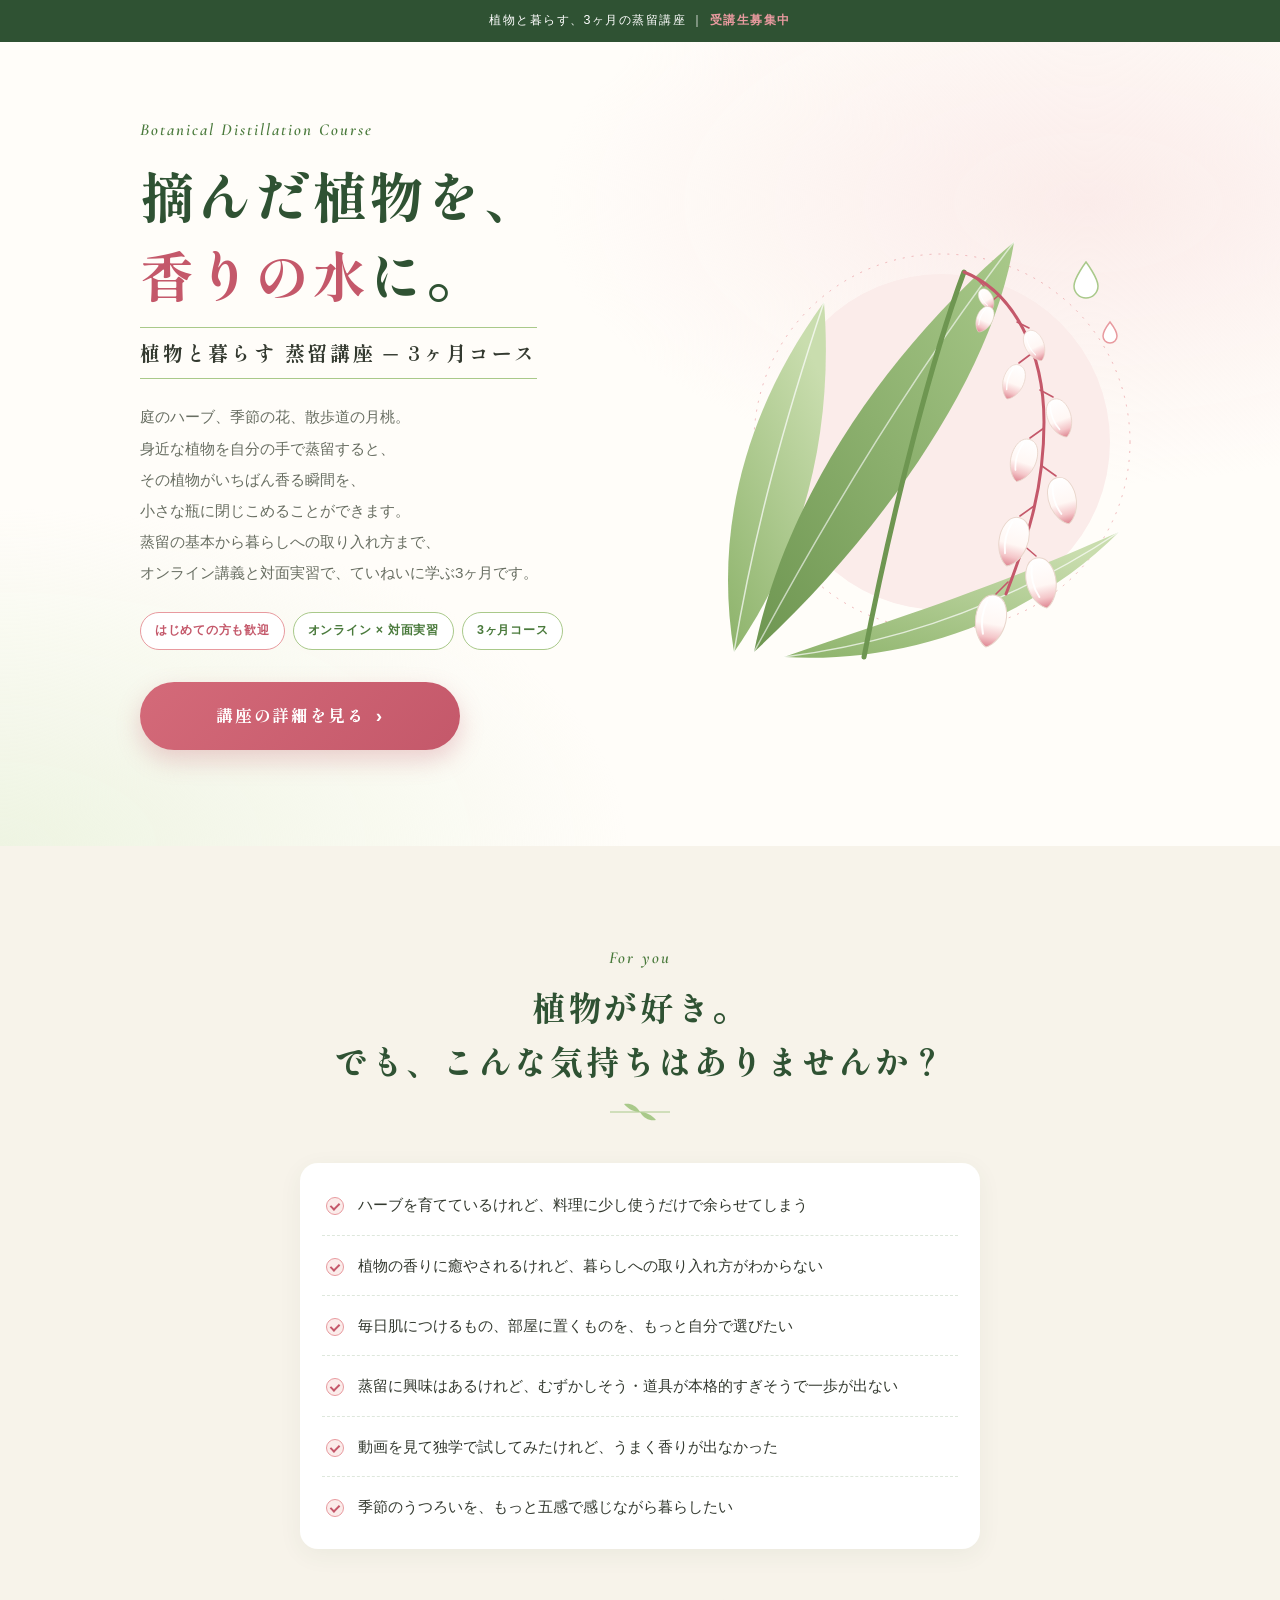
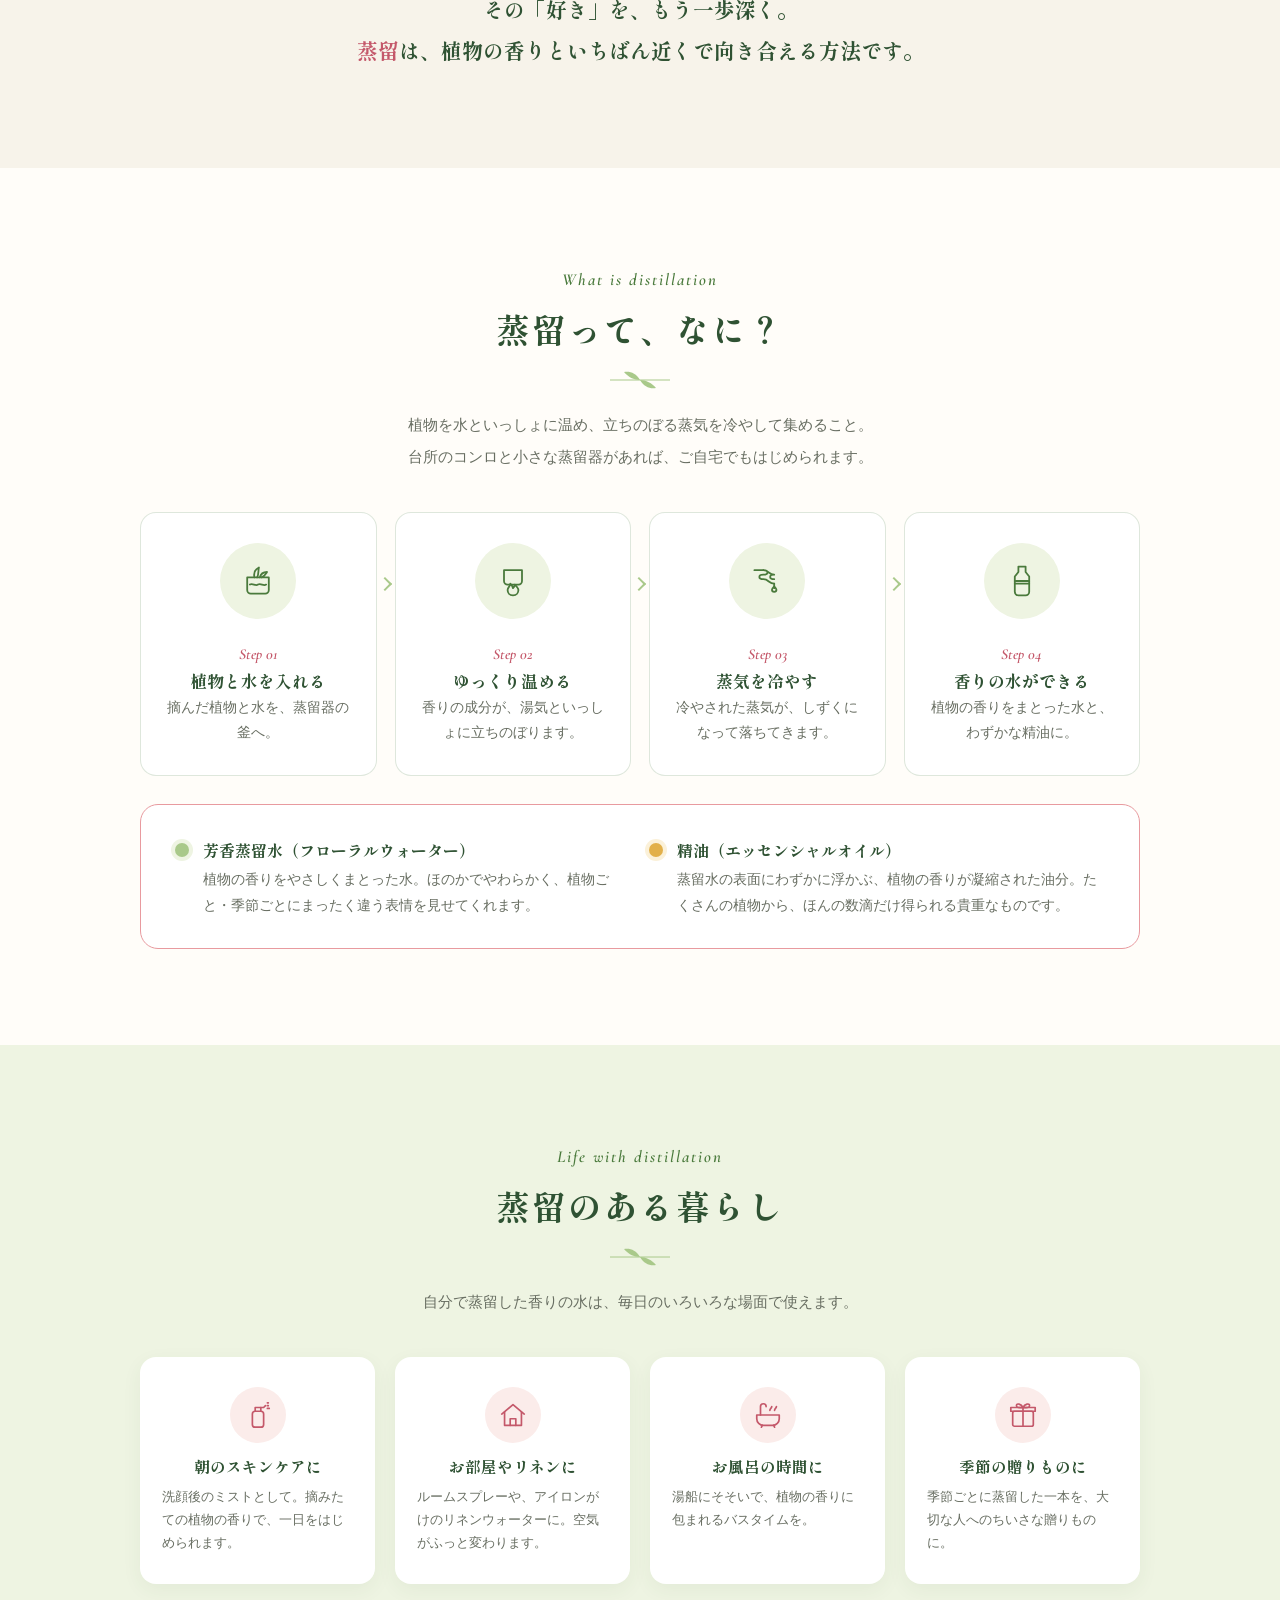
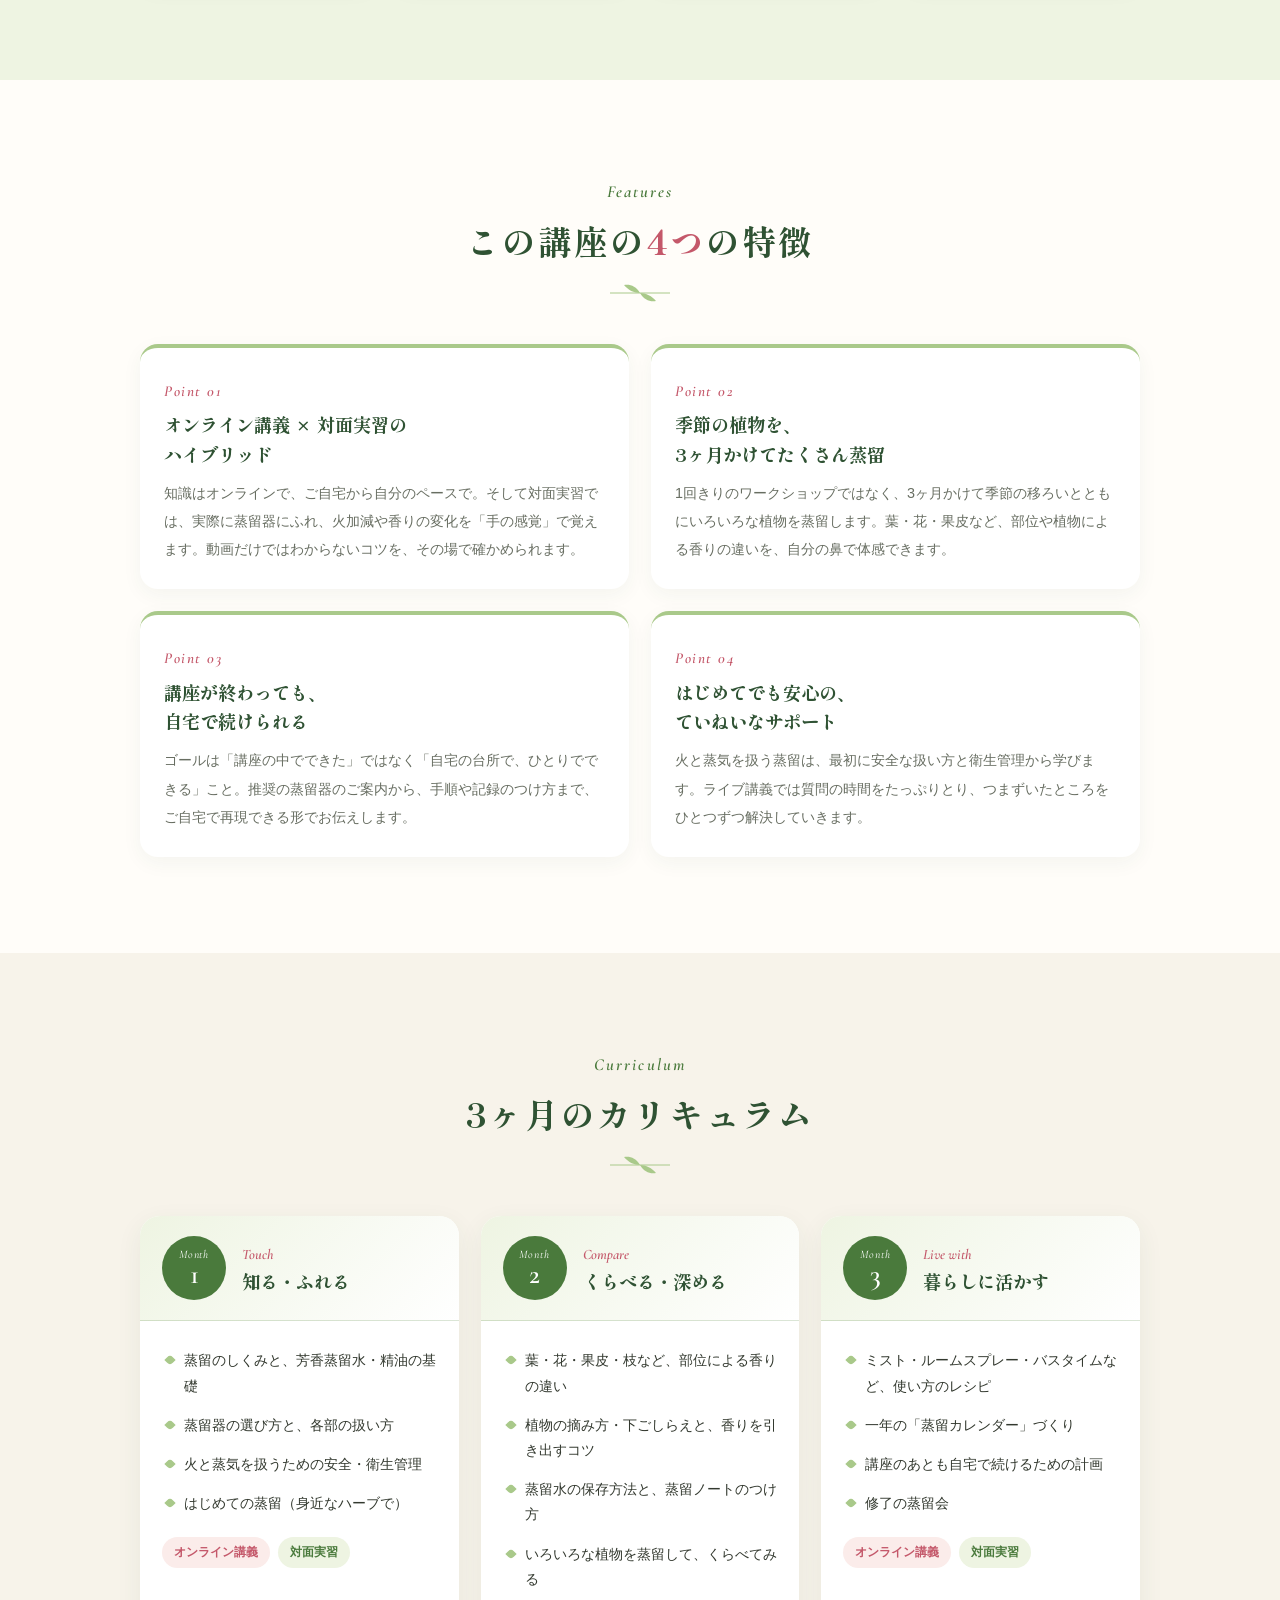
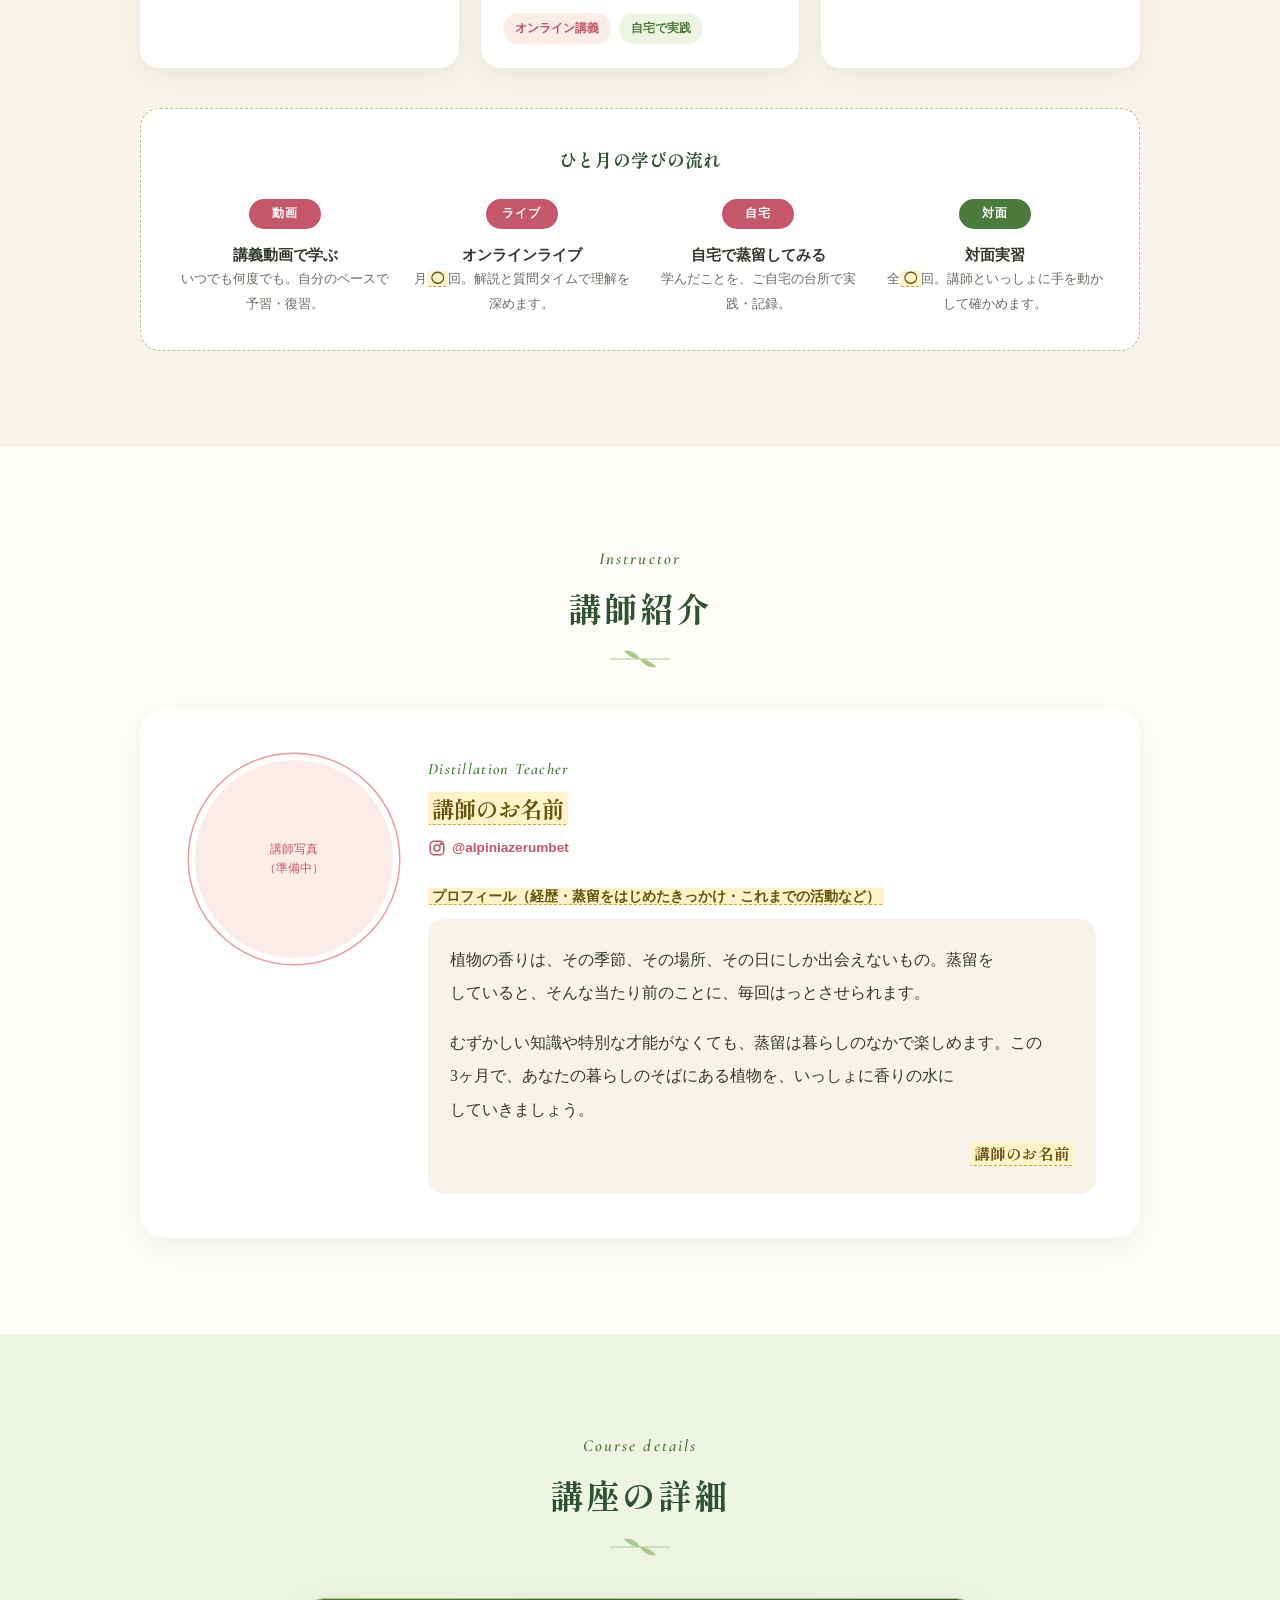
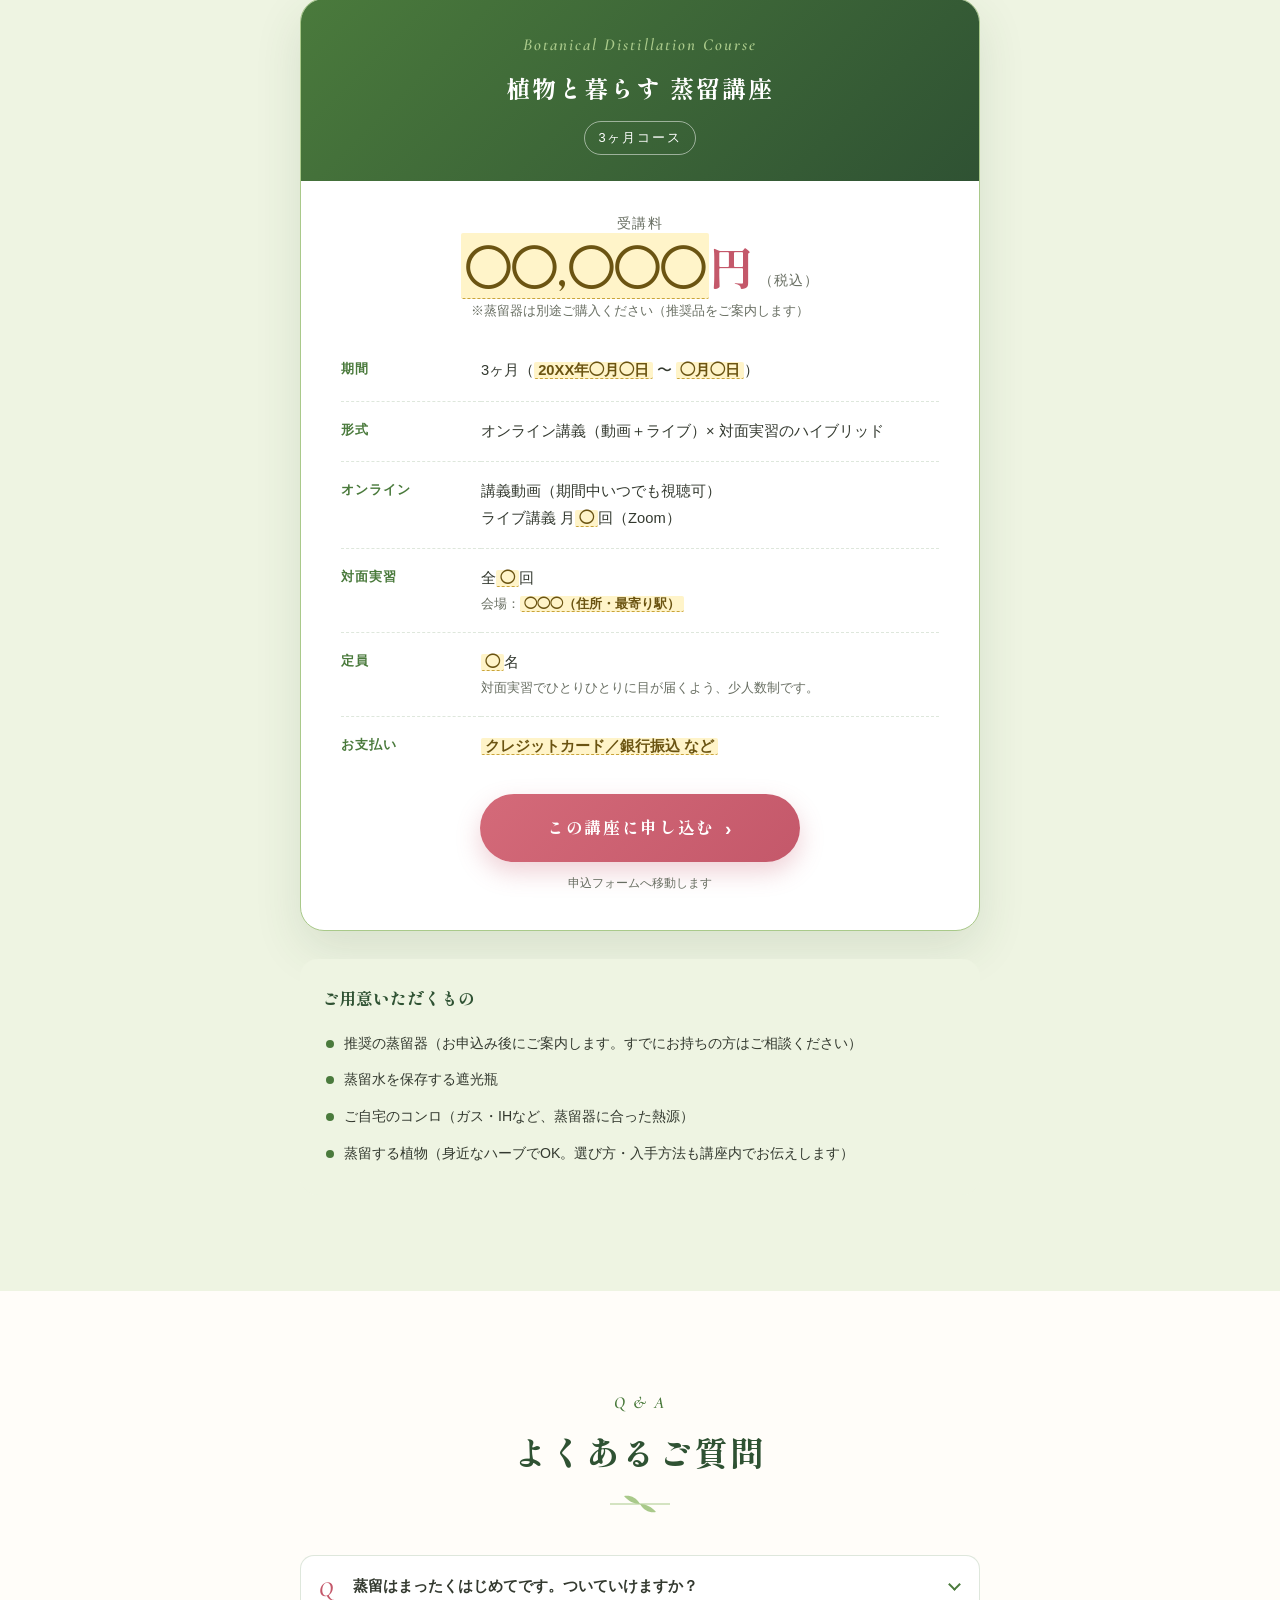
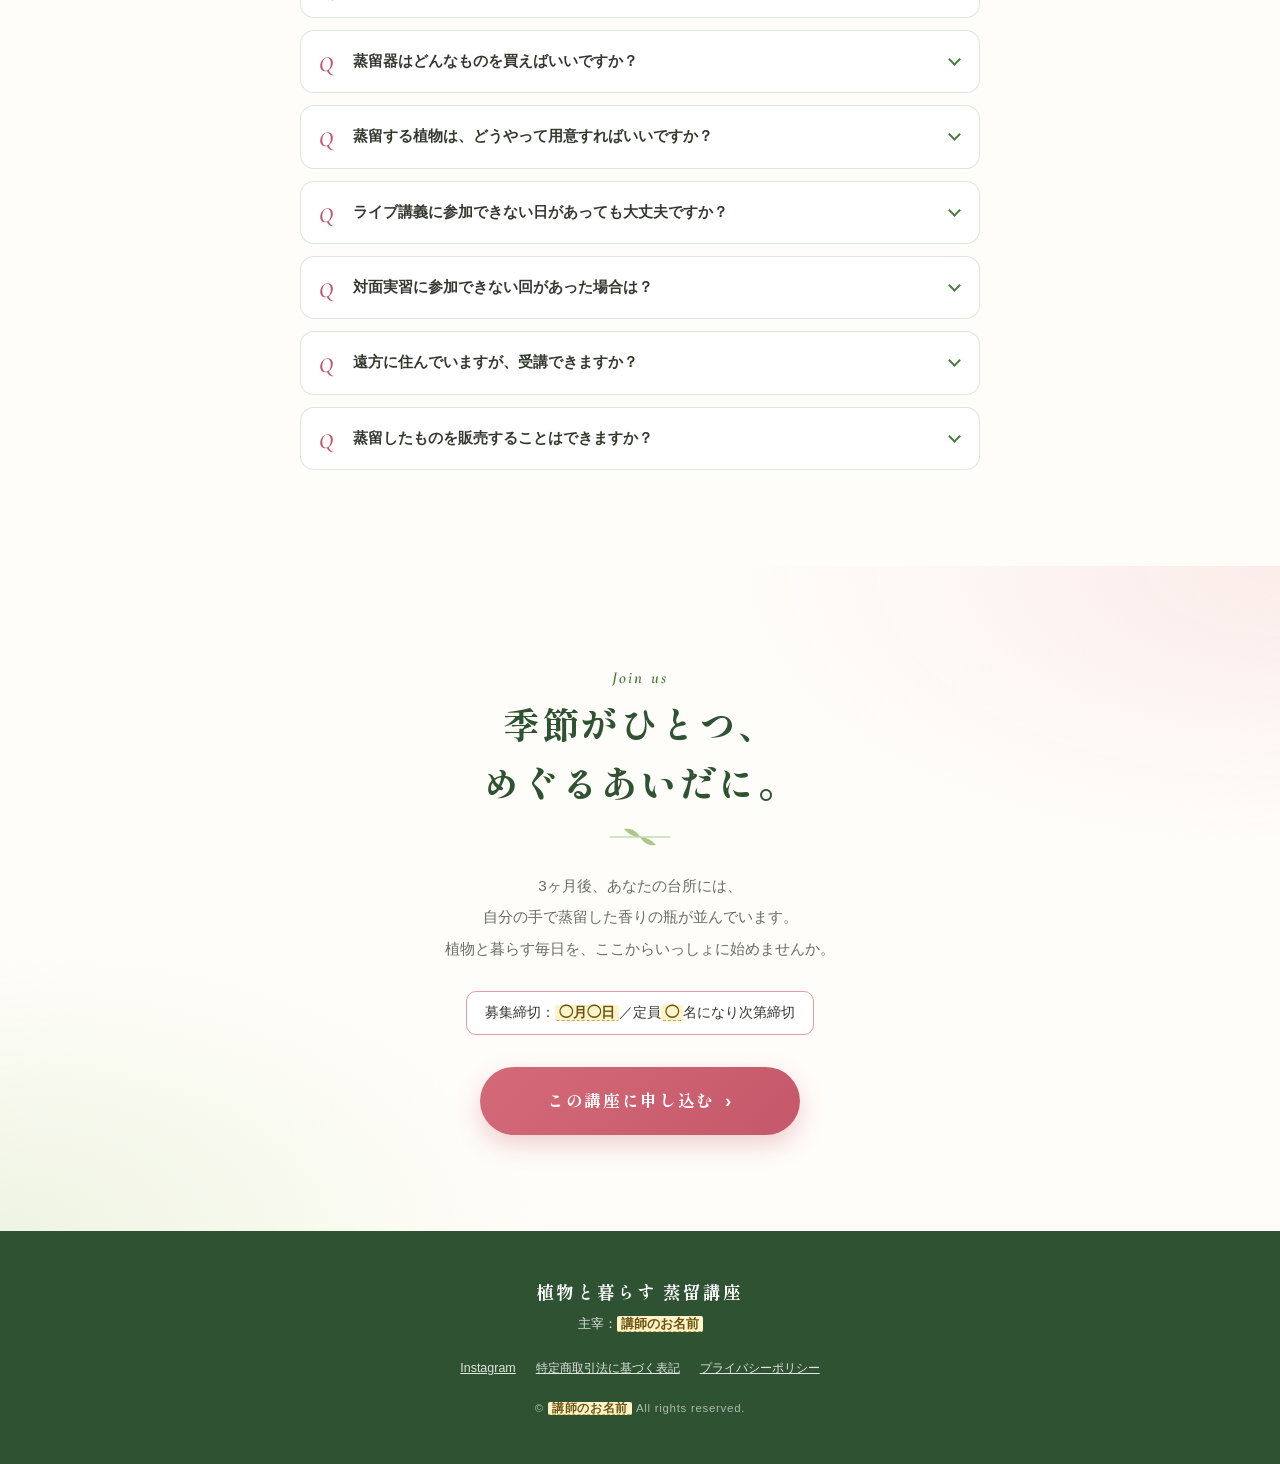
<file: distillation/index.html>
<!DOCTYPE html>
<html lang="ja">
<head>
<meta charset="UTF-8">
<meta name="viewport" content="width=device-width,initial-scale=1">
<title>植物と暮らす蒸留講座｜3ヶ月コース</title>
<meta name="description" content="身近な植物やハーブを自分の手で蒸留し、香りを暮らしに取り入れる3ヶ月の講座。オンライン講義と対面実習のハイブリッドで、はじめての方もていねいに学べます。">
<meta property="og:title" content="植物と暮らす蒸留講座｜3ヶ月コース">
<meta property="og:description" content="摘んだ植物を、香りの水に。オンライン講義＋対面実習で学ぶ、3ヶ月の蒸留講座。">
<meta property="og:type" content="website">
<link rel="preconnect" href="https://fonts.googleapis.com">
<link rel="preconnect" href="https://fonts.gstatic.com" crossorigin>
<link href="https://fonts.googleapis.com/css2?family=Shippori+Mincho+B1:wght@500;700;800&family=Zen+Kaku+Gothic+New:wght@400;500;700&family=Cormorant+Garamond:ital,wght@1,500;1,600&display=swap" rel="stylesheet">
<style>
/* ============================================================
   植物と暮らす蒸留講座 — LP
   Palette: 月桃（白 × 若葉色 × 桃色）
   ============================================================ */
*,*::before,*::after{margin:0;padding:0;box-sizing:border-box}
:root{
  --white:#FFFDF9;
  --cream:#F7F3EA;
  --leaf-deep:#2F5233;
  --leaf:#4A7A3C;
  --wakaba:#A9C98A;
  --wakaba-pale:#EEF4E2;
  --momo:#E89A9F;
  --momo-deep:#C4586A;
  --momo-pale:#FBECEA;
  --kiiro:#E2B04A;
  --ink:#33392F;
  --muted:#686E62;
  --line:rgba(74,122,60,.18);
  --serif:"Shippori Mincho B1","Hiragino Mincho ProN","Yu Mincho",serif;
  --sans:"Zen Kaku Gothic New","Hiragino Kaku Gothic ProN","Yu Gothic",sans-serif;
  --en:"Cormorant Garamond",serif;
}
html{scroll-behavior:smooth;font-size:16px}
body{
  font-family:var(--sans);background:var(--white);color:var(--ink);
  line-height:1.9;overflow-x:hidden;-webkit-font-smoothing:antialiased;
}
img,svg{max-width:100%;display:block}
a{color:inherit}
.wrap{max-width:1040px;margin:0 auto;padding:0 20px}
.wrap-narrow{max-width:720px;margin:0 auto;padding:0 20px}
.sp-only{display:inline}
h1,h2,h3,h4,.lead,.sec-lead,.bridge,.message,.btn-note,.note{word-break:auto-phrase}
@media(min-width:768px){.sp-only{display:none}}

/* 要確認（仮）の箇所。内容が確定したらこのクラスごと外す */
.tbd{
  background:#FFF4C9;border-bottom:1px dashed #C9A43A;
  padding:0 4px;border-radius:2px;color:#6B5412;font-weight:700;
}

/* ===== Top bar ===== */
.topbar{
  background:var(--leaf-deep);color:#fff;text-align:center;
  padding:9px 16px;font-size:.78rem;letter-spacing:.12em;
}
.topbar b{color:var(--momo);font-weight:700}

/* ===== Hero ===== */
.hero{
  position:relative;overflow:hidden;
  background:
    radial-gradient(ellipse 60% 50% at 85% 20%,var(--momo-pale) 0%,transparent 70%),
    radial-gradient(ellipse 70% 60% at 0% 100%,var(--wakaba-pale) 0%,transparent 70%),
    var(--white);
  padding:40px 0 64px;
}
.hero-grid{display:grid;gap:8px;align-items:center}
.hero-art{max-width:250px;margin:0 auto;width:100%}
.hero-copy{text-align:center}
.eyebrow{
  font-family:var(--en);font-style:italic;font-weight:600;
  color:var(--leaf);letter-spacing:.12em;font-size:1.05rem;
}
.hero h1{
  font-family:var(--serif);font-weight:800;color:var(--leaf-deep);
  font-size:clamp(2rem,7.4vw,3.4rem);line-height:1.45;letter-spacing:.06em;
  margin:10px 0 14px;
}
.hero h1 .momo{color:var(--momo-deep)}
.hero .course-name{
  display:inline-block;font-family:var(--serif);font-weight:700;
  color:var(--ink);font-size:clamp(1rem,3.6vw,1.25rem);letter-spacing:.14em;
  padding:6px 0;border-top:1px solid var(--wakaba);border-bottom:1px solid var(--wakaba);
}
.hero .lead{
  margin:22px auto 0;max-width:520px;color:var(--muted);
  font-size:.95rem;line-height:2.05;
}
.badges{display:flex;flex-wrap:wrap;gap:8px;justify-content:center;margin-top:24px}
.badge{
  font-size:.78rem;font-weight:700;letter-spacing:.06em;
  padding:6px 14px;border-radius:999px;background:#fff;
  border:1px solid var(--wakaba);color:var(--leaf);
}
.badge.momo{border-color:var(--momo);color:var(--momo-deep)}
@media(min-width:880px){
  .hero{padding:72px 0 96px}
  .hero-grid{grid-template-columns:1.1fr .9fr;gap:40px}
  .hero-copy{text-align:left;order:1}
  .hero-art{order:2;max-width:420px}
  .hero .lead{margin-left:0}
  .badges{justify-content:flex-start}
  .hero .cta-wrap{text-align:left}
}

/* ===== Buttons ===== */
.cta-wrap{text-align:center;margin-top:32px}
.btn{
  display:inline-flex;align-items:center;justify-content:center;gap:10px;
  min-width:min(100%,320px);padding:18px 36px;border-radius:999px;
  font-family:var(--serif);font-weight:800;font-size:1.05rem;letter-spacing:.1em;
  text-decoration:none;color:#fff;
  background:linear-gradient(135deg,#D46A79 0%,var(--momo-deep) 100%);
  box-shadow:0 10px 24px rgba(196,88,106,.28);
  transition:transform .2s,box-shadow .2s;
}
.btn:hover{transform:translateY(-2px);box-shadow:0 14px 30px rgba(196,88,106,.34)}
.btn .arrow{font-family:var(--sans);font-size:1.2rem;line-height:1}
.btn-note{display:block;margin-top:10px;font-size:.78rem;color:var(--muted)}

/* ===== Section common ===== */
section{padding:72px 0;position:relative}
section.cream{background:var(--cream)}
section.leaf{background:var(--wakaba-pale)}
.sec-head{text-align:center;margin-bottom:40px}
.sec-head .eyebrow{display:block;margin-bottom:6px}
.sec-title{
  font-family:var(--serif);font-weight:800;color:var(--leaf-deep);
  font-size:clamp(1.45rem,4.6vw,2.1rem);line-height:1.6;letter-spacing:.06em;
}
.sec-title .momo{color:var(--momo-deep)}
.sprig{display:block;width:64px;height:22px;margin:14px auto 0;color:var(--wakaba)}
.sec-lead{
  max-width:600px;margin:18px auto 0;color:var(--muted);font-size:.95rem;line-height:2.05;
}
@media(min-width:768px){section{padding:96px 0}}

/* ===== Empathy ===== */
.worries{
  list-style:none;background:#fff;border-radius:18px;padding:12px 22px;
  box-shadow:0 6px 24px rgba(47,82,51,.06);
}
.worries li{
  position:relative;padding:16px 0 16px 36px;font-size:.95rem;line-height:1.8;
  border-bottom:1px dashed var(--line);
}
.worries li:last-child{border-bottom:none}
.worries li::before{
  content:"";position:absolute;left:4px;top:22px;width:18px;height:18px;border-radius:50%;
  background:var(--momo-pale);border:1.5px solid var(--momo);
}
.worries li::after{
  content:"";position:absolute;left:10px;top:26px;width:6px;height:9px;
  border:solid var(--momo-deep);border-width:0 2px 2px 0;transform:rotate(45deg);
}
.bridge{
  text-align:center;margin-top:40px;font-family:var(--serif);font-weight:700;
  color:var(--leaf-deep);font-size:clamp(1.05rem,3.8vw,1.3rem);line-height:2;
}
.bridge .momo{color:var(--momo-deep)}

/* ===== About distillation ===== */
.flow{display:grid;gap:14px;counter-reset:flow}
.flow-step{
  background:#fff;border-radius:16px;padding:22px 20px;
  display:grid;grid-template-columns:64px 1fr;gap:16px;align-items:center;
  border:1px solid var(--line);position:relative;
}
.flow-step .ico{
  width:64px;height:64px;border-radius:50%;background:var(--wakaba-pale);
  display:flex;align-items:center;justify-content:center;color:var(--leaf);
}
.flow-step .ico svg{width:36px;height:36px}
.flow-step .num{
  font-family:var(--en);font-style:italic;color:var(--momo-deep);font-size:.95rem;font-weight:600;
}
.flow-step h3{font-family:var(--serif);font-weight:800;color:var(--leaf-deep);font-size:1.05rem;line-height:1.5}
.flow-step p{font-size:.85rem;color:var(--muted);line-height:1.8;margin-top:2px}
@media(min-width:880px){
  .flow{grid-template-columns:repeat(4,1fr);gap:18px}
  .flow-step{grid-template-columns:1fr;text-align:center;padding:30px 20px}
  .flow-step .ico{margin:0 auto 4px;width:76px;height:76px}
  .flow-step:not(:last-child)::after{
    content:"";position:absolute;right:-14px;top:66px;width:10px;height:10px;
    border:solid var(--wakaba);border-width:2px 2px 0 0;transform:rotate(45deg);
  }
}
.result{
  margin-top:28px;background:#fff;border-radius:18px;padding:26px 22px;
  display:grid;gap:18px;border:1.5px solid var(--momo);
}
.result-item{display:flex;gap:14px;align-items:flex-start}
.result-item .dot{
  flex-shrink:0;width:14px;height:14px;border-radius:50%;margin-top:8px;
  background:var(--wakaba);box-shadow:0 0 0 4px var(--wakaba-pale);
}
.result-item .dot.oil{background:var(--kiiro);box-shadow:0 0 0 4px #FBF1D9}
.result-item h4{font-family:var(--serif);font-weight:800;color:var(--leaf-deep);font-size:1rem}
.result-item p{font-size:.88rem;color:var(--muted);line-height:1.85}
@media(min-width:768px){.result{grid-template-columns:1fr 1fr;padding:30px 34px}}

/* ===== Life cards ===== */
.life-grid{display:grid;gap:16px;grid-template-columns:1fr 1fr}
.life-card{
  background:#fff;border-radius:16px;padding:22px 16px;text-align:center;
  box-shadow:0 6px 20px rgba(47,82,51,.06);
}
.life-card .ico{
  width:56px;height:56px;margin:0 auto 12px;border-radius:50%;
  background:var(--momo-pale);color:var(--momo-deep);
  display:flex;align-items:center;justify-content:center;
}
.life-card .ico svg{width:30px;height:30px}
.life-card h3{font-family:var(--serif);font-weight:800;color:var(--leaf-deep);font-size:.98rem;line-height:1.5;margin-bottom:6px}
.life-card p{font-size:.8rem;color:var(--muted);line-height:1.8;text-align:left}
@media(min-width:880px){.life-grid{grid-template-columns:repeat(4,1fr);gap:20px}.life-card{padding:30px 22px}}

/* ===== Features ===== */
.features{display:grid;gap:18px}
.feature{
  background:#fff;border-radius:18px;padding:28px 24px 26px;position:relative;
  border-top:4px solid var(--wakaba);box-shadow:0 6px 20px rgba(47,82,51,.05);
}
.feature .no{
  font-family:var(--en);font-style:italic;font-weight:600;color:var(--momo-deep);
  font-size:.95rem;letter-spacing:.1em;
}
.feature h3{
  font-family:var(--serif);font-weight:800;color:var(--leaf-deep);
  font-size:1.15rem;line-height:1.6;margin:4px 0 10px;
}
.feature p{font-size:.9rem;color:var(--muted);line-height:1.95}
@media(min-width:768px){.features{grid-template-columns:1fr 1fr;gap:22px}}

/* ===== Curriculum ===== */
.month-list{display:grid;gap:22px}
.month{
  background:#fff;border-radius:20px;overflow:hidden;
  box-shadow:0 8px 26px rgba(47,82,51,.07);
}
.month-head{
  display:flex;align-items:center;gap:16px;padding:20px 22px;
  background:linear-gradient(135deg,var(--wakaba-pale) 0%,#fff 100%);
  border-bottom:1px solid var(--line);
}
.month-head .m{
  flex-shrink:0;width:64px;height:64px;border-radius:50%;background:var(--leaf);color:#fff;
  display:flex;flex-direction:column;align-items:center;justify-content:center;line-height:1;
}
.month-head .m small{font-family:var(--en);font-style:italic;font-size:.72rem;letter-spacing:.08em}
.month-head .m b{font-family:var(--en);font-size:1.7rem;font-weight:600}
.month-head .theme{font-family:var(--en);font-style:italic;color:var(--momo-deep);font-size:.9rem;font-weight:600}
.month-head h3{font-family:var(--serif);font-weight:800;color:var(--leaf-deep);font-size:1.15rem;line-height:1.5}
.month-body{padding:20px 22px 24px}
.month-body ul{list-style:none}
.month-body li{
  position:relative;padding:7px 0 7px 22px;font-size:.9rem;line-height:1.75;
}
.month-body li::before{
  content:"";position:absolute;left:4px;top:15px;width:8px;height:8px;border-radius:50% 0;
  background:var(--wakaba);transform:rotate(45deg);
}
.tag-row{display:flex;flex-wrap:wrap;gap:8px;margin-top:14px}
.tag{
  font-size:.75rem;font-weight:700;padding:4px 12px;border-radius:999px;
  background:var(--wakaba-pale);color:var(--leaf);
}
.tag.momo{background:var(--momo-pale);color:var(--momo-deep)}
@media(min-width:880px){.month-list{grid-template-columns:repeat(3,1fr)}}

/* monthly rhythm */
.rhythm{
  margin-top:40px;background:#fff;border-radius:20px;padding:28px 22px;
  border:1.5px dashed var(--wakaba);
}
.rhythm h3{
  text-align:center;font-family:var(--serif);font-weight:800;color:var(--leaf-deep);
  font-size:1.1rem;margin-bottom:20px;
}
.rhythm ol{list-style:none;display:grid;gap:12px}
.rhythm li{display:flex;gap:14px;align-items:flex-start}
.rhythm .step{
  flex-shrink:0;min-width:72px;text-align:center;font-size:.72rem;font-weight:700;
  letter-spacing:.08em;color:#fff;background:var(--momo-deep);border-radius:999px;padding:4px 10px;margin-top:3px;
}
.rhythm li.offline .step{background:var(--leaf)}
.rhythm h4{font-size:.95rem;font-weight:700;color:var(--ink);line-height:1.6}
.rhythm p{font-size:.84rem;color:var(--muted);line-height:1.8}
@media(min-width:880px){
  .rhythm{padding:34px 36px}
  .rhythm ol{grid-template-columns:repeat(4,1fr);gap:20px}
  .rhythm li{flex-direction:column;align-items:center;text-align:center}
}

/* ===== Instructor ===== */
.teacher{
  background:#fff;border-radius:24px;padding:30px 22px;
  box-shadow:0 10px 30px rgba(47,82,51,.08);display:grid;gap:24px;
}
.teacher-photo{
  width:180px;height:180px;margin:0 auto;border-radius:50%;overflow:hidden;
  background:var(--momo-pale);border:6px solid #fff;box-shadow:0 0 0 1.5px var(--momo);
  display:flex;align-items:center;justify-content:center;color:var(--momo-deep);
  font-size:.75rem;text-align:center;line-height:1.6;
}
.teacher-photo img{width:100%;height:100%;object-fit:cover}
.teacher .role{font-family:var(--en);font-style:italic;color:var(--leaf);font-weight:600;letter-spacing:.08em}
.teacher h3{font-family:var(--serif);font-weight:800;color:var(--leaf-deep);font-size:1.4rem;margin:2px 0 6px}
.teacher .insta{
  display:inline-flex;align-items:center;gap:6px;font-size:.85rem;font-weight:700;
  color:var(--momo-deep);text-decoration:none;
}
.teacher .insta svg{width:18px;height:18px}
.teacher .profile{margin-top:14px;font-size:.9rem;line-height:2}
.message{
  margin-top:8px;padding:24px 22px;border-radius:16px;background:var(--cream);
  font-family:var(--serif);font-size:.98rem;line-height:2.15;color:var(--ink);
}
.message p+p{margin-top:1em}
.message .sign{text-align:right;margin-top:10px;font-weight:700;color:var(--leaf-deep)}
@media(min-width:768px){
  .teacher{grid-template-columns:220px 1fr;padding:44px 44px;align-items:start}
  .teacher-photo{width:210px;height:210px}
}

/* ===== Details / Price ===== */
.plan{
  background:#fff;border-radius:24px;overflow:hidden;
  box-shadow:0 18px 48px rgba(47,82,51,.12);border:1.5px solid var(--wakaba);
}
.plan-head{
  text-align:center;padding:30px 20px 26px;color:#fff;
  background:linear-gradient(135deg,var(--leaf) 0%,var(--leaf-deep) 100%);
  position:relative;
}
.plan-head .eyebrow{color:var(--wakaba)}
.plan-head h3{font-family:var(--serif);font-weight:800;font-size:1.5rem;letter-spacing:.08em;margin-top:4px}
.plan-head .period{display:inline-block;margin-top:10px;font-size:.8rem;letter-spacing:.14em;padding:4px 14px;border:1px solid rgba(255,255,255,.5);border-radius:999px}
.price{
  text-align:center;padding:30px 20px 8px;
}
.price .label{font-size:.85rem;color:var(--muted);letter-spacing:.1em}
.price .amount{
  font-family:var(--serif);font-weight:800;color:var(--momo-deep);
  font-size:clamp(2rem,8vw,2.8rem);line-height:1.3;letter-spacing:.02em;
}
.price .amount small{font-size:.9rem;color:var(--muted);font-weight:500;margin-left:4px}
.price .note{font-size:.8rem;color:var(--muted);margin-top:4px}
.spec{padding:10px 22px 8px}
.spec dl{display:grid;grid-template-columns:1fr}
.spec dt{
  font-size:.8rem;font-weight:700;color:var(--leaf);letter-spacing:.08em;padding-top:14px;
}
.spec dd{font-size:.92rem;line-height:1.85;padding-bottom:14px;border-bottom:1px dashed var(--line)}
.spec dd:last-of-type{border-bottom:none}
.spec dd small{display:block;color:var(--muted);font-size:.8rem}
@media(min-width:640px){
  .spec{padding:10px 40px 8px}
  .spec dl{grid-template-columns:140px 1fr}
  .spec dt{padding:16px 0;border-bottom:1px dashed var(--line)}
  .spec dd{padding:16px 0}
  .spec dt:nth-last-of-type(1){border-bottom:none}
}
.plan .cta-wrap{margin:10px 0 0;padding:0 20px 34px}
.prepare{
  margin-top:28px;background:var(--wakaba-pale);border-radius:18px;padding:24px 22px;
}
.prepare h3{font-family:var(--serif);font-weight:800;color:var(--leaf-deep);font-size:1.05rem;margin-bottom:10px}
.prepare ul{list-style:none}
.prepare li{position:relative;padding:6px 0 6px 22px;font-size:.88rem;line-height:1.75}
.prepare li::before{content:"";position:absolute;left:4px;top:15px;width:8px;height:8px;border-radius:50%;background:var(--leaf)}

/* ===== FAQ ===== */
.faq{display:grid;gap:12px}
.faq details{background:#fff;border-radius:14px;border:1px solid var(--line);overflow:hidden}
.faq summary{
  list-style:none;cursor:pointer;padding:18px 48px 18px 52px;position:relative;
  font-weight:700;font-size:.93rem;line-height:1.7;color:var(--ink);
}
.faq summary::-webkit-details-marker{display:none}
.faq summary::before{
  content:"Q";position:absolute;left:18px;top:15px;font-family:var(--en);font-style:italic;
  font-size:1.35rem;font-weight:600;color:var(--momo-deep);
}
.faq summary::after{
  content:"";position:absolute;right:20px;top:24px;width:9px;height:9px;
  border:solid var(--leaf);border-width:0 2px 2px 0;transform:rotate(45deg);transition:transform .2s;
}
.faq details[open] summary::after{transform:rotate(-135deg);top:28px}
.faq .a{
  padding:0 22px 20px 52px;font-size:.88rem;line-height:1.95;color:var(--muted);position:relative;
}
.faq .a::before{
  content:"A";position:absolute;left:19px;top:-4px;font-family:var(--en);font-style:italic;
  font-size:1.35rem;font-weight:600;color:var(--leaf);
}

/* ===== Final CTA ===== */
.final{
  text-align:center;overflow:hidden;
  background:
    radial-gradient(ellipse 60% 60% at 100% 0%,var(--momo-pale) 0%,transparent 70%),
    radial-gradient(ellipse 60% 60% at 0% 100%,var(--wakaba-pale) 0%,transparent 70%),
    var(--white);
}
.final .sec-title{font-size:clamp(1.5rem,5.2vw,2.3rem)}
.final p.lead{margin:22px auto 0;max-width:520px;color:var(--muted);line-height:2.1;font-size:.95rem}
.final .deadline{
  display:inline-block;margin-top:26px;padding:8px 18px;border-radius:10px;
  background:#fff;border:1px solid var(--momo);font-size:.85rem;color:var(--ink);
}

/* ===== Footer ===== */
footer{background:var(--leaf-deep);color:rgba(255,255,255,.85);text-align:center;padding:44px 20px 110px}
footer .logo{font-family:var(--serif);font-weight:700;font-size:1.1rem;letter-spacing:.12em;color:#fff}
footer .by{font-size:.8rem;margin-top:4px}
footer .links{display:flex;flex-wrap:wrap;gap:8px 20px;justify-content:center;margin-top:20px;font-size:.78rem}
footer .links a{color:rgba(255,255,255,.85)}
footer .copy{margin-top:18px;font-size:.72rem;color:rgba(255,255,255,.6);letter-spacing:.06em}
@media(min-width:880px){footer{padding-bottom:44px}}

/* ===== Sticky CTA (mobile) ===== */
.sticky-cta{
  position:fixed;left:0;right:0;bottom:0;z-index:50;padding:10px 14px calc(10px + env(safe-area-inset-bottom));
  background:rgba(255,253,249,.94);backdrop-filter:blur(6px);-webkit-backdrop-filter:blur(6px);
  border-top:1px solid var(--line);
  transform:translateY(110%);transition:transform .3s;
}
.sticky-cta.show{transform:translateY(0)}
.sticky-cta .btn{width:100%;min-width:0;padding:14px 20px;font-size:.98rem}
@media(min-width:880px){.sticky-cta{display:none}}

/* ===== Reveal ===== */
.reveal{opacity:0;transform:translateY(16px);transition:opacity .7s ease,transform .7s ease}
.reveal.in{opacity:1;transform:none}
@media(prefers-reduced-motion:reduce){
  html{scroll-behavior:auto}
  .reveal{opacity:1;transform:none;transition:none}
  .btn,.sticky-cta{transition:none}
}
</style>
</head>
<body>

<!-- 共通パーツ（SVG） -->
<svg width="0" height="0" style="position:absolute" aria-hidden="true">
  <defs>
    <linearGradient id="budGrad" x1="0" y1="0" x2="0" y2="1">
      <stop offset="0" stop-color="#FFFFFF"/>
      <stop offset=".55" stop-color="#FFF7F4"/>
      <stop offset=".8" stop-color="#F4C6C9"/>
      <stop offset="1" stop-color="#DE8591"/>
    </linearGradient>
    <linearGradient id="leafGradA" x1="0" y1="1" x2="1" y2="0">
      <stop offset="0" stop-color="#6E9651"/>
      <stop offset="1" stop-color="#A9C98A"/>
    </linearGradient>
    <linearGradient id="leafGradB" x1="0" y1="1" x2=".6" y2="0">
      <stop offset="0" stop-color="#8DB36B"/>
      <stop offset="1" stop-color="#C9DDAE"/>
    </linearGradient>
    <symbol id="bud" viewBox="-16 -24 32 54" overflow="visible">
      <path d="M0,-22 C12,-22 16,-6 14,6 C12,18 5,26 0,28 C-5,26 -12,18 -14,6 C-16,-6 -12,-22 0,-22Z"
            fill="url(#budGrad)" stroke="#E9D6CC" stroke-width="1"/>
      <path d="M-6,-16 C-9,-6 -9,6 -5,16" fill="none" stroke="#fff" stroke-width="2" stroke-linecap="round" opacity=".9"/>
    </symbol>
    <symbol id="sprig" viewBox="0 0 64 22">
      <path d="M2,11 H62" stroke="currentColor" stroke-width="1"/>
      <path d="M32,11 C28,4 22,2 16,3 C20,8 26,11 32,11Z" fill="currentColor"/>
      <path d="M32,11 C36,18 42,20 48,19 C44,14 38,11 32,11Z" fill="currentColor"/>
    </symbol>
  </defs>
</svg>

<div class="topbar">植物と暮らす、3ヶ月の蒸留講座 ｜ <b>受講生募集中</b></div>

<!-- ============ HERO ============ -->
<header class="hero">
  <div class="wrap hero-grid">
    <div class="hero-art" aria-hidden="true">
      <svg viewBox="0 0 420 460" role="img">
        <circle cx="228" cy="240" r="168" fill="#FBECEA"/>
        <circle cx="228" cy="240" r="188" fill="none" stroke="#E89A9F" stroke-width="1" stroke-dasharray="2 7" opacity=".7"/>
        <!-- leaves -->
        <path d="M20,450 C0,330 30,210 110,100 C120,230 90,350 20,450Z" fill="url(#leafGradB)"/>
        <path d="M20,450 C40,330 70,220 110,100" fill="none" stroke="#fff" stroke-width="1.5" opacity=".7"/>
        <path d="M40,450 C70,300 170,150 300,40 C280,170 170,330 40,450Z" fill="url(#leafGradA)"/>
        <path d="M40,450 C110,320 200,170 300,40" fill="none" stroke="#fff" stroke-width="1.5" opacity=".6"/>
        <path d="M70,455 C170,420 270,390 405,330 C315,420 190,462 70,455Z" fill="url(#leafGradB)"/>
        <path d="M70,455 C190,440 300,400 405,330" fill="none" stroke="#fff" stroke-width="1.5" opacity=".7"/>
        <!-- stems -->
        <path d="M150,455 C180,300 220,150 250,70" fill="none" stroke="#6E9651" stroke-width="5" stroke-linecap="round"/>
        <path d="M250,70 C300,90 330,150 330,220 C330,290 312,340 292,392" fill="none" stroke="#C4586A" stroke-width="3" stroke-linecap="round"/>
        <!-- pedicels -->
        <g stroke="#C4586A" stroke-width="1.6" stroke-linecap="round" fill="none">
          <path d="M262,76 L270,84"/><path d="M284,94 L274,102"/><path d="M303,120 L315,126"/>
          <path d="M317,152 L305,161"/><path d="M326,188 L339,195"/><path d="M330,226 L316,236"/>
          <path d="M328,264 L342,274"/><path d="M320,304 L306,314"/><path d="M308,342 L322,354"/>
          <path d="M294,380 L282,392"/>
        </g>
        <!-- buds -->
        <use href="#bud" x="-16" y="-24" width="32" height="54" transform="translate(272,96) rotate(-30) scale(.45)"/>
        <use href="#bud" x="-16" y="-24" width="32" height="54" transform="translate(271,116) rotate(25) scale(.55)"/>
        <use href="#bud" x="-16" y="-24" width="32" height="54" transform="translate(320,142) rotate(-25) scale(.65)"/>
        <use href="#bud" x="-16" y="-24" width="32" height="54" transform="translate(300,178) rotate(20) scale(.72)"/>
        <use href="#bud" x="-16" y="-24" width="32" height="54" transform="translate(345,214) rotate(-20) scale(.8)"/>
        <use href="#bud" x="-16" y="-24" width="32" height="54" transform="translate(310,256) rotate(18) scale(.88)"/>
        <use href="#bud" x="-16" y="-24" width="32" height="54" transform="translate(348,296) rotate(-15) scale(.95)"/>
        <use href="#bud" x="-16" y="-24" width="32" height="54" transform="translate(300,337) rotate(15) scale(1)"/>
        <use href="#bud" x="-16" y="-24" width="32" height="54" transform="translate(327,378) rotate(-12) scale(1.02)"/>
        <use href="#bud" x="-16" y="-24" width="32" height="54" transform="translate(277,416) rotate(10) scale(1.05)"/>
        <!-- drops -->
        <path d="M372,60 C372,60 360,76 360,84 A12,12 0 0 0 384,84 C384,76 372,60 372,60Z" fill="#fff" stroke="#A9C98A" stroke-width="1.5"/>
        <path d="M396,120 C396,120 389,129 389,134 A7,7 0 0 0 403,134 C403,129 396,120 396,120Z" fill="#fff" stroke="#E89A9F" stroke-width="1.5"/>
      </svg>
    </div>

    <div class="hero-copy">
      <span class="eyebrow">Botanical Distillation Course</span>
      <h1>摘んだ植物を、<br><span class="momo">香りの水</span>に。</h1>
      <div class="course-name">植物と暮らす 蒸留講座 ─ 3ヶ月コース</div>
      <p class="lead">
        庭のハーブ、季節の花、散歩道の月桃。<br>
        身近な植物を自分の手で蒸留すると、<br>
        その植物がいちばん香る瞬間を、<br>
        小さな瓶に閉じこめることができます。<br>
        蒸留の基本から暮らしへの取り入れ方まで、<br>
        オンライン講義と対面実習で、<br class="sp-only">ていねいに学ぶ3ヶ月です。
      </p>
      <div class="badges">
        <span class="badge momo">はじめての方も歓迎</span>
        <span class="badge">オンライン × 対面実習</span>
        <span class="badge">3ヶ月コース</span>
      </div>
      <div class="cta-wrap">
        <a href="#plan" class="btn">講座の詳細を見る <span class="arrow">›</span></a>
      </div>
    </div>
  </div>
</header>

<!-- ============ EMPATHY ============ -->
<section class="cream">
  <div class="wrap-narrow">
    <div class="sec-head reveal">
      <span class="eyebrow">For you</span>
      <h2 class="sec-title">植物が好き。<br>でも、こんな気持ちは<br class="sp-only">ありませんか？</h2>
      <svg class="sprig"><use href="#sprig"/></svg>
    </div>
    <ul class="worries reveal">
      <li>ハーブを育てているけれど、料理に少し使うだけで余らせてしまう</li>
      <li>植物の香りに癒やされるけれど、暮らしへの取り入れ方がわからない</li>
      <li>毎日肌につけるもの、部屋に置くものを、もっと自分で選びたい</li>
      <li>蒸留に興味はあるけれど、むずかしそう・道具が本格的すぎそうで一歩が出ない</li>
      <li>動画を見て独学で試してみたけれど、うまく香りが出なかった</li>
      <li>季節のうつろいを、もっと五感で感じながら暮らしたい</li>
    </ul>
    <p class="bridge reveal">
      その「好き」を、もう一歩深く。<br>
      <span class="momo">蒸留</span>は、植物の香りと<br class="sp-only">いちばん近くで向き合える方法です。
    </p>
  </div>
</section>

<!-- ============ ABOUT DISTILLATION ============ -->
<section>
  <div class="wrap">
    <div class="sec-head reveal">
      <span class="eyebrow">What is distillation</span>
      <h2 class="sec-title">蒸留って、なに？</h2>
      <svg class="sprig"><use href="#sprig"/></svg>
      <p class="sec-lead">
        植物を水といっしょに温め、<br class="sp-only">立ちのぼる蒸気を冷やして集めること。<br>
        台所のコンロと小さな蒸留器があれば、<br class="sp-only">ご自宅でもはじめられます。
      </p>
    </div>

    <div class="flow reveal">
      <div class="flow-step">
        <div class="ico" aria-hidden="true">
          <svg viewBox="0 0 40 40" fill="none" stroke="currentColor" stroke-width="2" stroke-linecap="round" stroke-linejoin="round">
            <path d="M8 16h24v14a4 4 0 0 1-4 4H12a4 4 0 0 1-4-4z"/><path d="M11 24c3-2 6 2 9 0s6 2 9 0"/>
            <path d="M16 16c-1-5 1-9 5-11-1 4 0 8-2 11"/><path d="M22 16c1-4 4-6 8-6-2 3-3 5-6 6"/>
          </svg>
        </div>
        <div>
          <span class="num">Step 01</span>
          <h3>植物と水を入れる</h3>
          <p>摘んだ植物と水を、蒸留器の釜へ。</p>
        </div>
      </div>
      <div class="flow-step">
        <div class="ico" aria-hidden="true">
          <svg viewBox="0 0 40 40" fill="none" stroke="currentColor" stroke-width="2" stroke-linecap="round" stroke-linejoin="round">
            <path d="M10 8h20v12a4 4 0 0 1-4 4H14a4 4 0 0 1-4-4z"/>
            <path d="M20 36c-4 0-6-3-6-6 0-3 3-4 3-7 2 2 3 3 3 5 1-1 2-2 2-4 2 2 4 4 4 6 0 3-2 6-6 6z"/>
          </svg>
        </div>
        <div>
          <span class="num">Step 02</span>
          <h3>ゆっくり温める</h3>
          <p>香りの成分が、湯気といっしょに立ちのぼります。</p>
        </div>
      </div>
      <div class="flow-step">
        <div class="ico" aria-hidden="true">
          <svg viewBox="0 0 40 40" fill="none" stroke="currentColor" stroke-width="2" stroke-linecap="round" stroke-linejoin="round">
            <path d="M6 8h10"/><path d="M16 8c6 0 6 5 12 5M16 8c6 0 6 5 0 5s-6 5 0 5 6 5 12 5M28 13c-6 0-6 5 0 5"/>
            <path d="M28 23v5"/><path d="M28 32c-1.5 0-2.5-1-2.5-2.2 0-1.3 2.5-3.8 2.5-3.8s2.5 2.5 2.5 3.8c0 1.2-1 2.2-2.5 2.2z"/>
          </svg>
        </div>
        <div>
          <span class="num">Step 03</span>
          <h3>蒸気を冷やす</h3>
          <p>冷やされた蒸気が、しずくになって落ちてきます。</p>
        </div>
      </div>
      <div class="flow-step">
        <div class="ico" aria-hidden="true">
          <svg viewBox="0 0 40 40" fill="none" stroke="currentColor" stroke-width="2" stroke-linecap="round" stroke-linejoin="round">
            <path d="M16 4h8v6l4 5v17a4 4 0 0 1-4 4h-8a4 4 0 0 1-4-4V15l4-5z"/><path d="M12 20h16"/><path d="M12 23h16"/>
          </svg>
        </div>
        <div>
          <span class="num">Step 04</span>
          <h3>香りの水ができる</h3>
          <p>植物の香りをまとった水と、わずかな精油に。</p>
        </div>
      </div>
    </div>

    <div class="result reveal">
      <div class="result-item">
        <span class="dot" aria-hidden="true"></span>
        <div>
          <h4>芳香蒸留水（フローラルウォーター）</h4>
          <p>植物の香りをやさしくまとった水。ほのかでやわらかく、植物ごと・季節ごとにまったく違う表情を見せてくれます。</p>
        </div>
      </div>
      <div class="result-item">
        <span class="dot oil" aria-hidden="true"></span>
        <div>
          <h4>精油（エッセンシャルオイル）</h4>
          <p>蒸留水の表面にわずかに浮かぶ、植物の香りが凝縮された油分。たくさんの植物から、ほんの数滴だけ得られる貴重なものです。</p>
        </div>
      </div>
    </div>
  </div>
</section>

<!-- ============ LIFE ============ -->
<section class="leaf">
  <div class="wrap">
    <div class="sec-head reveal">
      <span class="eyebrow">Life with distillation</span>
      <h2 class="sec-title">蒸留のある暮らし</h2>
      <svg class="sprig"><use href="#sprig"/></svg>
      <p class="sec-lead">自分で蒸留した香りの水は、<br class="sp-only">毎日のいろいろな場面で使えます。</p>
    </div>
    <div class="life-grid reveal">
      <div class="life-card">
        <div class="ico" aria-hidden="true">
          <svg viewBox="0 0 32 32" fill="none" stroke="currentColor" stroke-width="1.8" stroke-linecap="round" stroke-linejoin="round">
            <rect x="10" y="12" width="12" height="17" rx="3"/><path d="M13 12V8h6v4"/><path d="M19 8h3l2-2"/>
            <path d="M26 6h1M26 9h2M26 3h1"/>
          </svg>
        </div>
        <h3>朝のスキンケアに</h3>
        <p>洗顔後のミストとして。摘みたての植物の香りで、一日をはじめられます。</p>
      </div>
      <div class="life-card">
        <div class="ico" aria-hidden="true">
          <svg viewBox="0 0 32 32" fill="none" stroke="currentColor" stroke-width="1.8" stroke-linecap="round" stroke-linejoin="round">
            <path d="M4 15 16 5l12 10"/><path d="M7 13v14h18V13"/><path d="M13 27v-7h6v7"/>
          </svg>
        </div>
        <h3>お部屋やリネンに</h3>
        <p>ルームスプレーや、アイロンがけのリネンウォーターに。空気がふっと変わります。</p>
      </div>
      <div class="life-card">
        <div class="ico" aria-hidden="true">
          <svg viewBox="0 0 32 32" fill="none" stroke="currentColor" stroke-width="1.8" stroke-linecap="round" stroke-linejoin="round">
            <path d="M4 16h24v4a7 7 0 0 1-7 7H11a7 7 0 0 1-7-7z"/><path d="M8 16V7a3 3 0 0 1 6 0"/>
            <path d="M18 11c0-2 2-2 2-4M23 11c0-2 2-2 2-4"/><path d="M10 27l-1 2M22 27l1 2"/>
          </svg>
        </div>
        <h3>お風呂の時間に</h3>
        <p>湯船にそそいで、植物の香りに包まれるバスタイムを。</p>
      </div>
      <div class="life-card">
        <div class="ico" aria-hidden="true">
          <svg viewBox="0 0 32 32" fill="none" stroke="currentColor" stroke-width="1.8" stroke-linecap="round" stroke-linejoin="round">
            <rect x="5" y="12" width="22" height="16" rx="2"/><path d="M3 12h26v-4H3z"/><path d="M16 8v20"/>
            <path d="M16 8c-2-4-7-5-7-2s5 2 7 2c2 0 7 1 7-2s-5-2-7 2"/>
          </svg>
        </div>
        <h3>季節の贈りものに</h3>
        <p>季節ごとに蒸留した一本を、大切な人へのちいさな贈りものに。</p>
      </div>
    </div>
  </div>
</section>

<!-- ============ FEATURES ============ -->
<section>
  <div class="wrap">
    <div class="sec-head reveal">
      <span class="eyebrow">Features</span>
      <h2 class="sec-title">この講座の<span class="momo">4つ</span>の特徴</h2>
      <svg class="sprig"><use href="#sprig"/></svg>
    </div>
    <div class="features">
      <div class="feature reveal">
        <span class="no">Point 01</span>
        <h3>オンライン講義 × 対面実習の<br>ハイブリッド</h3>
        <p>知識はオンラインで、ご自宅から自分のペースで。そして対面実習では、実際に蒸留器にふれ、火加減や香りの変化を「手の感覚」で覚えます。動画だけではわからないコツを、その場で確かめられます。</p>
      </div>
      <div class="feature reveal">
        <span class="no">Point 02</span>
        <h3>季節の植物を、<br>3ヶ月かけてたくさん蒸留</h3>
        <p>1回きりのワークショップではなく、3ヶ月かけて季節の移ろいとともにいろいろな植物を蒸留します。葉・花・果皮など、部位や植物による香りの違いを、自分の鼻で体感できます。</p>
      </div>
      <div class="feature reveal">
        <span class="no">Point 03</span>
        <h3>講座が終わっても、<br>自宅で続けられる</h3>
        <p>ゴールは「講座の中でできた」ではなく「自宅の台所で、ひとりでできる」こと。推奨の蒸留器のご案内から、手順や記録のつけ方まで、ご自宅で再現できる形でお伝えします。</p>
      </div>
      <div class="feature reveal">
        <span class="no">Point 04</span>
        <h3>はじめてでも安心の、<br>ていねいなサポート</h3>
        <p>火と蒸気を扱う蒸留は、最初に安全な扱い方と衛生管理から学びます。ライブ講義では質問の時間をたっぷりとり、つまずいたところをひとつずつ解決していきます。</p>
      </div>
    </div>
  </div>
</section>

<!-- ============ CURRICULUM ============ -->
<section class="cream">
  <div class="wrap">
    <div class="sec-head reveal">
      <span class="eyebrow">Curriculum</span>
      <h2 class="sec-title">3ヶ月のカリキュラム</h2>
      <svg class="sprig"><use href="#sprig"/></svg>
    </div>

    <div class="month-list">
      <article class="month reveal">
        <div class="month-head">
          <div class="m"><small>Month</small><b>1</b></div>
          <div>
            <div class="theme">Touch</div>
            <h3>知る・ふれる</h3>
          </div>
        </div>
        <div class="month-body">
          <ul>
            <li>蒸留のしくみと、芳香蒸留水・精油の基礎</li>
            <li>蒸留器の選び方と、各部の扱い方</li>
            <li>火と蒸気を扱うための安全・衛生管理</li>
            <li>はじめての蒸留（身近なハーブで）</li>
          </ul>
          <div class="tag-row"><span class="tag momo">オンライン講義</span><span class="tag">対面実習</span></div>
        </div>
      </article>
      <article class="month reveal">
        <div class="month-head">
          <div class="m"><small>Month</small><b>2</b></div>
          <div>
            <div class="theme">Compare</div>
            <h3>くらべる・深める</h3>
          </div>
        </div>
        <div class="month-body">
          <ul>
            <li>葉・花・果皮・枝など、部位による香りの違い</li>
            <li>植物の摘み方・下ごしらえと、香りを引き出すコツ</li>
            <li>蒸留水の保存方法と、蒸留ノートのつけ方</li>
            <li>いろいろな植物を蒸留して、くらべてみる</li>
          </ul>
          <div class="tag-row"><span class="tag momo">オンライン講義</span><span class="tag">自宅で実践</span></div>
        </div>
      </article>
      <article class="month reveal">
        <div class="month-head">
          <div class="m"><small>Month</small><b>3</b></div>
          <div>
            <div class="theme">Live with</div>
            <h3>暮らしに活かす</h3>
          </div>
        </div>
        <div class="month-body">
          <ul>
            <li>ミスト・ルームスプレー・バスタイムなど、使い方のレシピ</li>
            <li>一年の「蒸留カレンダー」づくり</li>
            <li>講座のあとも自宅で続けるための計画</li>
            <li>修了の蒸留会</li>
          </ul>
          <div class="tag-row"><span class="tag momo">オンライン講義</span><span class="tag">対面実習</span></div>
        </div>
      </article>
    </div>

    <div class="rhythm reveal">
      <h3>ひと月の学びの流れ</h3>
      <ol>
        <li>
          <span class="step">動画</span>
          <div><h4>講義動画で学ぶ</h4><p>いつでも何度でも。自分のペースで予習・復習。</p></div>
        </li>
        <li>
          <span class="step">ライブ</span>
          <div><h4>オンラインライブ</h4><p>月<span class="tbd">◯</span>回。解説と質問タイムで理解を深めます。</p></div>
        </li>
        <li>
          <span class="step">自宅</span>
          <div><h4>自宅で蒸留してみる</h4><p>学んだことを、ご自宅の台所で実践・記録。</p></div>
        </li>
        <li class="offline">
          <span class="step">対面</span>
          <div><h4>対面実習</h4><p>全<span class="tbd">◯</span>回。講師といっしょに手を動かして確かめます。</p></div>
        </li>
      </ol>
    </div>
  </div>
</section>

<!-- ============ INSTRUCTOR ============ -->
<section>
  <div class="wrap">
    <div class="sec-head reveal">
      <span class="eyebrow">Instructor</span>
      <h2 class="sec-title">講師紹介</h2>
      <svg class="sprig"><use href="#sprig"/></svg>
    </div>
    <div class="teacher reveal">
      <div class="teacher-photo">
        <!-- 講師写真が届いたら <img src="images/teacher.jpg" alt="講師の写真"> に差し替え -->
        <span>講師写真<br>（準備中）</span>
      </div>
      <div>
        <div class="role">Distillation Teacher</div>
        <h3><span class="tbd">講師のお名前</span></h3>
        <a class="insta" href="https://www.instagram.com/alpiniazerumbet/" target="_blank" rel="noopener">
          <svg viewBox="0 0 24 24" fill="none" stroke="currentColor" stroke-width="2" aria-hidden="true"><rect x="3" y="3" width="18" height="18" rx="5"/><circle cx="12" cy="12" r="4"/><circle cx="17.5" cy="6.5" r="1" fill="currentColor"/></svg>
          @alpiniazerumbet
        </a>
        <p class="profile"><span class="tbd">プロフィール（経歴・蒸留をはじめたきっかけ・これまでの活動など）</span></p>
        <div class="message">
          <!-- 仮の文章です。講師ご本人の言葉に差し替えてください -->
          <p>植物の香りは、その季節、その場所、その日にしか出会えないもの。蒸留をしていると、そんな当たり前のことに、毎回はっとさせられます。</p>
          <p>むずかしい知識や特別な才能がなくても、蒸留は暮らしのなかで楽しめます。この3ヶ月で、あなたの暮らしのそばにある植物を、いっしょに香りの水にしていきましょう。</p>
          <div class="sign"><span class="tbd">講師のお名前</span></div>
        </div>
      </div>
    </div>
  </div>
</section>

<!-- ============ PLAN / PRICE ============ -->
<section class="leaf" id="plan">
  <div class="wrap-narrow">
    <div class="sec-head reveal">
      <span class="eyebrow">Course details</span>
      <h2 class="sec-title">講座の詳細</h2>
      <svg class="sprig"><use href="#sprig"/></svg>
    </div>

    <div class="plan reveal">
      <div class="plan-head">
        <span class="eyebrow">Botanical Distillation Course</span>
        <h3>植物と暮らす 蒸留講座</h3>
        <span class="period">3ヶ月コース</span>
      </div>
      <div class="price">
        <div class="label">受講料</div>
        <div class="amount"><span class="tbd">◯◯,◯◯◯</span>円<small>（税込）</small></div>
        <div class="note">※蒸留器は別途ご購入ください<br class="sp-only">（推奨品をご案内します）</div>
      </div>
      <div class="spec">
        <dl>
          <dt>期間</dt>
          <dd>3ヶ月（<span class="tbd">20XX年◯月◯日</span> 〜 <span class="tbd">◯月◯日</span>）</dd>
          <dt>形式</dt>
          <dd>オンライン講義（動画＋ライブ）× 対面実習のハイブリッド</dd>
          <dt>オンライン</dt>
          <dd>講義動画（期間中いつでも視聴可）<br>ライブ講義 月<span class="tbd">◯</span>回（Zoom）</dd>
          <dt>対面実習</dt>
          <dd>全<span class="tbd">◯</span>回<small>会場：<span class="tbd">◯◯◯（住所・最寄り駅）</span></small></dd>
          <dt>定員</dt>
          <dd><span class="tbd">◯</span>名<small>対面実習でひとりひとりに目が届くよう、少人数制です。</small></dd>
          <dt>お支払い</dt>
          <dd><span class="tbd">クレジットカード／銀行振込 など</span></dd>
        </dl>
      </div>
      <div class="cta-wrap">
        <!-- 申込フォームのURLが決まったら、href="#" を差し替え -->
        <a href="#" class="btn js-apply">この講座に申し込む <span class="arrow">›</span></a>
        <span class="btn-note">申込フォームへ移動します</span>
      </div>
    </div>

    <div class="prepare reveal">
      <h3>ご用意いただくもの</h3>
      <ul>
        <li>推奨の蒸留器（お申込み後にご案内します。すでにお持ちの方はご相談ください）</li>
        <li>蒸留水を保存する遮光瓶</li>
        <li>ご自宅のコンロ（ガス・IHなど、蒸留器に合った熱源）</li>
        <li>蒸留する植物（身近なハーブでOK。選び方・入手方法も講座内でお伝えします）</li>
      </ul>
    </div>
  </div>
</section>

<!-- ============ FAQ ============ -->
<section>
  <div class="wrap-narrow">
    <div class="sec-head reveal">
      <span class="eyebrow">Q &amp; A</span>
      <h2 class="sec-title">よくあるご質問</h2>
      <svg class="sprig"><use href="#sprig"/></svg>
    </div>
    <div class="faq reveal">
      <details>
        <summary>蒸留はまったくはじめてです。ついていけますか？</summary>
        <div class="a">はい、大丈夫です。蒸留器の扱い方や安全面の注意から、ひとつずつ順番にお伝えします。対面実習では講師が直接手元を見ながらお教えするので、はじめての方も安心してご参加ください。</div>
      </details>
      <details>
        <summary>蒸留器はどんなものを買えばいいですか？</summary>
        <div class="a">お申込み後に、講座で使う推奨の蒸留器をご案内します。すでに蒸留器をお持ちの方は、講座で使えるかどうか事前にご相談ください。</div>
      </details>
      <details>
        <summary>蒸留する植物は、どうやって用意すればいいですか？</summary>
        <div class="a">庭やベランダのハーブ、市販のフレッシュハーブなど、身近なもので始められます。講座のなかで、蒸留に向く植物の選び方や、採取してよい場所・植物の見分け方もお伝えします。</div>
      </details>
      <details>
        <summary>ライブ講義に参加できない日があっても大丈夫ですか？</summary>
        <div class="a"><span class="tbd">録画（アーカイブ）の有無と視聴期間をご記入ください</span></div>
      </details>
      <details>
        <summary>対面実習に参加できない回があった場合は？</summary>
        <div class="a"><span class="tbd">振替や補講の有無をご記入ください</span></div>
      </details>
      <details>
        <summary>遠方に住んでいますが、受講できますか？</summary>
        <div class="a">オンライン講義は全国どこからでもご参加いただけます。対面実習は<span class="tbd">◯◯（会場）</span>で行いますので、通える範囲かどうかご確認のうえお申込みください。</div>
      </details>
      <details>
        <summary>蒸留したものを販売することはできますか？</summary>
        <div class="a">本講座は、蒸留をご自身の暮らしで楽しむための講座です。蒸留水や精油を化粧品・雑貨・食品などとして販売する場合は、内容に応じて法令にもとづく許可や届出が必要になりますのでご注意ください。</div>
      </details>
    </div>
  </div>
</section>

<!-- ============ FINAL CTA ============ -->
<section class="final">
  <div class="wrap-narrow">
    <span class="eyebrow reveal">Join us</span>
    <h2 class="sec-title reveal">季節がひとつ、<br>めぐるあいだに。</h2>
    <svg class="sprig"><use href="#sprig"/></svg>
    <p class="lead reveal">
      3ヶ月後、あなたの台所には、<br>
      自分の手で蒸留した香りの瓶が並んでいます。<br>
      植物と暮らす毎日を、<br class="sp-only">ここからいっしょに始めませんか。
    </p>
    <div class="deadline reveal">募集締切：<span class="tbd">◯月◯日</span>／定員<span class="tbd">◯</span>名になり次第締切</div>
    <div class="cta-wrap reveal">
      <a href="#" class="btn js-apply">この講座に申し込む <span class="arrow">›</span></a>
    </div>
  </div>
</section>

<footer>
  <div class="logo">植物と暮らす 蒸留講座</div>
  <div class="by">主宰：<span class="tbd">講師のお名前</span></div>
  <div class="links">
    <a href="https://www.instagram.com/alpiniazerumbet/" target="_blank" rel="noopener">Instagram</a>
    <!-- 直接申込・決済を受け付けるため、特定商取引法に基づく表記は必須 -->
    <a href="#">特定商取引法に基づく表記</a>
    <a href="#">プライバシーポリシー</a>
  </div>
  <div class="copy">© <span class="tbd">講師のお名前</span> All rights reserved.</div>
</footer>

<div class="sticky-cta" id="stickyCta">
  <a href="#plan" class="btn">講座の詳細・お申込み <span class="arrow">›</span></a>
</div>

<script>
  // 申込フォームのURL（決まったらここに入れると、すべての申込ボタンに反映されます）
  var APPLY_URL = "";
  document.querySelectorAll(".js-apply").forEach(function(a){
    if(APPLY_URL){ a.href = APPLY_URL; a.target = "_blank"; a.rel = "noopener"; }
    else { a.addEventListener("click", function(e){ e.preventDefault(); alert("申込フォームは準備中です"); }); }
  });

  // スクロールで要素をふわっと表示
  if("IntersectionObserver" in window){
    var io = new IntersectionObserver(function(entries){
      entries.forEach(function(e){ if(e.isIntersecting){ e.target.classList.add("in"); io.unobserve(e.target); } });
    },{rootMargin:"0px 0px -8% 0px"});
    document.querySelectorAll(".reveal").forEach(function(el){ io.observe(el); });

    // ヒーローを過ぎたら下部に申込ボタン、詳細・最終セクションでは隠す
    var sticky = document.getElementById("stickyCta");
    var hideZones = new Set();
    var heroOut = false;
    function update(){ sticky.classList.toggle("show", heroOut && hideZones.size === 0); }
    new IntersectionObserver(function(es){ heroOut = !es[0].isIntersecting; update(); }).observe(document.querySelector(".hero"));
    var zoneIo = new IntersectionObserver(function(es){
      es.forEach(function(e){ e.isIntersecting ? hideZones.add(e.target) : hideZones.delete(e.target); });
      update();
    });
    document.querySelectorAll("#plan, .final").forEach(function(el){ zoneIo.observe(el); });
  } else {
    document.querySelectorAll(".reveal").forEach(function(el){ el.classList.add("in"); });
  }
</script>
</body>
</html>
</file>
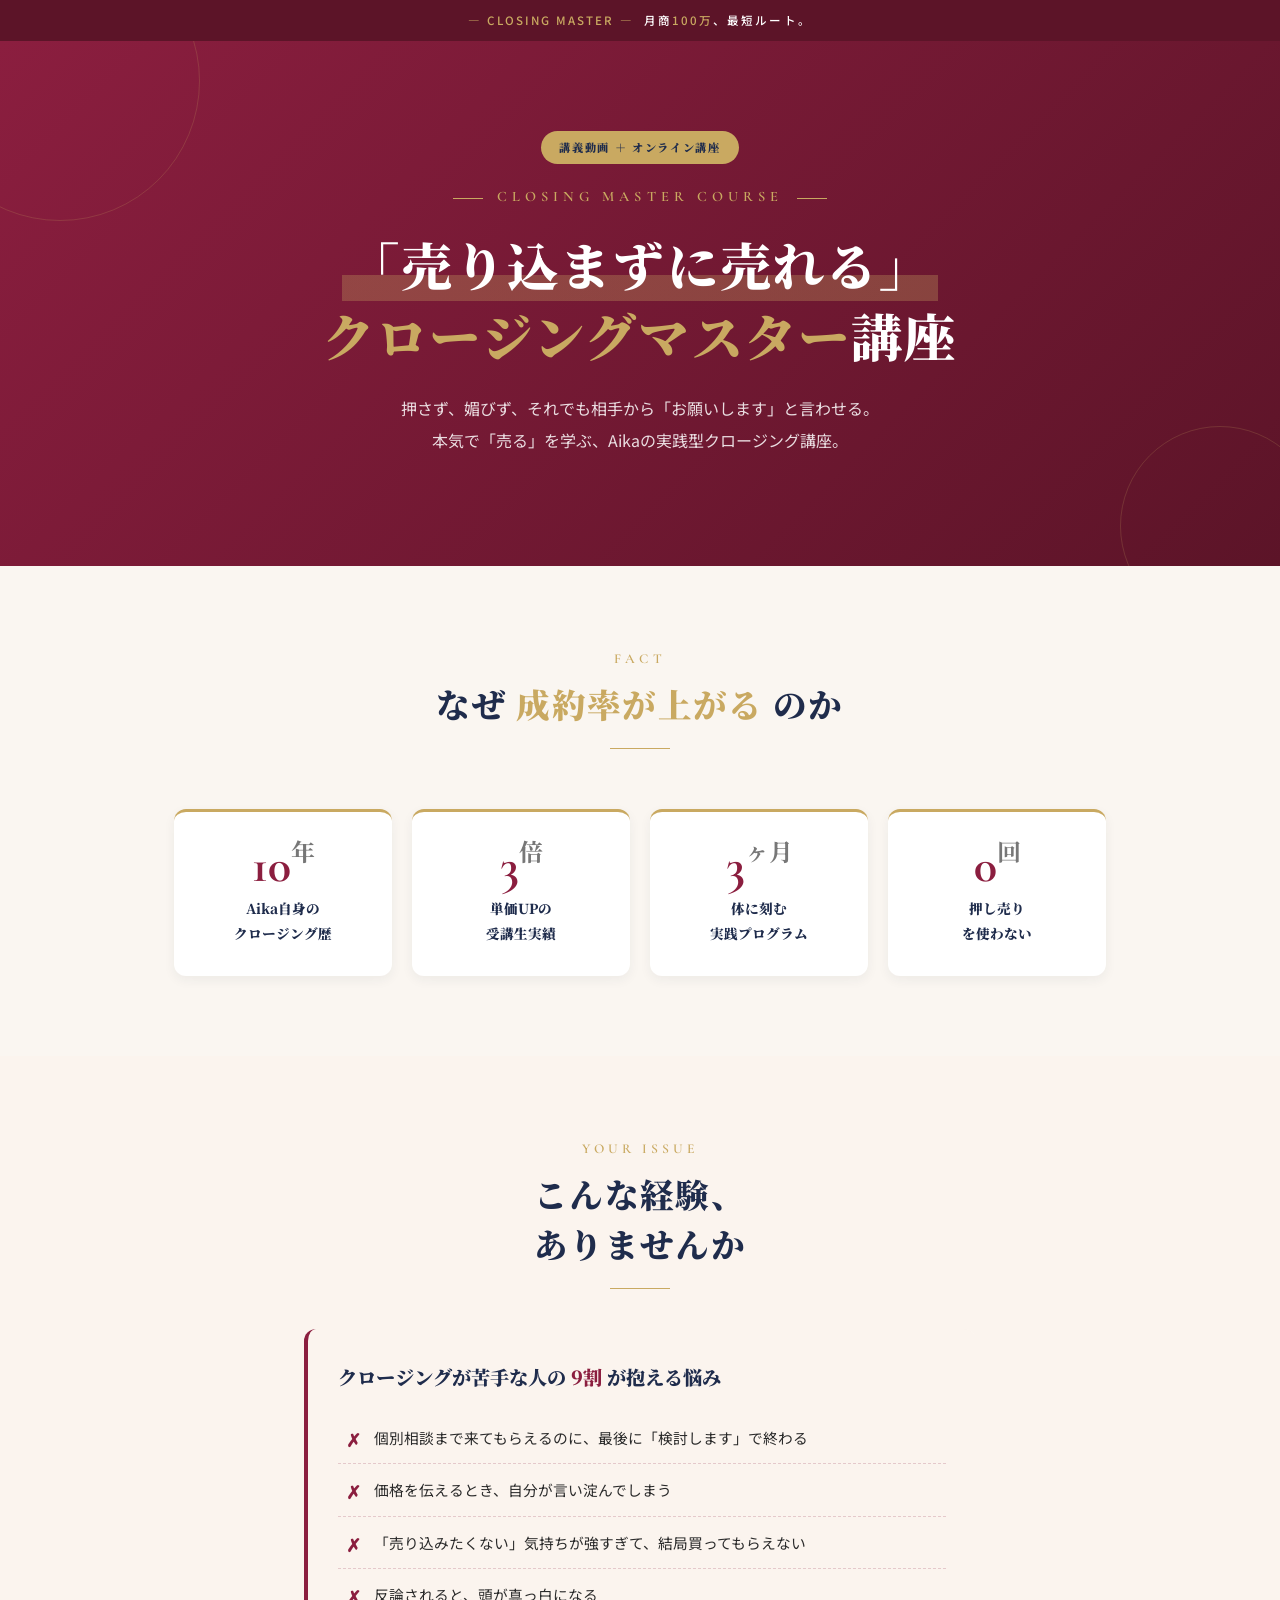
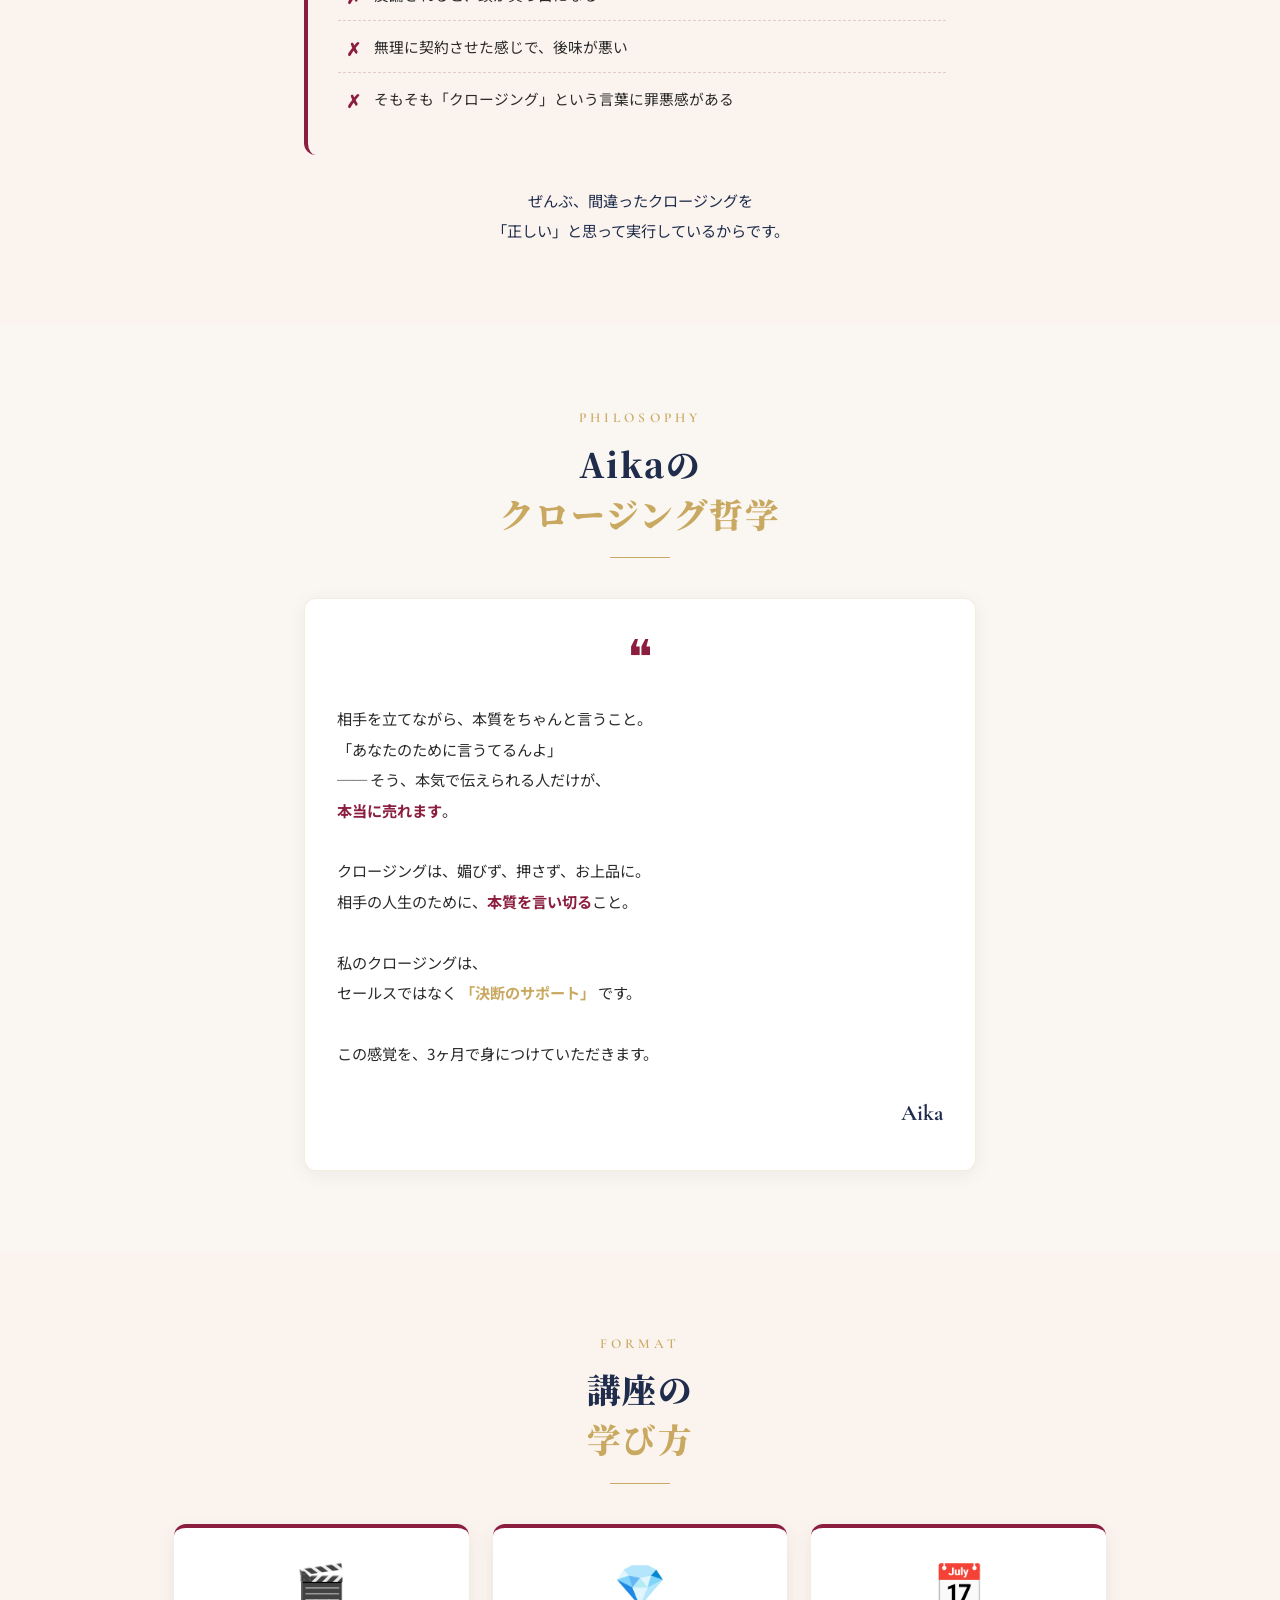
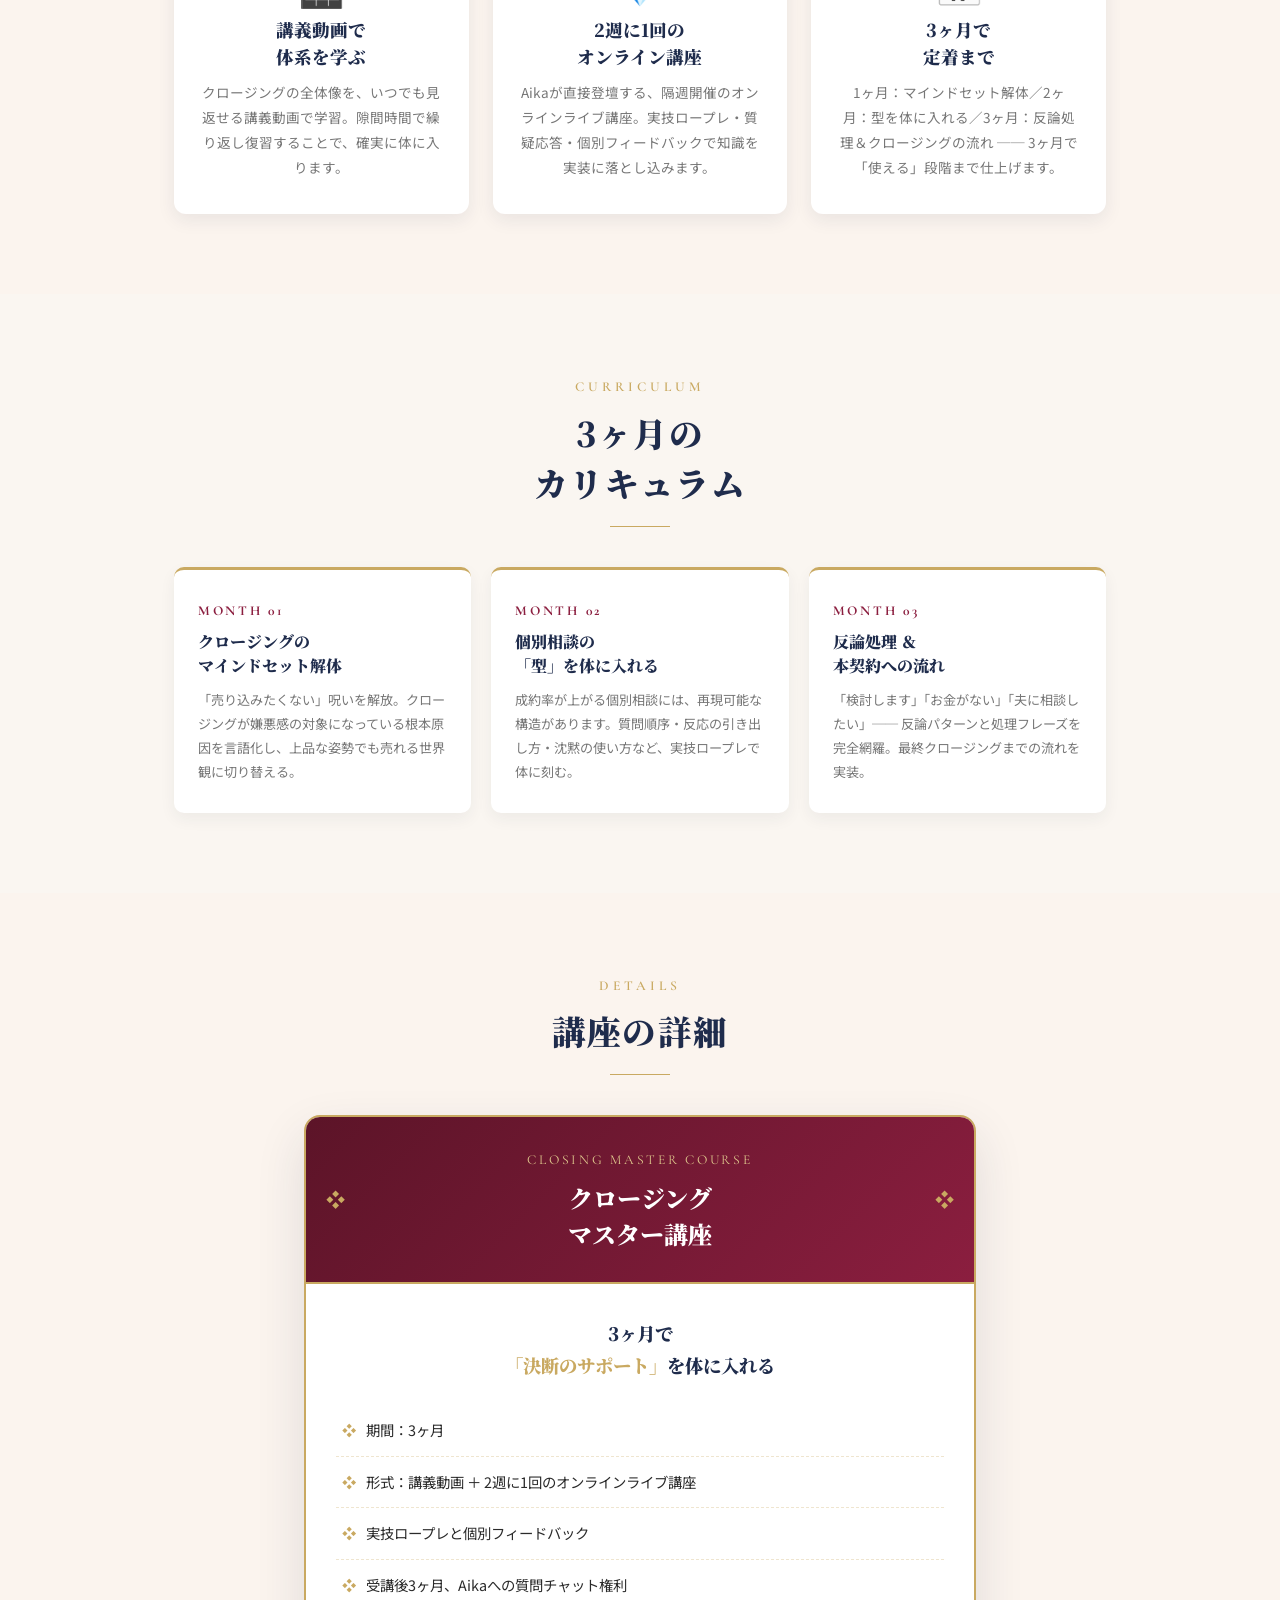
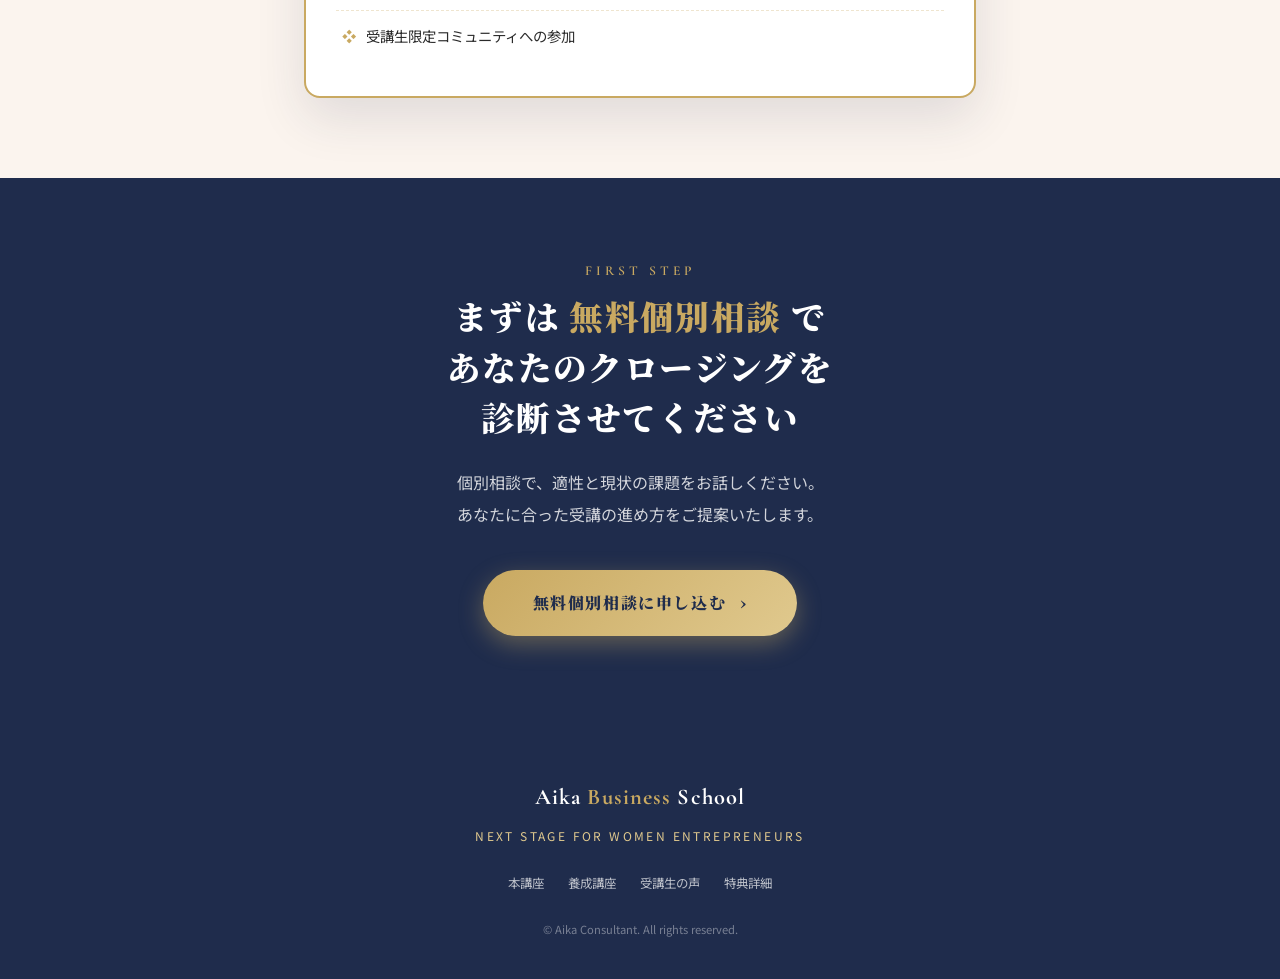
<file: closing_master.html>
<!DOCTYPE html>
<html lang="ja">
<head>
<meta charset="UTF-8">
<meta name="viewport" content="width=device-width,initial-scale=1">
<title>クロージングマスター講座｜Aika Business School</title>
<meta name="description" content="「売り込まずに売れる」を体系化した、Aikaの実践型クロージング講座。3ヶ月で成約率を引き上げる。">
<link rel="preconnect" href="https://fonts.googleapis.com">
<link rel="preconnect" href="https://fonts.gstatic.com" crossorigin>
<link href="https://fonts.googleapis.com/css2?family=Noto+Sans+JP:wght@400;500;700;900&family=Noto+Serif+JP:wght@500;700;900&family=Cormorant+Garamond:wght@500;700&display=swap" rel="stylesheet">
<link rel="stylesheet" href="_brand.css">
<style>
  .hero-closing{
    background:linear-gradient(135deg,#8B1E3F 0%,#5C1428 100%);
    color:#fff;padding:90px 24px 110px;text-align:center;position:relative;overflow:hidden;
  }
  .hero-closing::before,.hero-closing::after{
    content:"";position:absolute;border:1px solid var(--gold);border-radius:50%;opacity:.2;
  }
  .hero-closing::before{width:280px;height:280px;top:-100px;left:-80px}
  .hero-closing::after{width:200px;height:200px;bottom:-60px;right:-40px}
  .hero-closing .eyebrow{
    font-family:var(--display);color:var(--gold);
    font-size:.9rem;letter-spacing:.35em;margin-bottom:18px;font-weight:600;
  }
  .hero-closing .eyebrow::before,.hero-closing .eyebrow::after{
    content:"";display:inline-block;width:30px;height:1px;
    background:var(--gold);vertical-align:middle;margin:0 14px;
  }
  .hero-closing h1{
    font-family:var(--serif);font-weight:900;
    font-size:clamp(1.8rem,5vw,3.2rem);line-height:1.4;
    margin-bottom:20px;letter-spacing:.04em;
  }
  .hero-closing h1 .gold{color:var(--gold)}
  .hero-closing h1 .accent{
    background:linear-gradient(transparent 65%,rgba(201,169,97,.3) 65%);padding:0 6px;
  }
  .hero-closing .lead{
    font-size:1rem;line-height:2;color:rgba(255,255,255,.85);
    max-width:560px;margin:0 auto;
  }
  .hero-closing .badge{
    display:inline-block;background:var(--gold);color:var(--navy);
    padding:6px 18px;border-radius:20px;font-size:.7rem;letter-spacing:.15em;
    font-weight:900;margin-bottom:20px;font-family:var(--serif);
  }

  .stats-row{
    display:grid;gap:20px;margin-top:60px;
    grid-template-columns:repeat(auto-fit,minmax(180px,1fr));
  }
  .stat{
    background:#fff;padding:30px 20px;text-align:center;
    border-radius:12px;border-top:3px solid var(--gold);
    box-shadow:0 4px 12px rgba(31,44,76,.06);
  }
  .stat .num{
    font-family:var(--display);font-weight:700;color:#8B1E3F;
    font-size:3rem;line-height:1;margin-bottom:6px;
  }
  .stat .num small{font-size:.5em;vertical-align:top;color:var(--gray)}
  .stat .label{font-family:var(--serif);font-weight:900;color:var(--navy);font-size:.85rem}

  .problem-list{
    background:var(--paper);border-radius:12px;padding:30px;
    border-left:4px solid #8B1E3F;
  }
  .problem-list h3{
    font-family:var(--serif);font-weight:900;color:var(--navy);
    font-size:1.2rem;margin-bottom:18px;
  }
  .problem-list ul{list-style:none}
  .problem-list li{
    padding:12px 0 12px 36px;position:relative;font-size:.92rem;
    border-bottom:1px dashed rgba(139,30,63,.2);
  }
  .problem-list li:last-child{border-bottom:none}
  .problem-list li::before{
    content:"✗";position:absolute;left:8px;color:#8B1E3F;
    font-weight:900;font-family:var(--serif);font-size:1.1rem;
  }

  .format-grid{
    display:grid;gap:24px;margin-top:30px;
    grid-template-columns:repeat(auto-fit,minmax(260px,1fr));
  }
  .format-card{
    background:#fff;border-radius:12px;padding:34px 28px;
    border-top:4px solid #8B1E3F;
    box-shadow:0 6px 18px rgba(31,44,76,.08);
    text-align:center;
  }
  .format-card .icon{
    font-size:2.6rem;margin-bottom:14px;line-height:1;
  }
  .format-card h4{
    font-family:var(--serif);font-weight:900;color:var(--navy);
    font-size:1.1rem;margin-bottom:10px;line-height:1.5;
  }
  .format-card p{font-size:.85rem;color:var(--gray);line-height:1.85}

  .curriculum{
    display:grid;gap:20px;margin-top:30px;
    grid-template-columns:repeat(auto-fit,minmax(280px,1fr));
  }
  .curriculum-item{
    background:#fff;border-radius:10px;padding:28px 24px;
    border-top:3px solid var(--gold);
    box-shadow:0 6px 16px rgba(31,44,76,.06);
  }
  .curriculum-item .week{
    font-family:var(--display);color:#8B1E3F;font-weight:700;
    font-size:.85rem;letter-spacing:.2em;margin-bottom:6px;
  }
  .curriculum-item h4{
    font-family:var(--serif);font-weight:900;color:var(--navy);
    font-size:1rem;margin-bottom:10px;line-height:1.5;
  }
  .curriculum-item p{font-size:.82rem;color:var(--gray);line-height:1.85}

  .testimonial-mark{
    text-align:center;font-family:var(--display);
    color:#8B1E3F;font-size:3rem;line-height:1;margin-bottom:20px;
  }
</style>
</head>
<body>

<div class="topbar" style="background:#5C1428">
  <span style="color:var(--gold)">— CLOSING MASTER —</span> &nbsp;月商<span style="color:var(--gold)">100万</span>、最短ルート。
</div>

<!-- HERO -->
<section class="hero-closing">
  <span class="badge">講義動画 ＋ オンライン講座</span>
  <div class="eyebrow">CLOSING MASTER COURSE</div>
  <h1>
    <span class="accent">「売り込まずに売れる」</span><br>
    <span class="gold">クロージングマスター</span>講座
  </h1>
  <p class="lead">
    押さず、媚びず、それでも相手から「お願いします」と言わせる。<br>
    本気で「売る」を学ぶ、Aikaの実践型クロージング講座。
  </p>
</section>

<!-- STATS -->
<section>
  <div class="wrap">
    <div class="section-eyebrow">FACT</div>
    <h2 class="section-title">なぜ <span class="gold">成約率が上がる</span> のか</h2>
    <div class="section-divider"></div>

    <div class="stats-row">
      <div class="stat">
        <div class="num">10<small>年</small></div>
        <div class="label">Aika自身の<br>クロージング歴</div>
      </div>
      <div class="stat">
        <div class="num">3<small>倍</small></div>
        <div class="label">単価UPの<br>受講生実績</div>
      </div>
      <div class="stat">
        <div class="num">3<small>ヶ月</small></div>
        <div class="label">体に刻む<br>実践プログラム</div>
      </div>
      <div class="stat">
        <div class="num">0<small>回</small></div>
        <div class="label">押し売り<br>を使わない</div>
      </div>
    </div>
  </div>
</section>

<!-- PROBLEM -->
<section class="alt">
  <div class="wrap-narrow">
    <div class="section-eyebrow">YOUR ISSUE</div>
    <h2 class="section-title">こんな経験、<br>ありませんか</h2>
    <div class="section-divider"></div>

    <div class="problem-list">
      <h3>クロージングが苦手な人の <span style="color:#8B1E3F">9割</span> が抱える悩み</h3>
      <ul>
        <li>個別相談まで来てもらえるのに、最後に「検討します」で終わる</li>
        <li>価格を伝えるとき、自分が言い淀んでしまう</li>
        <li>「売り込みたくない」気持ちが強すぎて、結局買ってもらえない</li>
        <li>反論されると、頭が真っ白になる</li>
        <li>無理に契約させた感じで、後味が悪い</li>
        <li>そもそも「クロージング」という言葉に罪悪感がある</li>
      </ul>
    </div>

    <p style="margin-top:30px;font-size:.95rem;line-height:2;text-align:center;color:var(--navy)">
      ぜんぶ、間違ったクロージングを <br>
      「正しい」と思って実行しているからです。
    </p>
  </div>
</section>

<!-- WHY -->
<section>
  <div class="wrap-narrow">
    <div class="section-eyebrow">PHILOSOPHY</div>
    <h2 class="section-title">Aikaの<br><span class="gold">クロージング哲学</span></h2>
    <div class="section-divider"></div>

    <div class="card">
      <div class="testimonial-mark">❝</div>
      <p style="line-height:2;color:var(--ink);font-size:.95rem">
        相手を立てながら、本質をちゃんと言うこと。<br>
        「あなたのために言うてるんよ」<br>
        ── そう、本気で伝えられる人だけが、<br>
        <b style="color:#8B1E3F">本当に売れます</b>。<br><br>
        クロージングは、媚びず、押さず、お上品に。<br>
        相手の人生のために、<b style="color:#8B1E3F">本質を言い切る</b>こと。<br><br>
        私のクロージングは、<br>
        セールスではなく <b style="color:var(--gold)">「決断のサポート」</b> です。<br><br>
        この感覚を、3ヶ月で身につけていただきます。
      </p>
      <p style="text-align:right;margin-top:24px;font-family:var(--display);font-size:1.4rem;color:var(--navy);font-weight:700">
        Aika
      </p>
    </div>
  </div>
</section>

<!-- FORMAT -->
<section class="alt">
  <div class="wrap">
    <div class="section-eyebrow">FORMAT</div>
    <h2 class="section-title">講座の<br><span class="gold">学び方</span></h2>
    <div class="section-divider"></div>

    <div class="format-grid">
      <div class="format-card">
        <div class="icon">🎬</div>
        <h4>講義動画で<br>体系を学ぶ</h4>
        <p>クロージングの全体像を、いつでも見返せる講義動画で学習。隙間時間で繰り返し復習することで、確実に体に入ります。</p>
      </div>
      <div class="format-card">
        <div class="icon">💎</div>
        <h4>2週に1回の<br>オンライン講座</h4>
        <p>Aikaが直接登壇する、隔週開催のオンラインライブ講座。実技ロープレ・質疑応答・個別フィードバックで知識を実装に落とし込みます。</p>
      </div>
      <div class="format-card">
        <div class="icon">📅</div>
        <h4>3ヶ月で<br>定着まで</h4>
        <p>1ヶ月：マインドセット解体／2ヶ月：型を体に入れる／3ヶ月：反論処理＆クロージングの流れ ── 3ヶ月で「使える」段階まで仕上げます。</p>
      </div>
    </div>
  </div>
</section>

<!-- CURRICULUM -->
<section>
  <div class="wrap">
    <div class="section-eyebrow">CURRICULUM</div>
    <h2 class="section-title">3ヶ月の<br>カリキュラム</h2>
    <div class="section-divider"></div>

    <div class="curriculum">
      <div class="curriculum-item">
        <div class="week">MONTH 01</div>
        <h4>クロージングの<br>マインドセット解体</h4>
        <p>「売り込みたくない」呪いを解放。クロージングが嫌悪感の対象になっている根本原因を言語化し、上品な姿勢でも売れる世界観に切り替える。</p>
      </div>
      <div class="curriculum-item">
        <div class="week">MONTH 02</div>
        <h4>個別相談の<br>「型」を体に入れる</h4>
        <p>成約率が上がる個別相談には、再現可能な構造があります。質問順序・反応の引き出し方・沈黙の使い方など、実技ロープレで体に刻む。</p>
      </div>
      <div class="curriculum-item">
        <div class="week">MONTH 03</div>
        <h4>反論処理 ＆<br>本契約への流れ</h4>
        <p>「検討します」「お金がない」「夫に相談したい」── 反論パターンと処理フレーズを完全網羅。最終クロージングまでの流れを実装。</p>
      </div>
    </div>
  </div>
</section>

<!-- DETAILS -->
<section class="alt">
  <div class="wrap-narrow">
    <div class="section-eyebrow">DETAILS</div>
    <h2 class="section-title">講座の詳細</h2>
    <div class="section-divider"></div>

    <div class="service-card">
      <div class="plaque" style="background:linear-gradient(135deg,#5C1428,#8B1E3F)">
        <div class="label">CLOSING MASTER COURSE</div>
        <h3>クロージング<br>マスター講座</h3>
      </div>
      <div class="body">
        <div class="catch">
          3ヶ月で<br>
          <span class="gold">「決断のサポート」</span>を体に入れる
        </div>
        <ul class="feature">
          <li>期間：3ヶ月</li>
          <li>形式：講義動画 ＋ 2週に1回のオンラインライブ講座</li>
          <li>実技ロープレと個別フィードバック</li>
          <li>受講後3ヶ月、Aikaへの質問チャット権利</li>
          <li>受講生限定コミュニティへの参加</li>
        </ul>
      </div>
    </div>
  </div>
</section>

<!-- CTA -->
<section class="dark">
  <div class="wrap-narrow" style="text-align:center">
    <div class="section-eyebrow">FIRST STEP</div>
    <h2 class="section-title" style="color:#fff">
      まずは <span class="gold">無料個別相談</span> で<br>
      あなたのクロージングを<br>診断させてください
    </h2>
    <p style="color:rgba(255,255,255,.8);margin:24px 0 40px;line-height:2">
      個別相談で、適性と現状の課題をお話しください。<br>
      あなたに合った受講の進め方をご提案いたします。
    </p>

    <div class="cta-wrap">
      <a href="free_consult.html" class="btn primary">
        無料個別相談に申し込む <span class="arrow">›</span>
      </a>
    </div>
  </div>
</section>

<!-- FOOTER -->
<footer class="footer">
  <div class="logo">Aika <span class="gold">Business</span> School</div>
  <div class="tagline">NEXT STAGE FOR WOMEN ENTREPRENEURS</div>
  <div class="links">
    <a href="https://7yy2b.hp.peraichi.com/" target="_blank">本講座</a>
    <a href="https://f9dmf.hp.peraichi.com/" target="_blank">養成講座</a>
    <a href="https://1vqzv.hp.peraichi.com/" target="_blank">受講生の声</a>
    <a href="https://cqgt3.hp.peraichi.com/" target="_blank">特典詳細</a>
  </div>
  <div class="copyright">© Aika Consultant. All rights reserved.</div>
</footer>

</body>
</html>
</file>
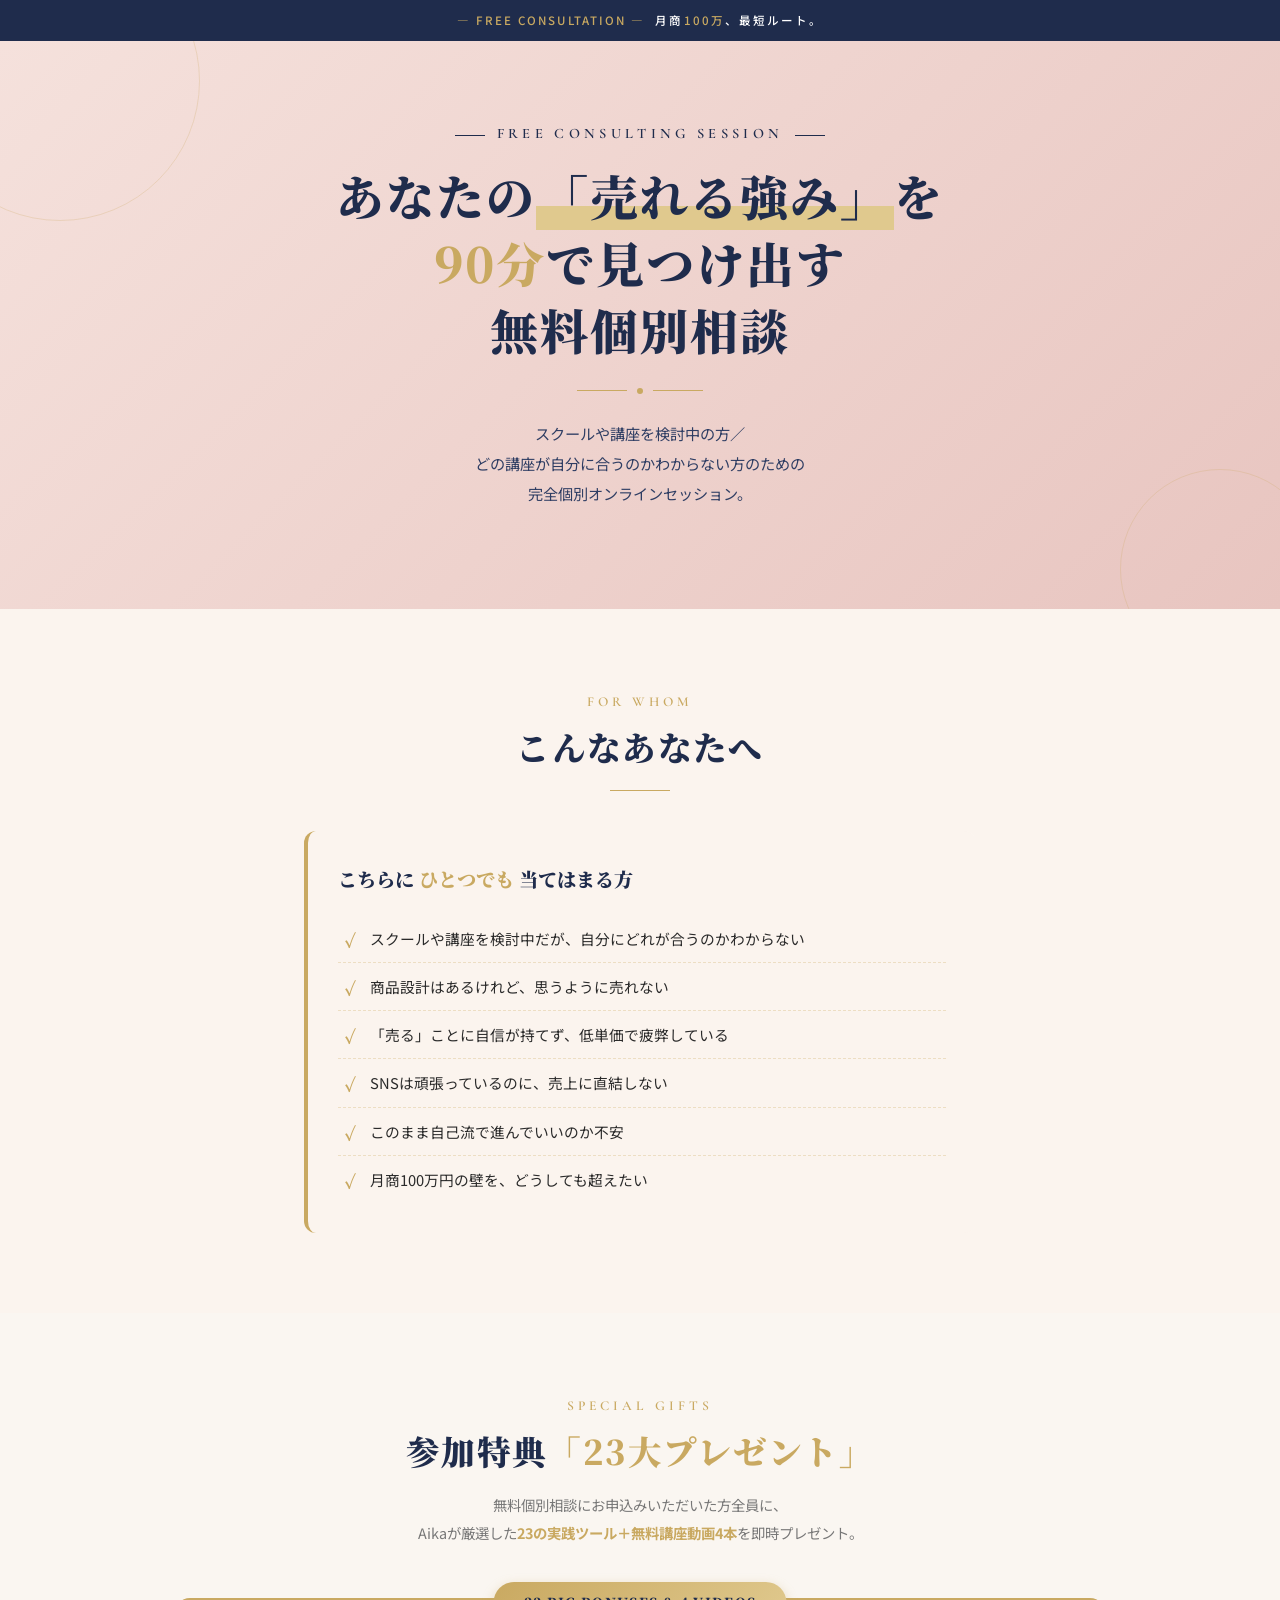
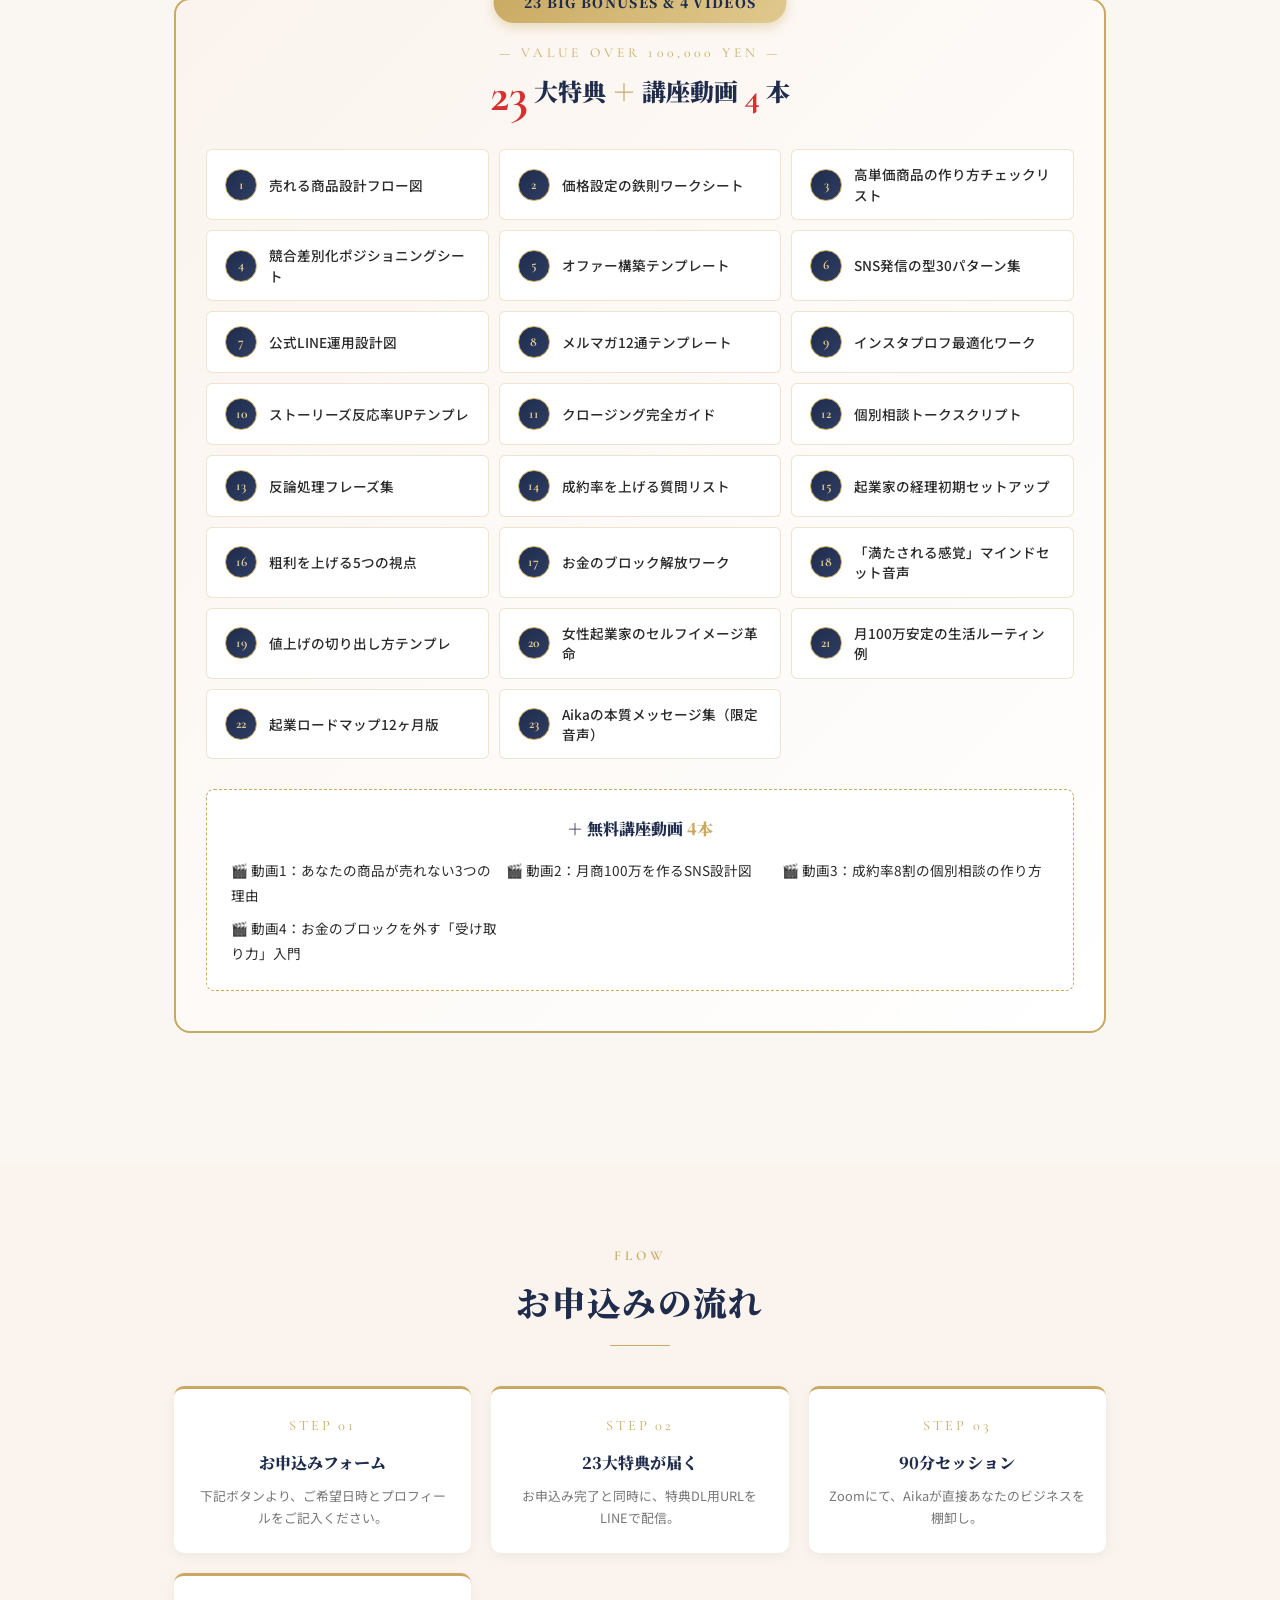
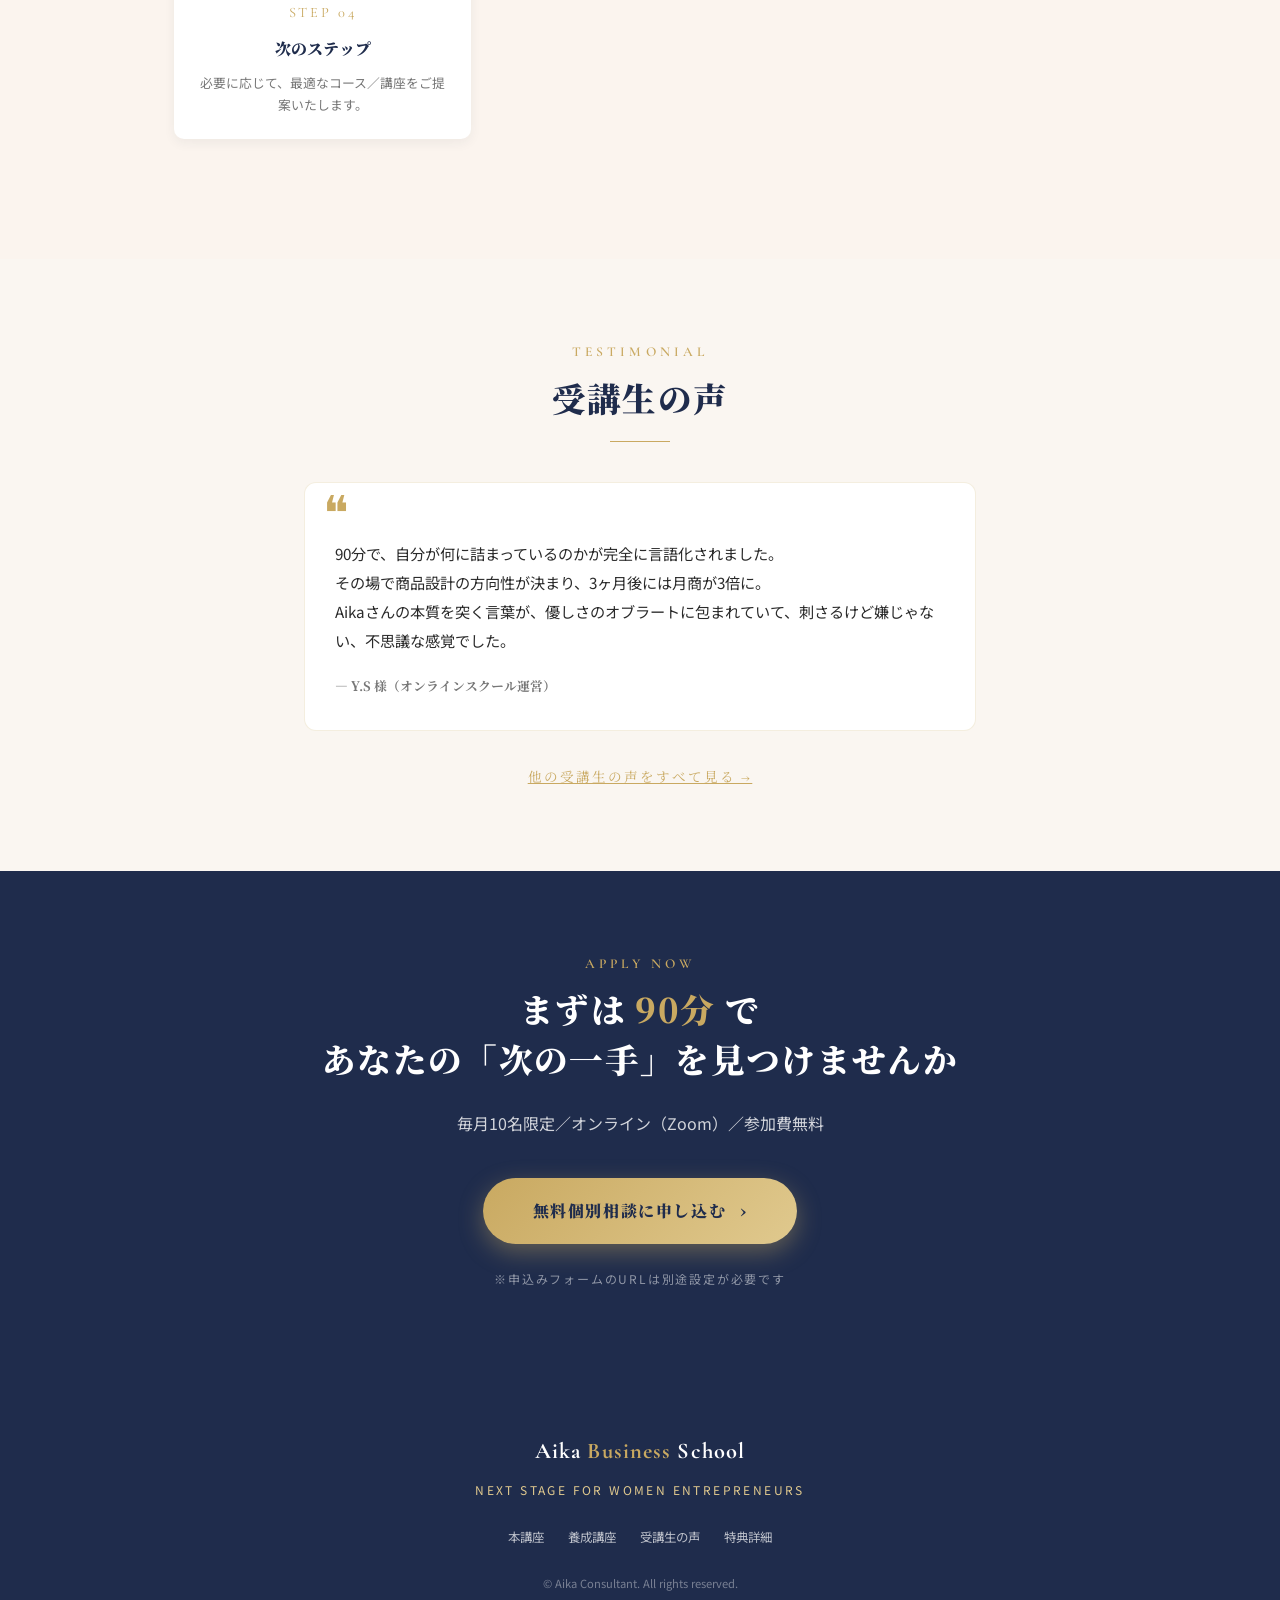
<file: free_consult.html>
<!DOCTYPE html>
<html lang="ja">
<head>
<meta charset="UTF-8">
<meta name="viewport" content="width=device-width,initial-scale=1">
<title>【無料】個別相談｜Aika Business School</title>
<meta name="description" content="月商100万、最短ルート。Aikaの90分無料個別相談。スクール検討中の方／どの講座がいいかわからない方へ。23大特典＋4本動画プレゼント。">
<link rel="preconnect" href="https://fonts.googleapis.com">
<link rel="preconnect" href="https://fonts.gstatic.com" crossorigin>
<link href="https://fonts.googleapis.com/css2?family=Noto+Sans+JP:wght@400;500;700;900&family=Noto+Serif+JP:wght@500;700;900&family=Cormorant+Garamond:wght@500;700&display=swap" rel="stylesheet">
<link rel="stylesheet" href="_brand.css">
<style>
  .countdown-bar{
    background:linear-gradient(135deg,var(--red),#8B1E3F);
    color:#fff;text-align:center;padding:10px;
    font-size:.85rem;font-weight:700;letter-spacing:.05em;
  }
  .countdown-bar .gold{color:var(--gold-light);font-family:var(--display);font-size:1rem}

  .gift-block{
    background:linear-gradient(135deg,var(--paper) 0%,#fff 100%);
    border:2px solid var(--gold);
    border-radius:16px;padding:40px 30px;margin:50px 0;
    position:relative;
  }
  .gift-block .ribbon{
    position:absolute;top:-18px;left:50%;transform:translateX(-50%);
    background:linear-gradient(135deg,var(--gold),var(--gold-light));
    color:var(--navy);padding:8px 30px;border-radius:30px;
    font-family:var(--serif);font-weight:900;font-size:.85rem;letter-spacing:.1em;
    box-shadow:0 4px 12px rgba(201,169,97,.4);
  }
  .gift-header{text-align:center;margin-bottom:30px}
  .gift-header .label{
    font-family:var(--display);color:var(--gold);font-size:.85rem;
    letter-spacing:.3em;margin-bottom:6px;
  }
  .gift-header h3{
    font-family:var(--serif);font-weight:900;font-size:1.5rem;
    color:var(--navy);line-height:1.5;
  }
  .gift-header h3 .gold{color:var(--gold)}
  .gift-header .num{
    display:inline-block;font-family:var(--display);font-size:3rem;
    font-weight:700;color:var(--red);line-height:1;vertical-align:middle;
  }

  .flow{
    display:grid;gap:20px;
    grid-template-columns:repeat(auto-fit,minmax(220px,1fr));
    margin:40px 0;
  }
  .flow-step{
    background:#fff;border-radius:10px;padding:24px 20px;
    border-top:3px solid var(--gold);text-align:center;position:relative;
    box-shadow:0 4px 12px rgba(31,44,76,.06);
  }
  .flow-step .step-num{
    font-family:var(--display);color:var(--gold);font-size:.9rem;
    letter-spacing:.2em;margin-bottom:8px;
  }
  .flow-step h4{
    font-family:var(--serif);font-weight:900;color:var(--navy);
    font-size:1rem;margin-bottom:8px;
  }
  .flow-step p{font-size:.8rem;color:var(--gray);line-height:1.7}

  .target-list{
    background:var(--paper);border-radius:12px;padding:30px;
    border-left:4px solid var(--gold);
  }
  .target-list h3{
    font-family:var(--serif);font-weight:900;color:var(--navy);
    font-size:1.2rem;margin-bottom:18px;
  }
  .target-list ul{list-style:none}
  .target-list li{
    padding:10px 0 10px 32px;position:relative;font-size:.92rem;
    border-bottom:1px dashed rgba(201,169,97,.3);
  }
  .target-list li:last-child{border-bottom:none}
  .target-list li::before{
    content:"✓";position:absolute;left:6px;color:var(--gold);
    font-weight:900;font-family:var(--serif);font-size:1.1rem;
  }
</style>
</head>
<body>

<div class="topbar">
  <span class="gold">— FREE CONSULTATION —</span> &nbsp;月商<span class="gold">100万</span>、最短ルート。
</div>

<!-- HERO -->
<section class="hero">
  <div class="eyebrow">FREE CONSULTING SESSION</div>
  <h1>
    あなたの<span class="accent">「売れる強み」</span>を<br>
    <span class="gold">90分</span>で見つけ出す<br>
    無料個別相談
  </h1>
  <div class="ornament">
    <span class="line"></span><span class="dot"></span><span class="line"></span>
  </div>
  <p class="lead">
    スクールや講座を検討中の方／<br>
    どの講座が自分に合うのかわからない方のための<br>
    完全個別オンラインセッション。
  </p>
</section>

<!-- TARGET -->
<section class="alt">
  <div class="wrap-narrow">
    <div class="section-eyebrow">FOR WHOM</div>
    <h2 class="section-title">こんなあなたへ</h2>
    <div class="section-divider"></div>

    <div class="target-list">
      <h3>こちらに <span style="color:var(--gold)">ひとつでも</span> 当てはまる方</h3>
      <ul>
        <li>スクールや講座を検討中だが、自分にどれが合うのかわからない</li>
        <li>商品設計はあるけれど、思うように売れない</li>
        <li>「売る」ことに自信が持てず、低単価で疲弊している</li>
        <li>SNSは頑張っているのに、売上に直結しない</li>
        <li>このまま自己流で進んでいいのか不安</li>
        <li>月商100万円の壁を、どうしても超えたい</li>
      </ul>
    </div>
  </div>
</section>

<!-- GIFTS -->
<section>
  <div class="wrap">
    <div class="section-eyebrow">SPECIAL GIFTS</div>
    <h2 class="section-title">参加特典<span class="gold">「23大プレゼント」</span></h2>
    <p class="section-sub">
      無料個別相談にお申込みいただいた方全員に、<br>Aikaが厳選した<span style="color:var(--gold);font-weight:700">23の実践ツール＋無料講座動画4本</span>を即時プレゼント。
    </p>

    <div class="gift-block">
      <span class="ribbon">23 BIG BONUSES &amp; 4 VIDEOS</span>

      <div class="gift-header">
        <div class="label">— VALUE OVER 100,000 YEN —</div>
        <h3><span class="num">23</span> 大特典 <span class="gold">＋</span> 講座動画 <span class="num" style="font-size:2.2rem">4</span> 本</h3>
      </div>

      <div class="bonus-grid">
        <div class="bonus-item"><span class="num">1</span><span class="title">売れる商品設計フロー図</span></div>
        <div class="bonus-item"><span class="num">2</span><span class="title">価格設定の鉄則ワークシート</span></div>
        <div class="bonus-item"><span class="num">3</span><span class="title">高単価商品の作り方チェックリスト</span></div>
        <div class="bonus-item"><span class="num">4</span><span class="title">競合差別化ポジショニングシート</span></div>
        <div class="bonus-item"><span class="num">5</span><span class="title">オファー構築テンプレート</span></div>
        <div class="bonus-item"><span class="num">6</span><span class="title">SNS発信の型30パターン集</span></div>
        <div class="bonus-item"><span class="num">7</span><span class="title">公式LINE運用設計図</span></div>
        <div class="bonus-item"><span class="num">8</span><span class="title">メルマガ12通テンプレート</span></div>
        <div class="bonus-item"><span class="num">9</span><span class="title">インスタプロフ最適化ワーク</span></div>
        <div class="bonus-item"><span class="num">10</span><span class="title">ストーリーズ反応率UPテンプレ</span></div>
        <div class="bonus-item"><span class="num">11</span><span class="title">クロージング完全ガイド</span></div>
        <div class="bonus-item"><span class="num">12</span><span class="title">個別相談トークスクリプト</span></div>
        <div class="bonus-item"><span class="num">13</span><span class="title">反論処理フレーズ集</span></div>
        <div class="bonus-item"><span class="num">14</span><span class="title">成約率を上げる質問リスト</span></div>
        <div class="bonus-item"><span class="num">15</span><span class="title">起業家の経理初期セットアップ</span></div>
        <div class="bonus-item"><span class="num">16</span><span class="title">粗利を上げる5つの視点</span></div>
        <div class="bonus-item"><span class="num">17</span><span class="title">お金のブロック解放ワーク</span></div>
        <div class="bonus-item"><span class="num">18</span><span class="title">「満たされる感覚」マインドセット音声</span></div>
        <div class="bonus-item"><span class="num">19</span><span class="title">値上げの切り出し方テンプレ</span></div>
        <div class="bonus-item"><span class="num">20</span><span class="title">女性起業家のセルフイメージ革命</span></div>
        <div class="bonus-item"><span class="num">21</span><span class="title">月100万安定の生活ルーティン例</span></div>
        <div class="bonus-item"><span class="num">22</span><span class="title">起業ロードマップ12ヶ月版</span></div>
        <div class="bonus-item"><span class="num">23</span><span class="title">Aikaの本質メッセージ集（限定音声）</span></div>
      </div>

      <div style="margin-top:30px;padding:24px;background:#fff;border-radius:8px;border:1px dashed var(--gold)">
        <div style="text-align:center;font-family:var(--serif);font-weight:900;color:var(--navy);margin-bottom:14px">
          ＋ 無料講座動画 <span style="color:var(--gold)">4本</span>
        </div>
        <div style="display:grid;gap:8px;grid-template-columns:repeat(auto-fit,minmax(200px,1fr));font-size:.85rem">
          <div>🎬 動画1：あなたの商品が売れない3つの理由</div>
          <div>🎬 動画2：月商100万を作るSNS設計図</div>
          <div>🎬 動画3：成約率8割の個別相談の作り方</div>
          <div>🎬 動画4：お金のブロックを外す「受け取り力」入門</div>
        </div>
      </div>
    </div>
  </div>
</section>

<!-- FLOW -->
<section class="alt">
  <div class="wrap">
    <div class="section-eyebrow">FLOW</div>
    <h2 class="section-title">お申込みの流れ</h2>
    <div class="section-divider"></div>

    <div class="flow">
      <div class="flow-step">
        <div class="step-num">STEP 01</div>
        <h4>お申込みフォーム</h4>
        <p>下記ボタンより、ご希望日時とプロフィールをご記入ください。</p>
      </div>
      <div class="flow-step">
        <div class="step-num">STEP 02</div>
        <h4>23大特典が届く</h4>
        <p>お申込み完了と同時に、特典DL用URLをLINEで配信。</p>
      </div>
      <div class="flow-step">
        <div class="step-num">STEP 03</div>
        <h4>90分セッション</h4>
        <p>Zoomにて、Aikaが直接あなたのビジネスを棚卸し。</p>
      </div>
      <div class="flow-step">
        <div class="step-num">STEP 04</div>
        <h4>次のステップ</h4>
        <p>必要に応じて、最適なコース／講座をご提案いたします。</p>
      </div>
    </div>
  </div>
</section>

<!-- VOICE -->
<section>
  <div class="wrap-narrow">
    <div class="section-eyebrow">TESTIMONIAL</div>
    <h2 class="section-title">受講生の声</h2>
    <div class="section-divider"></div>

    <div class="quote-card">
      <div class="body">
        90分で、自分が何に詰まっているのかが完全に言語化されました。<br>
        その場で商品設計の方向性が決まり、3ヶ月後には月商が3倍に。<br>
        Aikaさんの本質を突く言葉が、優しさのオブラートに包まれていて、刺さるけど嫌じゃない、不思議な感覚でした。
      </div>
      <div class="author">— Y.S 様（オンラインスクール運営）</div>
    </div>

    <div style="text-align:center;margin-top:30px">
      <a href="https://1vqzv.hp.peraichi.com/" target="_blank" style="font-family:var(--display);font-size:.85rem;color:var(--gold);letter-spacing:.15em;text-decoration:underline">
        他の受講生の声をすべて見る →
      </a>
    </div>
  </div>
</section>

<!-- CTA -->
<section class="dark">
  <div class="wrap-narrow" style="text-align:center">
    <div class="section-eyebrow">APPLY NOW</div>
    <h2 class="section-title" style="color:#fff">
      まずは <span class="gold">90分</span> で<br>
      あなたの「次の一手」を見つけませんか
    </h2>
    <p style="color:rgba(255,255,255,.8);margin:24px 0 40px">
      毎月10名限定／オンライン（Zoom）／参加費無料
    </p>

    <div class="cta-wrap">
      <a href="#apply" class="btn primary">
        無料個別相談に申し込む <span class="arrow">›</span>
      </a>
    </div>
    <p style="margin-top:24px;font-size:.75rem;color:rgba(255,255,255,.5);letter-spacing:.15em">
      ※申込みフォームのURLは別途設定が必要です
    </p>
  </div>
</section>

<!-- FOOTER -->
<footer class="footer">
  <div class="logo">Aika <span class="gold">Business</span> School</div>
  <div class="tagline">NEXT STAGE FOR WOMEN ENTREPRENEURS</div>
  <div class="links">
    <a href="https://7yy2b.hp.peraichi.com/" target="_blank">本講座</a>
    <a href="https://f9dmf.hp.peraichi.com/" target="_blank">養成講座</a>
    <a href="https://1vqzv.hp.peraichi.com/" target="_blank">受講生の声</a>
    <a href="https://cqgt3.hp.peraichi.com/" target="_blank">特典詳細</a>
  </div>
  <div class="copyright">© Aika Consultant. All rights reserved.</div>
</footer>

</body>
</html>
</file>
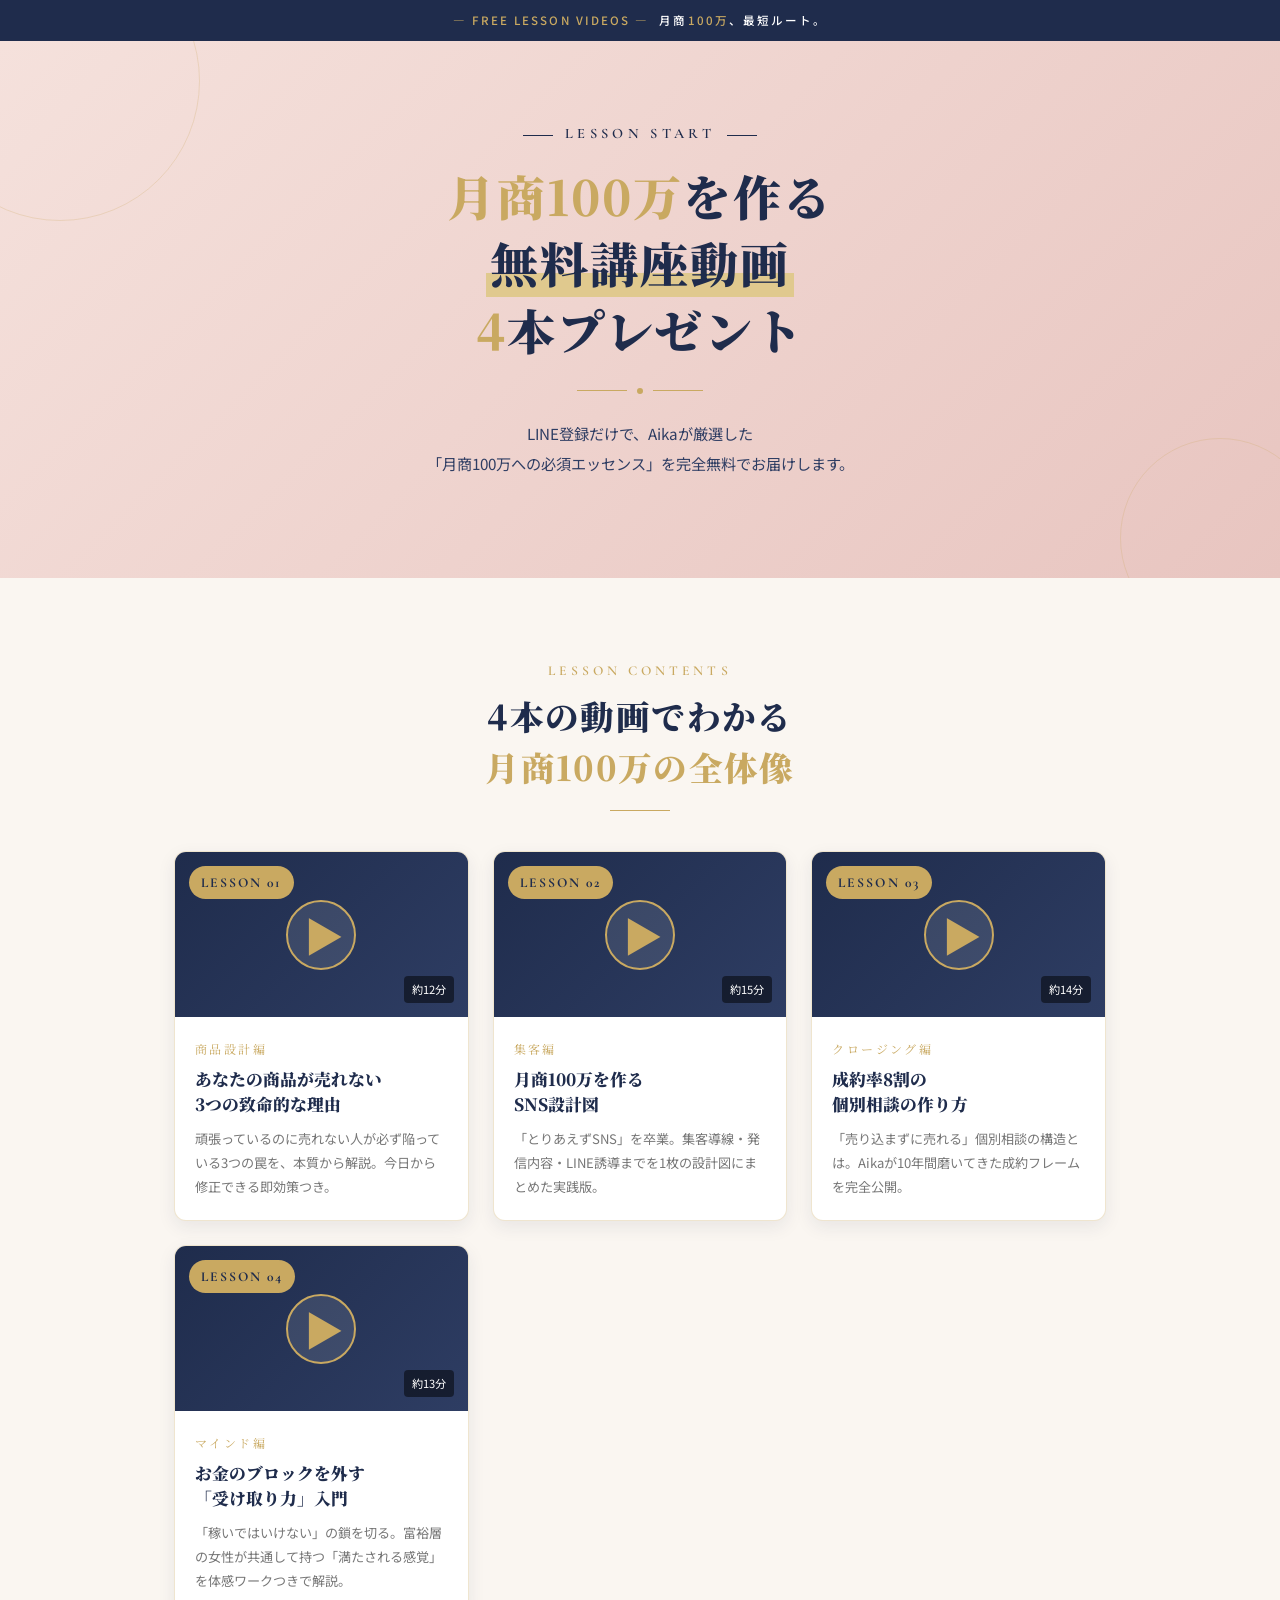
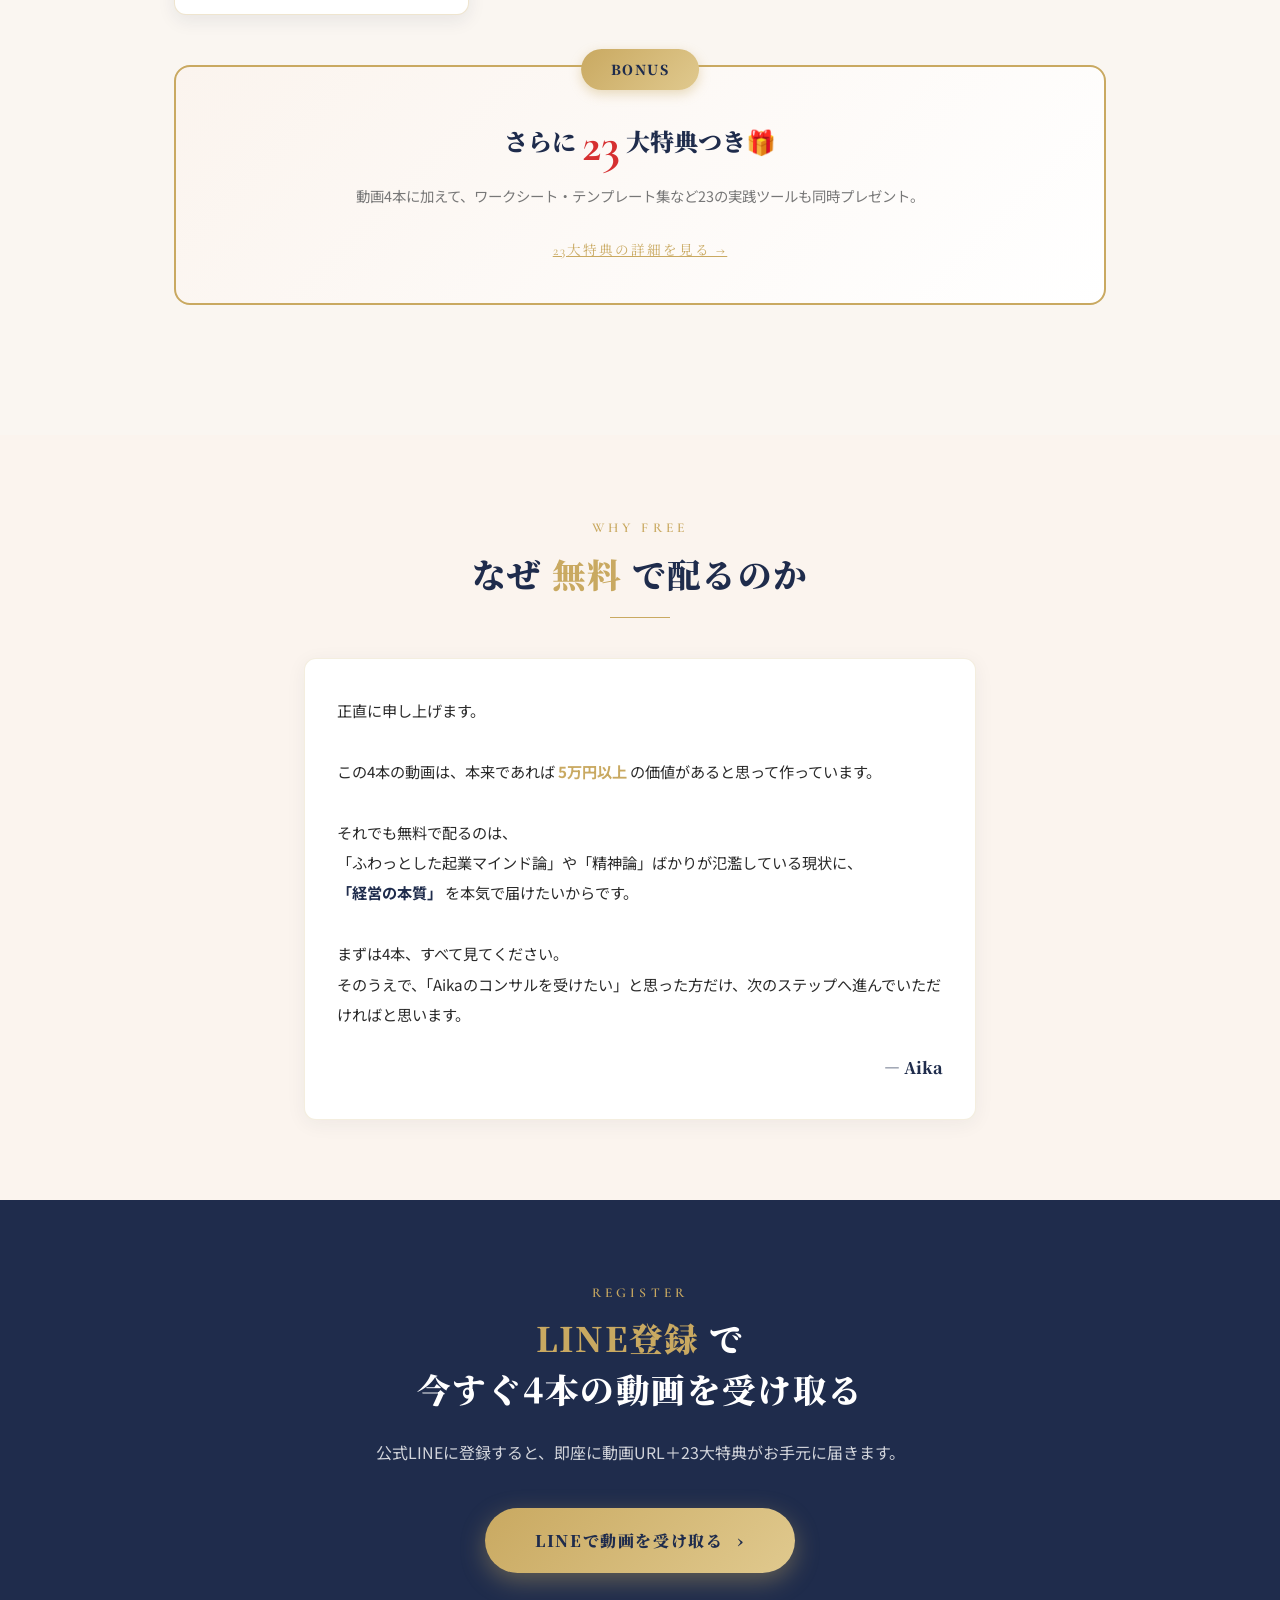
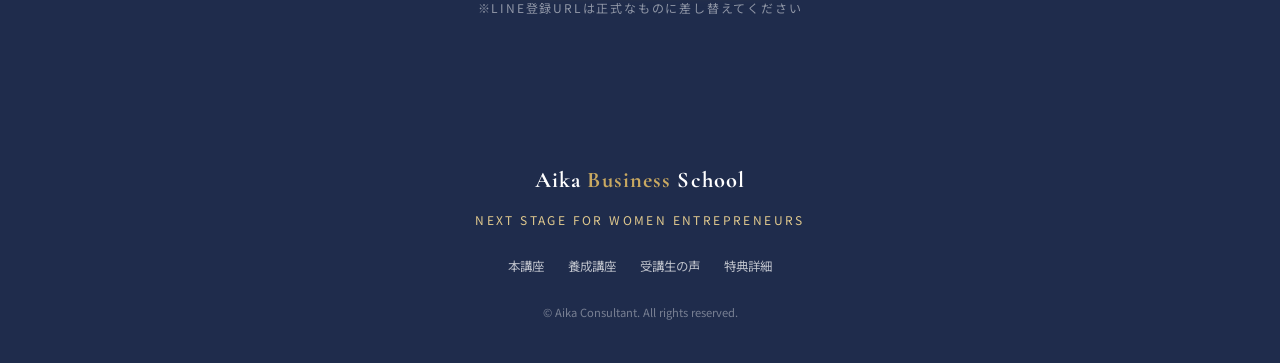
<file: lessons.html>
<!DOCTYPE html>
<html lang="ja">
<head>
<meta charset="UTF-8">
<meta name="viewport" content="width=device-width,initial-scale=1">
<title>無料講座動画4本｜Aika Business School</title>
<meta name="description" content="月商100万を作る4本の無料講座動画。商品設計／集客／クロージング／お金のマインド。LINE登録で即時プレゼント。">
<link rel="preconnect" href="https://fonts.googleapis.com">
<link rel="preconnect" href="https://fonts.gstatic.com" crossorigin>
<link href="https://fonts.googleapis.com/css2?family=Noto+Sans+JP:wght@400;500;700;900&family=Noto+Serif+JP:wght@500;700;900&family=Cormorant+Garamond:wght@500;700&display=swap" rel="stylesheet">
<link rel="stylesheet" href="_brand.css">
<style>
  .video-grid{
    display:grid;gap:24px;
    grid-template-columns:repeat(auto-fit,minmax(280px,1fr));
  }
  .video-card{
    background:#fff;border-radius:12px;overflow:hidden;
    border:1px solid rgba(201,169,97,.3);
    box-shadow:0 6px 18px rgba(31,44,76,.08);
    transition:transform .25s;
  }
  .video-card:hover{transform:translateY(-4px)}
  .video-thumb{
    aspect-ratio:16/9;background:linear-gradient(135deg,var(--navy),var(--navy-light));
    display:flex;align-items:center;justify-content:center;
    position:relative;color:#fff;
  }
  .video-thumb::before{
    content:"▶";font-size:2.5rem;color:var(--gold);
    width:70px;height:70px;border-radius:50%;
    background:rgba(255,255,255,.1);border:2px solid var(--gold);
    display:flex;align-items:center;justify-content:center;
    padding-left:6px;
  }
  .video-thumb .num{
    position:absolute;top:14px;left:14px;
    background:var(--gold);color:var(--navy);
    font-family:var(--display);font-weight:700;font-size:.85rem;
    letter-spacing:.15em;padding:4px 12px;border-radius:20px;
  }
  .video-thumb .duration{
    position:absolute;bottom:14px;right:14px;
    background:rgba(0,0,0,.5);color:#fff;font-size:.7rem;
    padding:3px 8px;border-radius:4px;
  }
  .video-body{padding:22px 20px}
  .video-body .label{
    font-family:var(--display);color:var(--gold);
    font-size:.75rem;letter-spacing:.2em;margin-bottom:6px;
  }
  .video-body h3{
    font-family:var(--serif);font-weight:900;font-size:1.05rem;
    color:var(--navy);line-height:1.5;margin-bottom:10px;
  }
  .video-body p{
    color:var(--gray);font-size:.82rem;line-height:1.8;
  }

  .gift-banner{
    background:linear-gradient(135deg,var(--paper) 0%,#fff 100%);
    border:2px solid var(--gold);border-radius:16px;
    padding:40px 30px;text-align:center;margin:50px 0;
    position:relative;
  }
  .gift-banner .badge{
    position:absolute;top:-18px;left:50%;transform:translateX(-50%);
    background:linear-gradient(135deg,var(--gold),var(--gold-light));
    color:var(--navy);padding:8px 30px;border-radius:30px;
    font-family:var(--serif);font-weight:900;font-size:.85rem;letter-spacing:.1em;
    box-shadow:0 4px 12px rgba(201,169,97,.4);
  }
  .gift-banner h3{
    font-family:var(--serif);font-weight:900;font-size:1.5rem;
    color:var(--navy);margin-top:12px;
  }
  .gift-banner h3 .num{
    font-family:var(--display);color:var(--red);font-size:3rem;
    vertical-align:middle;line-height:1;
  }
</style>
</head>
<body>

<div class="topbar">
  <span class="gold">— FREE LESSON VIDEOS —</span> &nbsp;月商<span class="gold">100万</span>、最短ルート。
</div>

<!-- HERO -->
<section class="hero">
  <div class="eyebrow">LESSON START</div>
  <h1>
    <span class="gold">月商100万</span>を作る<br>
    <span class="accent">無料講座動画</span><br>
    <span class="gold">4</span>本プレゼント
  </h1>
  <div class="ornament"><span class="line"></span><span class="dot"></span><span class="line"></span></div>
  <p class="lead">
    LINE登録だけで、Aikaが厳選した<br>
    「月商100万への必須エッセンス」を完全無料でお届けします。
  </p>
</section>

<!-- VIDEOS -->
<section>
  <div class="wrap">
    <div class="section-eyebrow">LESSON CONTENTS</div>
    <h2 class="section-title">4本の動画でわかる<br><span class="gold">月商100万の全体像</span></h2>
    <div class="section-divider"></div>

    <div class="video-grid">

      <div class="video-card">
        <div class="video-thumb">
          <div class="num">LESSON 01</div>
          <div class="duration">約12分</div>
        </div>
        <div class="video-body">
          <div class="label">商品設計編</div>
          <h3>あなたの商品が売れない<br>3つの致命的な理由</h3>
          <p>頑張っているのに売れない人が必ず陥っている3つの罠を、本質から解説。今日から修正できる即効策つき。</p>
        </div>
      </div>

      <div class="video-card">
        <div class="video-thumb">
          <div class="num">LESSON 02</div>
          <div class="duration">約15分</div>
        </div>
        <div class="video-body">
          <div class="label">集客編</div>
          <h3>月商100万を作る<br>SNS設計図</h3>
          <p>「とりあえずSNS」を卒業。集客導線・発信内容・LINE誘導までを1枚の設計図にまとめた実践版。</p>
        </div>
      </div>

      <div class="video-card">
        <div class="video-thumb">
          <div class="num">LESSON 03</div>
          <div class="duration">約14分</div>
        </div>
        <div class="video-body">
          <div class="label">クロージング編</div>
          <h3>成約率8割の<br>個別相談の作り方</h3>
          <p>「売り込まずに売れる」個別相談の構造とは。Aikaが10年間磨いてきた成約フレームを完全公開。</p>
        </div>
      </div>

      <div class="video-card">
        <div class="video-thumb">
          <div class="num">LESSON 04</div>
          <div class="duration">約13分</div>
        </div>
        <div class="video-body">
          <div class="label">マインド編</div>
          <h3>お金のブロックを外す<br>「受け取り力」入門</h3>
          <p>「稼いではいけない」の鎖を切る。富裕層の女性が共通して持つ「満たされる感覚」を体感ワークつきで解説。</p>
        </div>
      </div>

    </div>

    <!-- gift banner -->
    <div class="gift-banner">
      <span class="badge">BONUS</span>
      <h3>さらに <span class="num">23</span> 大特典つき🎁</h3>
      <p style="color:var(--gray);margin-top:14px;font-size:.9rem">
        動画4本に加えて、ワークシート・テンプレート集など23の実践ツールも同時プレゼント。
      </p>
      <div style="margin-top:24px">
        <a href="https://cqgt3.hp.peraichi.com/" target="_blank" style="font-family:var(--display);font-size:.85rem;color:var(--gold);letter-spacing:.15em;text-decoration:underline">
          23大特典の詳細を見る →
        </a>
      </div>
    </div>
  </div>
</section>

<!-- WHY -->
<section class="alt">
  <div class="wrap-narrow">
    <div class="section-eyebrow">WHY FREE</div>
    <h2 class="section-title">なぜ <span class="gold">無料</span> で配るのか</h2>
    <div class="section-divider"></div>

    <div class="card">
      <p style="line-height:2;color:var(--ink);font-size:.95rem">
        正直に申し上げます。<br><br>
        この4本の動画は、本来であれば <b style="color:var(--gold)">5万円以上</b> の価値があると思って作っています。<br><br>
        それでも無料で配るのは、<br>
        「ふわっとした起業マインド論」や「精神論」ばかりが氾濫している現状に、<br>
        <b style="color:var(--navy)">「経営の本質」</b> を本気で届けたいからです。<br><br>
        まずは4本、すべて見てください。<br>
        そのうえで、「Aikaのコンサルを受けたい」と思った方だけ、次のステップへ進んでいただければと思います。
      </p>
      <p style="text-align:right;margin-top:24px;font-family:var(--serif);font-weight:900;color:var(--navy)">
        — Aika
      </p>
    </div>
  </div>
</section>

<!-- CTA -->
<section class="dark">
  <div class="wrap-narrow" style="text-align:center">
    <div class="section-eyebrow">REGISTER</div>
    <h2 class="section-title" style="color:#fff">
      <span class="gold">LINE登録</span> で<br>
      今すぐ4本の動画を受け取る
    </h2>
    <p style="color:rgba(255,255,255,.8);margin:24px 0 40px">
      公式LINEに登録すると、即座に動画URL＋23大特典がお手元に届きます。
    </p>

    <div class="cta-wrap">
      <a href="https://lin.ee/your-line-id" class="btn primary">
        LINEで動画を受け取る <span class="arrow">›</span>
      </a>
    </div>
    <p style="margin-top:24px;font-size:.75rem;color:rgba(255,255,255,.5);letter-spacing:.15em">
      ※LINE登録URLは正式なものに差し替えてください
    </p>
  </div>
</section>

<!-- FOOTER -->
<footer class="footer">
  <div class="logo">Aika <span class="gold">Business</span> School</div>
  <div class="tagline">NEXT STAGE FOR WOMEN ENTREPRENEURS</div>
  <div class="links">
    <a href="https://7yy2b.hp.peraichi.com/" target="_blank">本講座</a>
    <a href="https://f9dmf.hp.peraichi.com/" target="_blank">養成講座</a>
    <a href="https://1vqzv.hp.peraichi.com/" target="_blank">受講生の声</a>
    <a href="https://cqgt3.hp.peraichi.com/" target="_blank">特典詳細</a>
  </div>
  <div class="copyright">© Aika Consultant. All rights reserved.</div>
</footer>

</body>
</html>
</file>
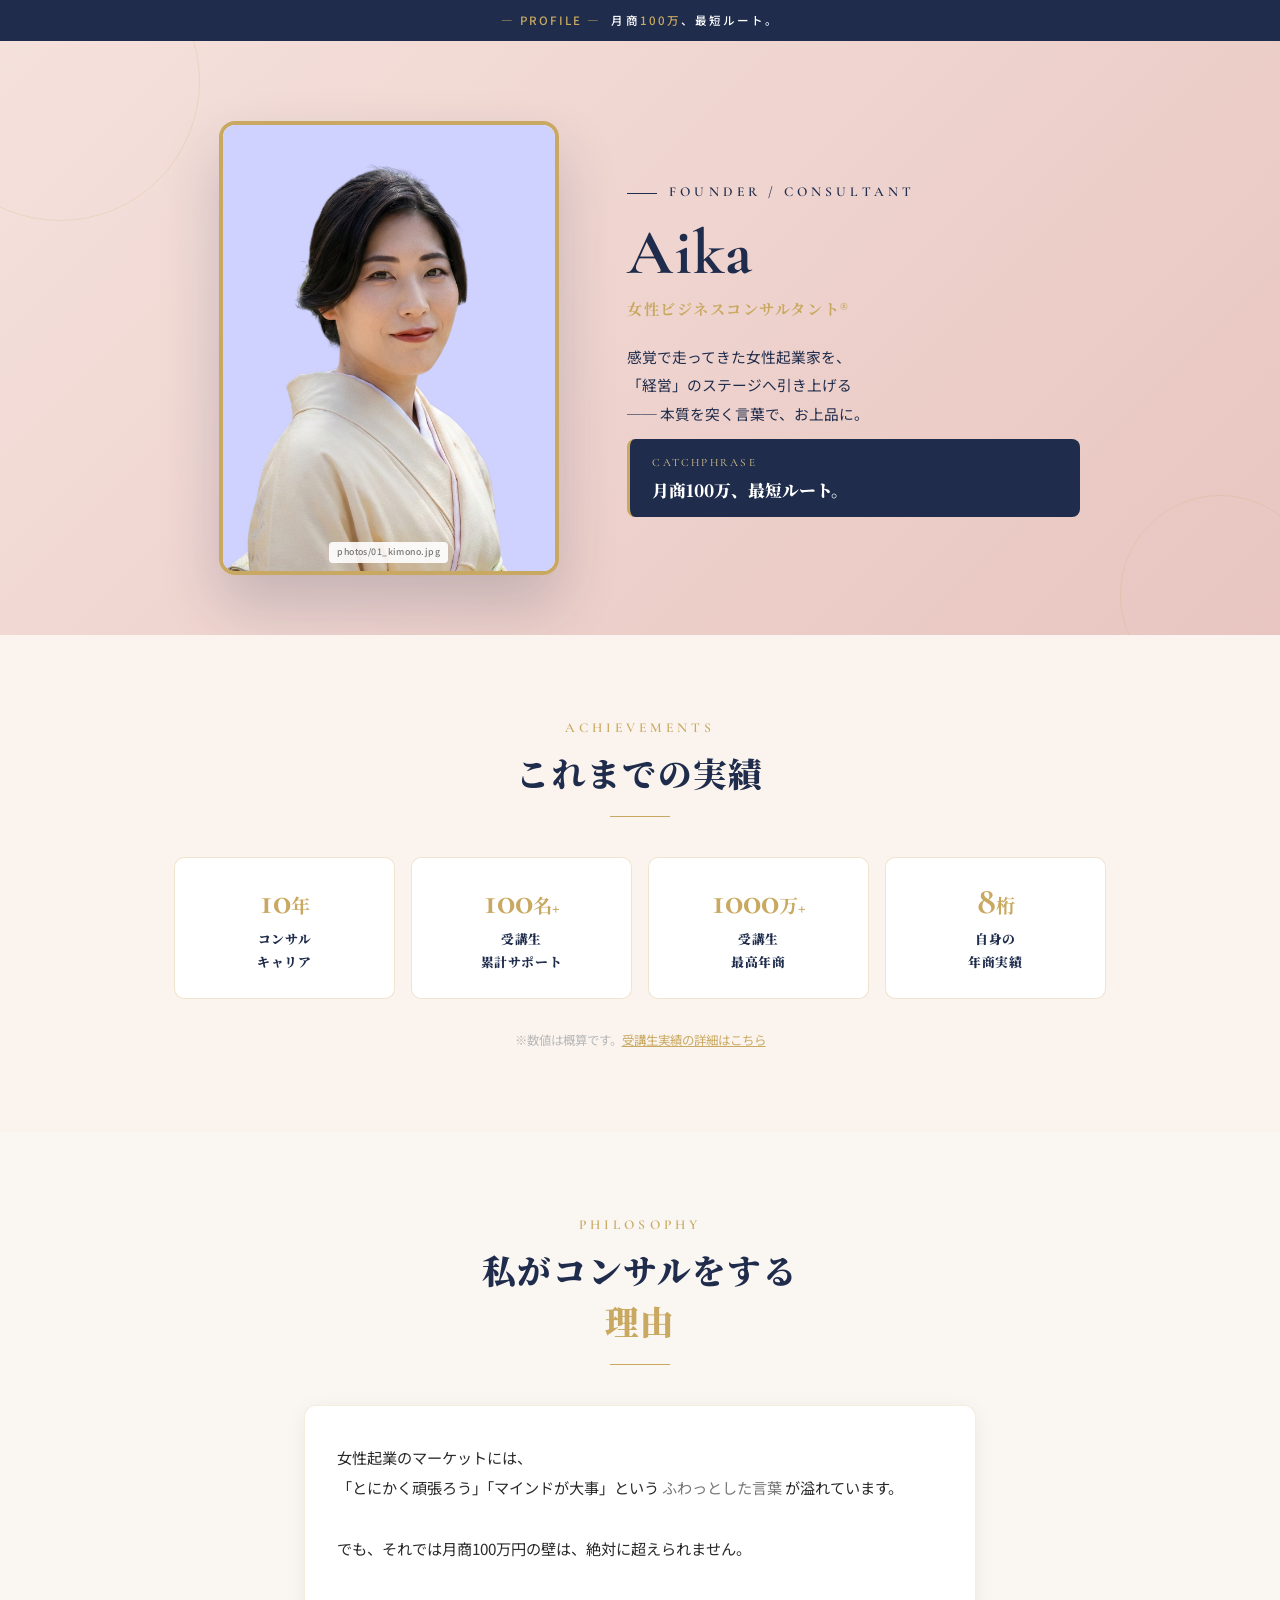
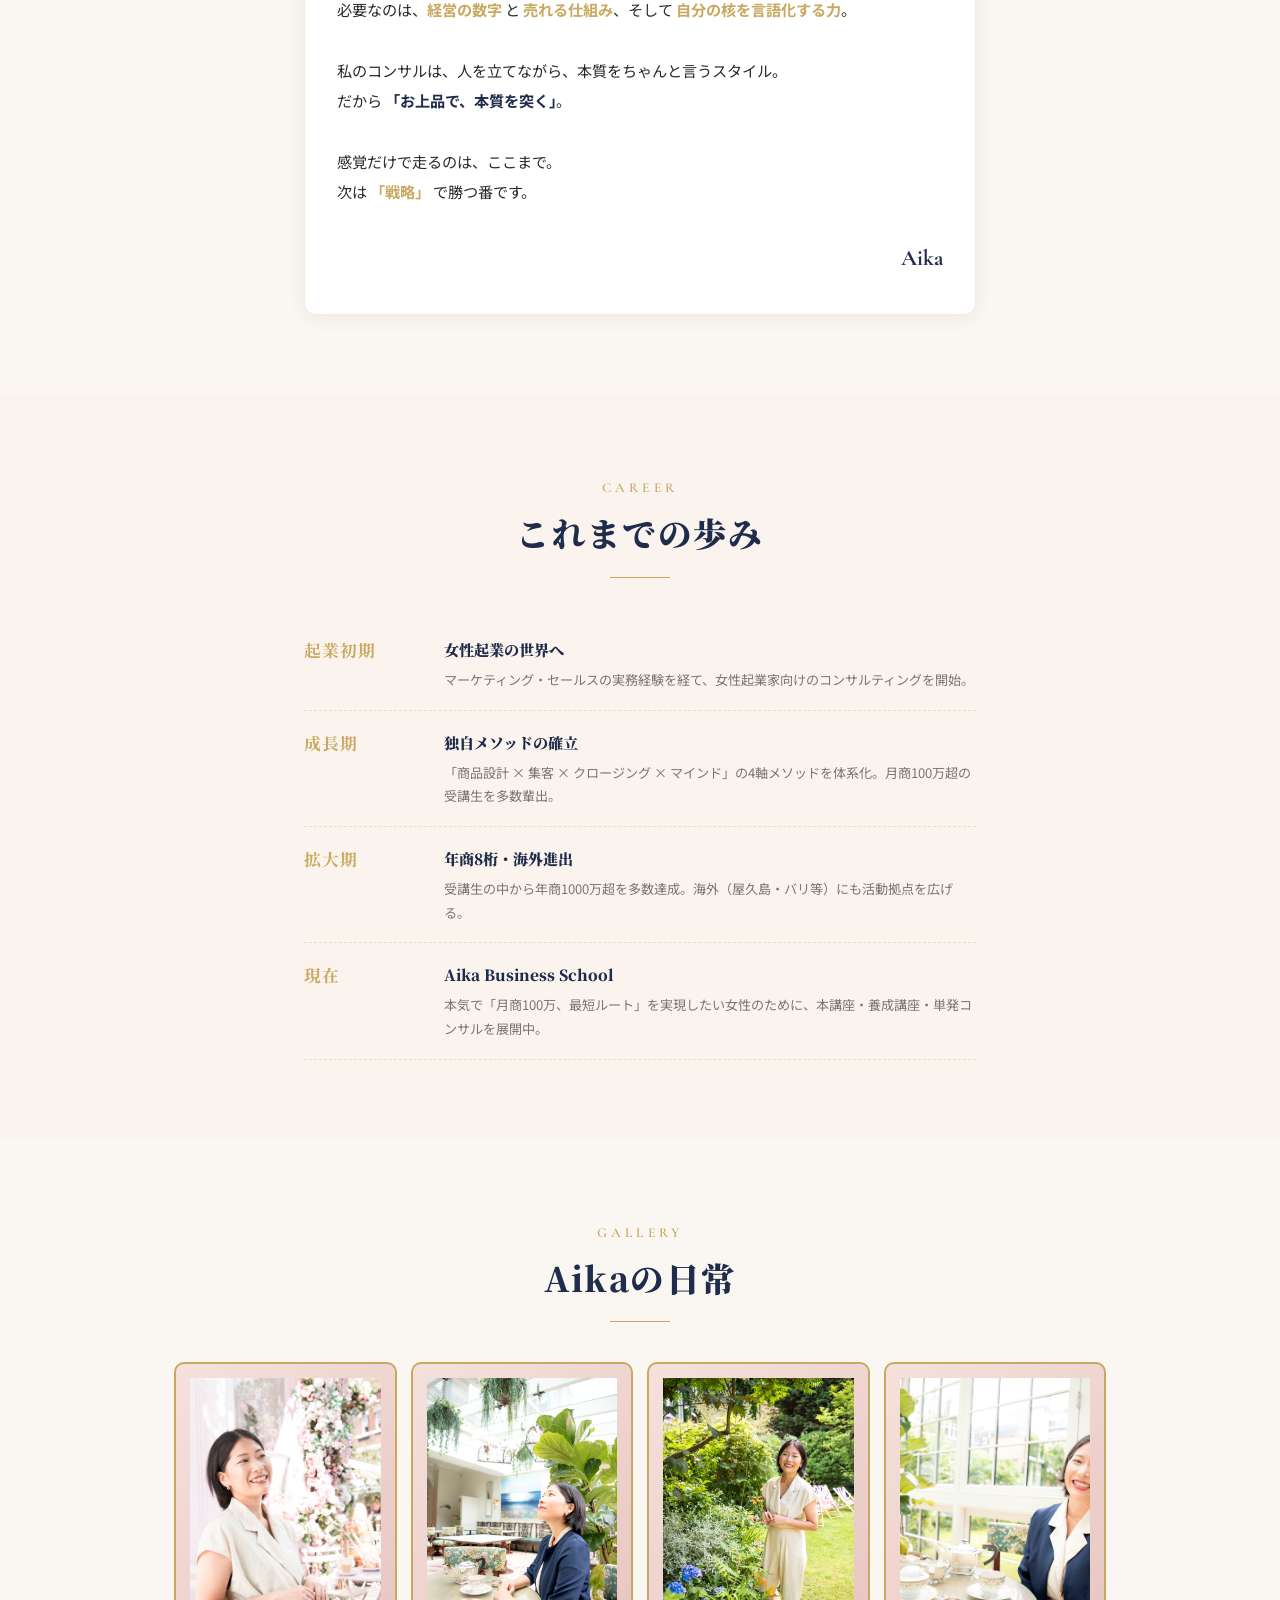
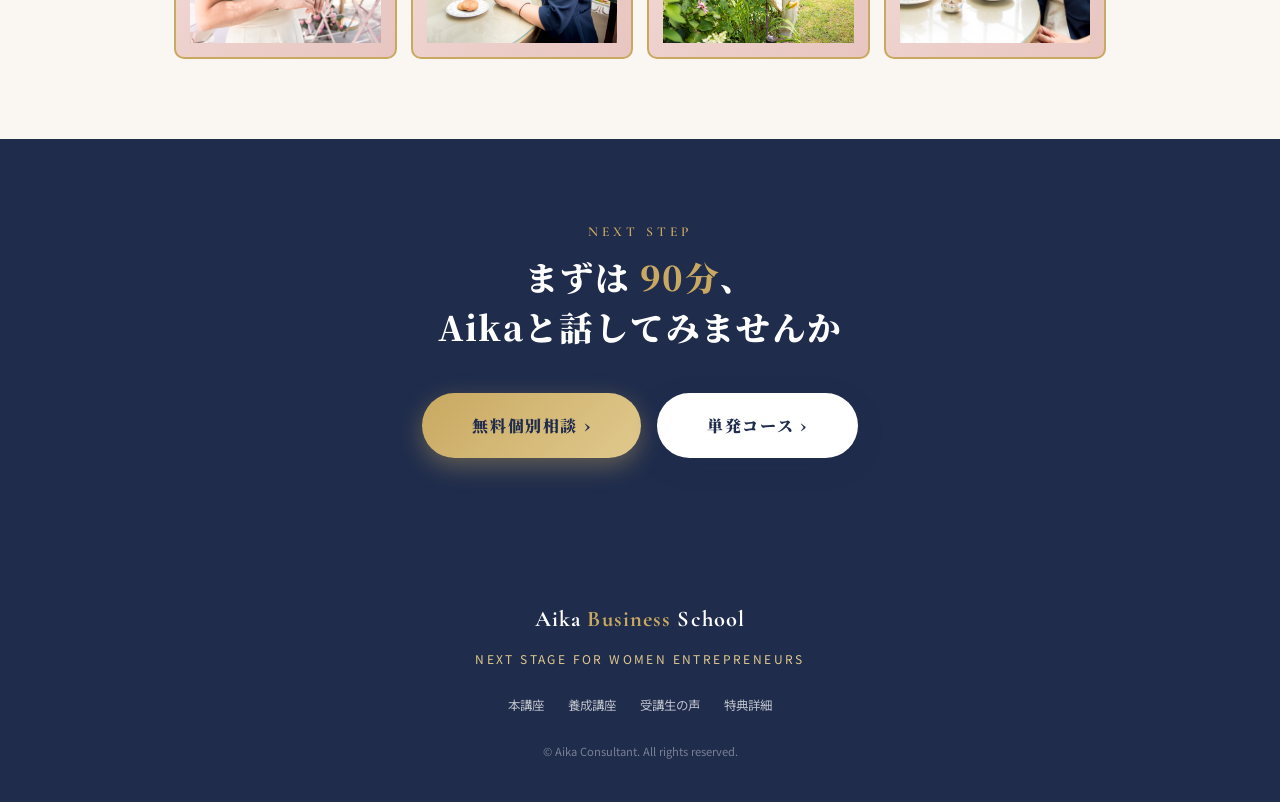
<file: profile.html>
<!DOCTYPE html>
<html lang="ja">
<head>
<meta charset="UTF-8">
<meta name="viewport" content="width=device-width,initial-scale=1">
<title>Aika 自己紹介｜女性ビジネスコンサルタント</title>
<meta name="description" content="Aika Business School 代表 Aika のプロフィール。お上品で本質を突く女性ビジネスコンサルタント。月商100万、最短ルート。">
<link rel="preconnect" href="https://fonts.googleapis.com">
<link rel="preconnect" href="https://fonts.gstatic.com" crossorigin>
<link href="https://fonts.googleapis.com/css2?family=Noto+Sans+JP:wght@400;500;700;900&family=Noto+Serif+JP:wght@500;700;900&family=Cormorant+Garamond:wght@500;700&display=swap" rel="stylesheet">
<link rel="stylesheet" href="_brand.css">
<style>
  .profile-hero{
    background:linear-gradient(135deg,var(--pink-light) 0%,var(--pink) 100%);
    padding:80px 24px 60px;position:relative;overflow:hidden;
  }
  .profile-hero::before,.profile-hero::after{
    content:"";position:absolute;border:1px solid var(--gold);border-radius:50%;
    opacity:.2;
  }
  .profile-hero::before{width:280px;height:280px;top:-100px;left:-80px}
  .profile-hero::after{width:200px;height:200px;bottom:-60px;right:-40px}

  .profile-inner{
    max-width:880px;margin:0 auto;
    display:grid;gap:50px;
    grid-template-columns:1fr 1.2fr;align-items:center;
    position:relative;z-index:2;
  }
  @media(max-width:720px){
    .profile-inner{grid-template-columns:1fr;text-align:center}
  }
  .profile-photo{
    width:100%;aspect-ratio:3/4;max-width:340px;margin:0 auto;
    border-radius:16px;overflow:hidden;
    box-shadow:0 30px 60px rgba(31,44,76,.2);
    border:4px solid var(--gold);
    background:linear-gradient(135deg,#fff,var(--paper));
    display:flex;align-items:center;justify-content:center;
    font-family:var(--display);color:var(--navy);font-size:5rem;
    position:relative;
  }
  .profile-photo img{width:100%;height:100%;object-fit:cover;display:block}
  .profile-photo .placeholder-note{
    position:absolute;bottom:8px;font-size:.55rem;
    color:var(--gray);font-family:var(--sans);font-weight:500;
    background:rgba(255,255,255,.9);padding:2px 8px;border-radius:4px;letter-spacing:.05em;
  }

  .profile-info .eyebrow{
    font-family:var(--display);color:var(--navy);
    font-size:.85rem;letter-spacing:.3em;margin-bottom:14px;font-weight:600;
  }
  .profile-info .eyebrow::before{
    content:"";display:inline-block;width:30px;height:1px;
    background:var(--navy);vertical-align:middle;margin-right:12px;
  }
  .profile-info h1{
    font-family:var(--display);font-weight:700;font-size:clamp(2.8rem,6vw,4rem);
    color:var(--navy);line-height:1.1;margin-bottom:6px;letter-spacing:.02em;
  }
  .profile-info .role{
    font-family:var(--serif);font-weight:700;color:var(--gold);
    font-size:.95rem;letter-spacing:.1em;margin-bottom:20px;
  }
  .profile-info .tag{
    background:var(--navy);color:#fff;padding:14px 22px;border-radius:8px;
    margin-top:10px;border-left:3px solid var(--gold);
  }
  .profile-info .tag .label{
    font-family:var(--display);color:var(--gold-light);font-size:.7rem;
    letter-spacing:.2em;margin-bottom:4px;
  }
  .profile-info .tag .text{
    font-family:var(--serif);font-weight:900;font-size:1.05rem;line-height:1.5;
  }

  .timeline{
    margin-top:20px;padding-left:0;
  }
  .timeline-item{
    display:grid;gap:20px;grid-template-columns:120px 1fr;
    padding:18px 0;border-bottom:1px dashed rgba(201,169,97,.3);
  }
  .timeline-year{
    font-family:var(--display);color:var(--gold);font-weight:700;
    font-size:1.05rem;letter-spacing:.05em;
  }
  .timeline-content h4{
    font-family:var(--serif);font-weight:900;color:var(--navy);
    font-size:.95rem;margin-bottom:4px;
  }
  .timeline-content p{font-size:.82rem;color:var(--gray);line-height:1.8}

  .achievement-grid{
    display:grid;gap:16px;grid-template-columns:repeat(auto-fit,minmax(180px,1fr));
    margin-top:30px;
  }
  .achievement-item{
    background:#fff;padding:24px 18px;border-radius:10px;
    border:1px solid rgba(201,169,97,.3);text-align:center;
  }
  .achievement-item .num{
    font-family:var(--display);color:var(--gold);font-size:2.4rem;
    font-weight:700;line-height:1;margin-bottom:6px;
  }
  .achievement-item .label{
    font-family:var(--serif);font-weight:900;color:var(--navy);
    font-size:.8rem;letter-spacing:.05em;
  }

  .photo-gallery{
    display:grid;gap:14px;margin-top:30px;
    grid-template-columns:repeat(auto-fit,minmax(180px,1fr));
  }
  .gallery-frame{
    aspect-ratio:3/4;border-radius:10px;
    background:linear-gradient(135deg,var(--pink-light),var(--pink));
    border:2px solid var(--gold);
    display:flex;align-items:center;justify-content:center;
    font-family:var(--display);color:var(--navy-light);font-size:.85rem;
    text-align:center;padding:14px;letter-spacing:.05em;
    position:relative;overflow:hidden;
  }
  .gallery-frame img{width:100%;height:100%;object-fit:cover;display:block}
  .gallery-frame::before{
    content:"PHOTO";font-family:var(--display);color:var(--gold);
    font-size:.7rem;letter-spacing:.3em;
    position:absolute;top:50%;left:50%;transform:translate(-50%,-50%);
    opacity:.5;
  }
  .gallery-frame.has-img::before{display:none}
</style>
</head>
<body>

<div class="topbar">
  <span class="gold">— PROFILE —</span> &nbsp;月商<span class="gold">100万</span>、最短ルート。
</div>

<!-- HERO with photo -->
<section class="profile-hero">
  <div class="profile-inner">
    <div class="profile-photo">
      <img src="photos/01_kimono.jpg" alt="Aika" onerror="this.style.display='none';this.parentNode.innerHTML+='A'">
      <span class="placeholder-note">photos/01_kimono.jpg</span>
    </div>
    <div class="profile-info">
      <div class="eyebrow">FOUNDER / CONSULTANT</div>
      <h1>Aika</h1>
      <div class="role">女性ビジネスコンサルタント®</div>

      <p style="font-size:.92rem;color:var(--navy);line-height:1.95;margin-top:10px">
        感覚で走ってきた女性起業家を、<br>
        「経営」のステージへ引き上げる<br>
        ── 本質を突く言葉で、お上品に。
      </p>

      <div class="tag">
        <div class="label">CATCHPHRASE</div>
        <div class="text">月商100万、最短ルート。</div>
      </div>
    </div>
  </div>
</section>

<!-- ACHIEVEMENT NUMBERS -->
<section class="alt">
  <div class="wrap">
    <div class="section-eyebrow">ACHIEVEMENTS</div>
    <h2 class="section-title">これまでの実績</h2>
    <div class="section-divider"></div>

    <div class="achievement-grid">
      <div class="achievement-item">
        <div class="num">10<small style="font-size:.5em">年</small></div>
        <div class="label">コンサル<br>キャリア</div>
      </div>
      <div class="achievement-item">
        <div class="num">100<small style="font-size:.5em">名+</small></div>
        <div class="label">受講生<br>累計サポート</div>
      </div>
      <div class="achievement-item">
        <div class="num">1000<small style="font-size:.5em">万+</small></div>
        <div class="label">受講生<br>最高年商</div>
      </div>
      <div class="achievement-item">
        <div class="num">8<small style="font-size:.5em">桁</small></div>
        <div class="label">自身の<br>年商実績</div>
      </div>
    </div>
    <p style="text-align:center;margin-top:30px;font-size:.78rem;color:var(--gray-light)">
      ※数値は概算です。<a href="https://1vqzv.hp.peraichi.com/" target="_blank" style="color:var(--gold);text-decoration:underline">受講生実績の詳細はこちら</a>
    </p>
  </div>
</section>

<!-- PHILOSOPHY -->
<section>
  <div class="wrap-narrow">
    <div class="section-eyebrow">PHILOSOPHY</div>
    <h2 class="section-title">私がコンサルをする<br><span class="gold">理由</span></h2>
    <div class="section-divider"></div>

    <div class="card">
      <p style="line-height:2;color:var(--ink);font-size:.95rem">
        女性起業のマーケットには、<br>
        「とにかく頑張ろう」「マインドが大事」という <span style="color:var(--gray)">ふわっとした言葉</span> が溢れています。<br><br>
        でも、それでは月商100万円の壁は、絶対に超えられません。<br><br>
        必要なのは、<b style="color:var(--gold)">経営の数字</b> と <b style="color:var(--gold)">売れる仕組み</b>、そして <b style="color:var(--gold)">自分の核を言語化する力</b>。<br><br>
        私のコンサルは、人を立てながら、本質をちゃんと言うスタイル。<br>
        だから <b style="color:var(--navy)">「お上品で、本質を突く」</b>。<br><br>
        感覚だけで走るのは、ここまで。<br>
        次は <b style="color:var(--gold)">「戦略」</b> で勝つ番です。
      </p>
      <p style="text-align:right;margin-top:30px;font-family:var(--display);font-size:1.4rem;color:var(--navy);font-weight:700">
        Aika
      </p>
    </div>
  </div>
</section>

<!-- TIMELINE -->
<section class="alt">
  <div class="wrap-narrow">
    <div class="section-eyebrow">CAREER</div>
    <h2 class="section-title">これまでの歩み</h2>
    <div class="section-divider"></div>

    <div class="timeline">
      <div class="timeline-item">
        <div class="timeline-year">起業初期</div>
        <div class="timeline-content">
          <h4>女性起業の世界へ</h4>
          <p>マーケティング・セールスの実務経験を経て、女性起業家向けのコンサルティングを開始。</p>
        </div>
      </div>
      <div class="timeline-item">
        <div class="timeline-year">成長期</div>
        <div class="timeline-content">
          <h4>独自メソッドの確立</h4>
          <p>「商品設計 × 集客 × クロージング × マインド」の4軸メソッドを体系化。月商100万超の受講生を多数輩出。</p>
        </div>
      </div>
      <div class="timeline-item">
        <div class="timeline-year">拡大期</div>
        <div class="timeline-content">
          <h4>年商8桁・海外進出</h4>
          <p>受講生の中から年商1000万超を多数達成。海外（屋久島・バリ等）にも活動拠点を広げる。</p>
        </div>
      </div>
      <div class="timeline-item">
        <div class="timeline-year">現在</div>
        <div class="timeline-content">
          <h4>Aika Business School</h4>
          <p>本気で「月商100万、最短ルート」を実現したい女性のために、本講座・養成講座・単発コンサルを展開中。</p>
        </div>
      </div>
    </div>
  </div>
</section>

<!-- GALLERY -->
<section>
  <div class="wrap">
    <div class="section-eyebrow">GALLERY</div>
    <h2 class="section-title">Aikaの日常</h2>
    <div class="section-divider"></div>

    <div class="photo-gallery">
      <div class="gallery-frame has-img"><img src="photos/02_flower_smile.jpg" alt="" onerror="this.parentNode.classList.remove('has-img');this.remove()"></div>
      <div class="gallery-frame has-img"><img src="photos/03_tearoom_navy.jpg" alt="" onerror="this.parentNode.classList.remove('has-img');this.remove()"></div>
      <div class="gallery-frame has-img"><img src="photos/04_garden.jpg" alt="" onerror="this.parentNode.classList.remove('has-img');this.remove()"></div>
      <div class="gallery-frame has-img"><img src="photos/05_flower_laugh.jpg" alt="" onerror="this.parentNode.classList.remove('has-img');this.remove()"></div>
    </div>
  </div>
</section>

<!-- CTA -->
<section class="dark">
  <div class="wrap-narrow" style="text-align:center">
    <div class="section-eyebrow">NEXT STEP</div>
    <h2 class="section-title" style="color:#fff">
      まずは <span class="gold">90分</span>、<br>
      Aikaと話してみませんか
    </h2>

    <div class="cta-wrap" style="display:flex;gap:16px;justify-content:center;flex-wrap:wrap;margin-top:40px">
      <a href="free_consult.html" class="btn primary">無料個別相談 ›</a>
      <a href="single_session.html" class="btn secondary" style="background:#fff;color:var(--navy)">単発コース ›</a>
    </div>
  </div>
</section>

<!-- FOOTER -->
<footer class="footer">
  <div class="logo">Aika <span class="gold">Business</span> School</div>
  <div class="tagline">NEXT STAGE FOR WOMEN ENTREPRENEURS</div>
  <div class="links">
    <a href="https://7yy2b.hp.peraichi.com/" target="_blank">本講座</a>
    <a href="https://f9dmf.hp.peraichi.com/" target="_blank">養成講座</a>
    <a href="https://1vqzv.hp.peraichi.com/" target="_blank">受講生の声</a>
    <a href="https://cqgt3.hp.peraichi.com/" target="_blank">特典詳細</a>
  </div>
  <div class="copyright">© Aika Consultant. All rights reserved.</div>
</footer>

</body>
</html>
</file>
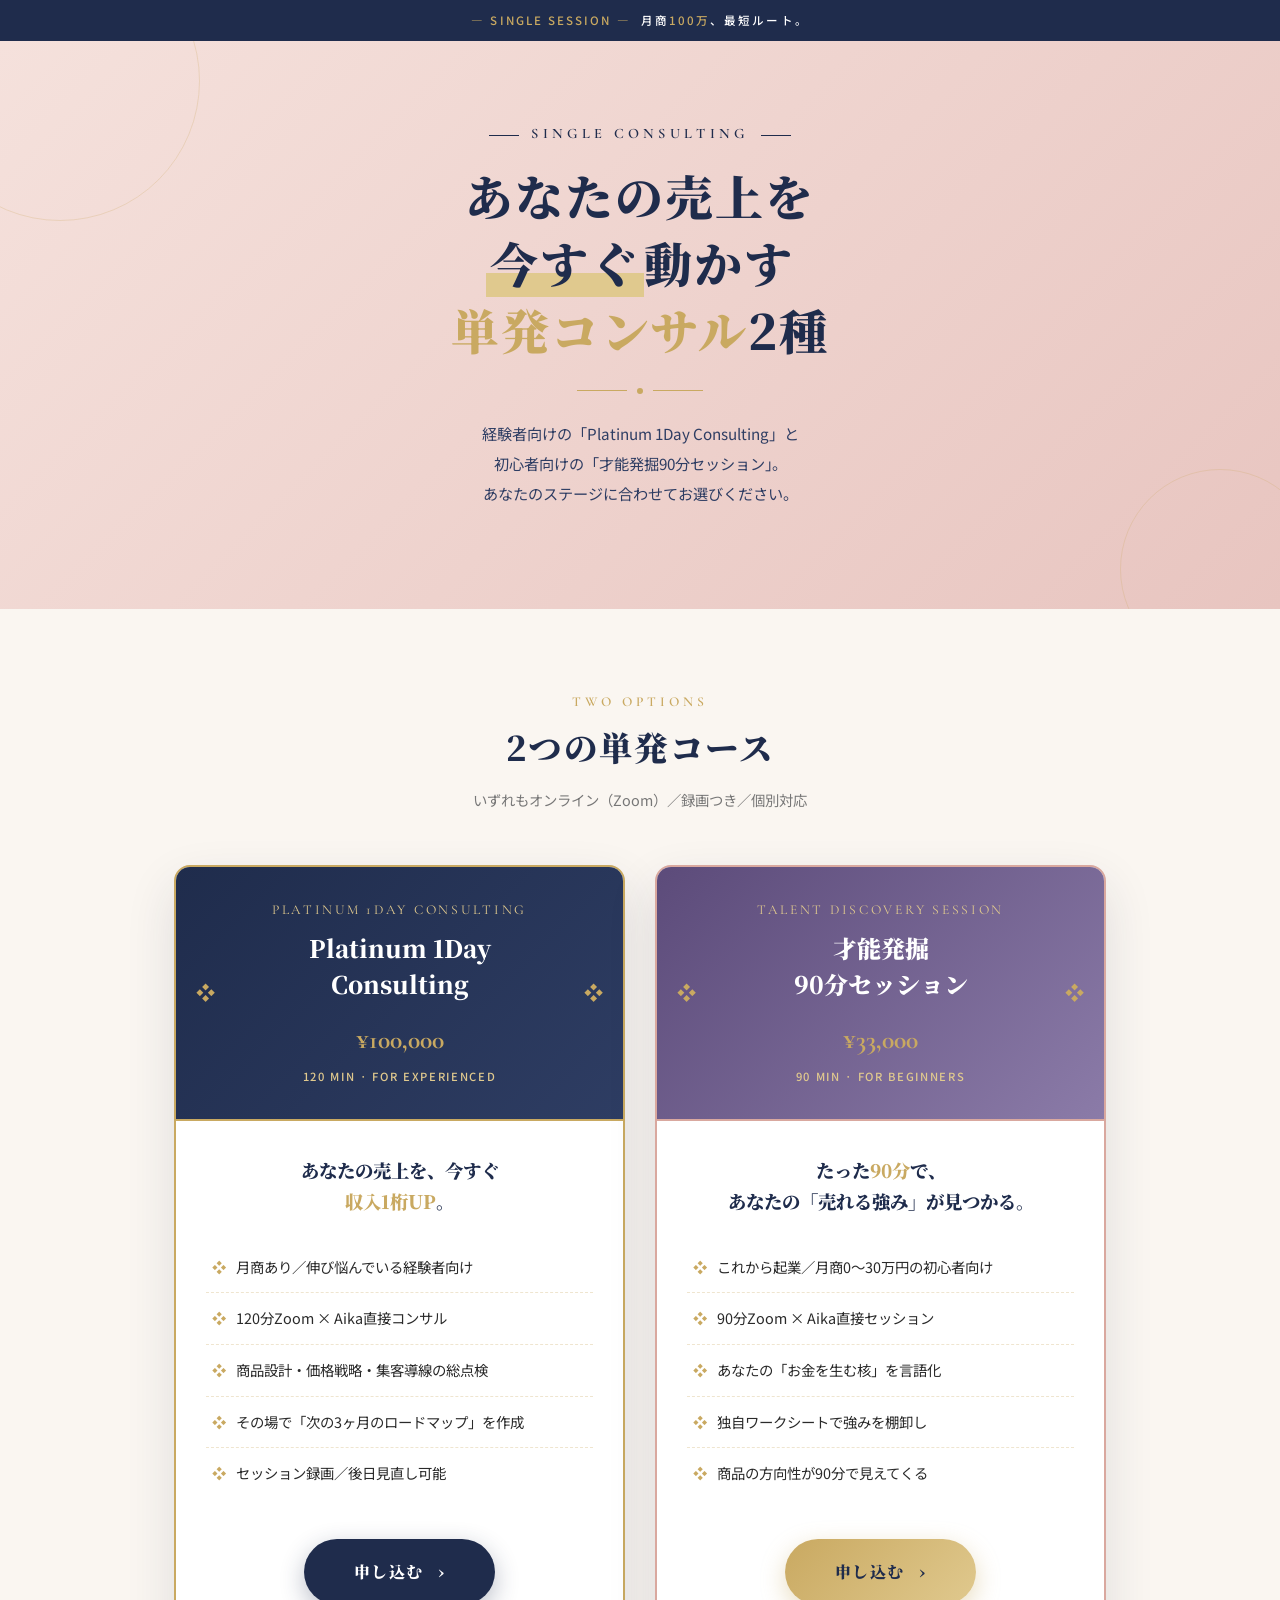
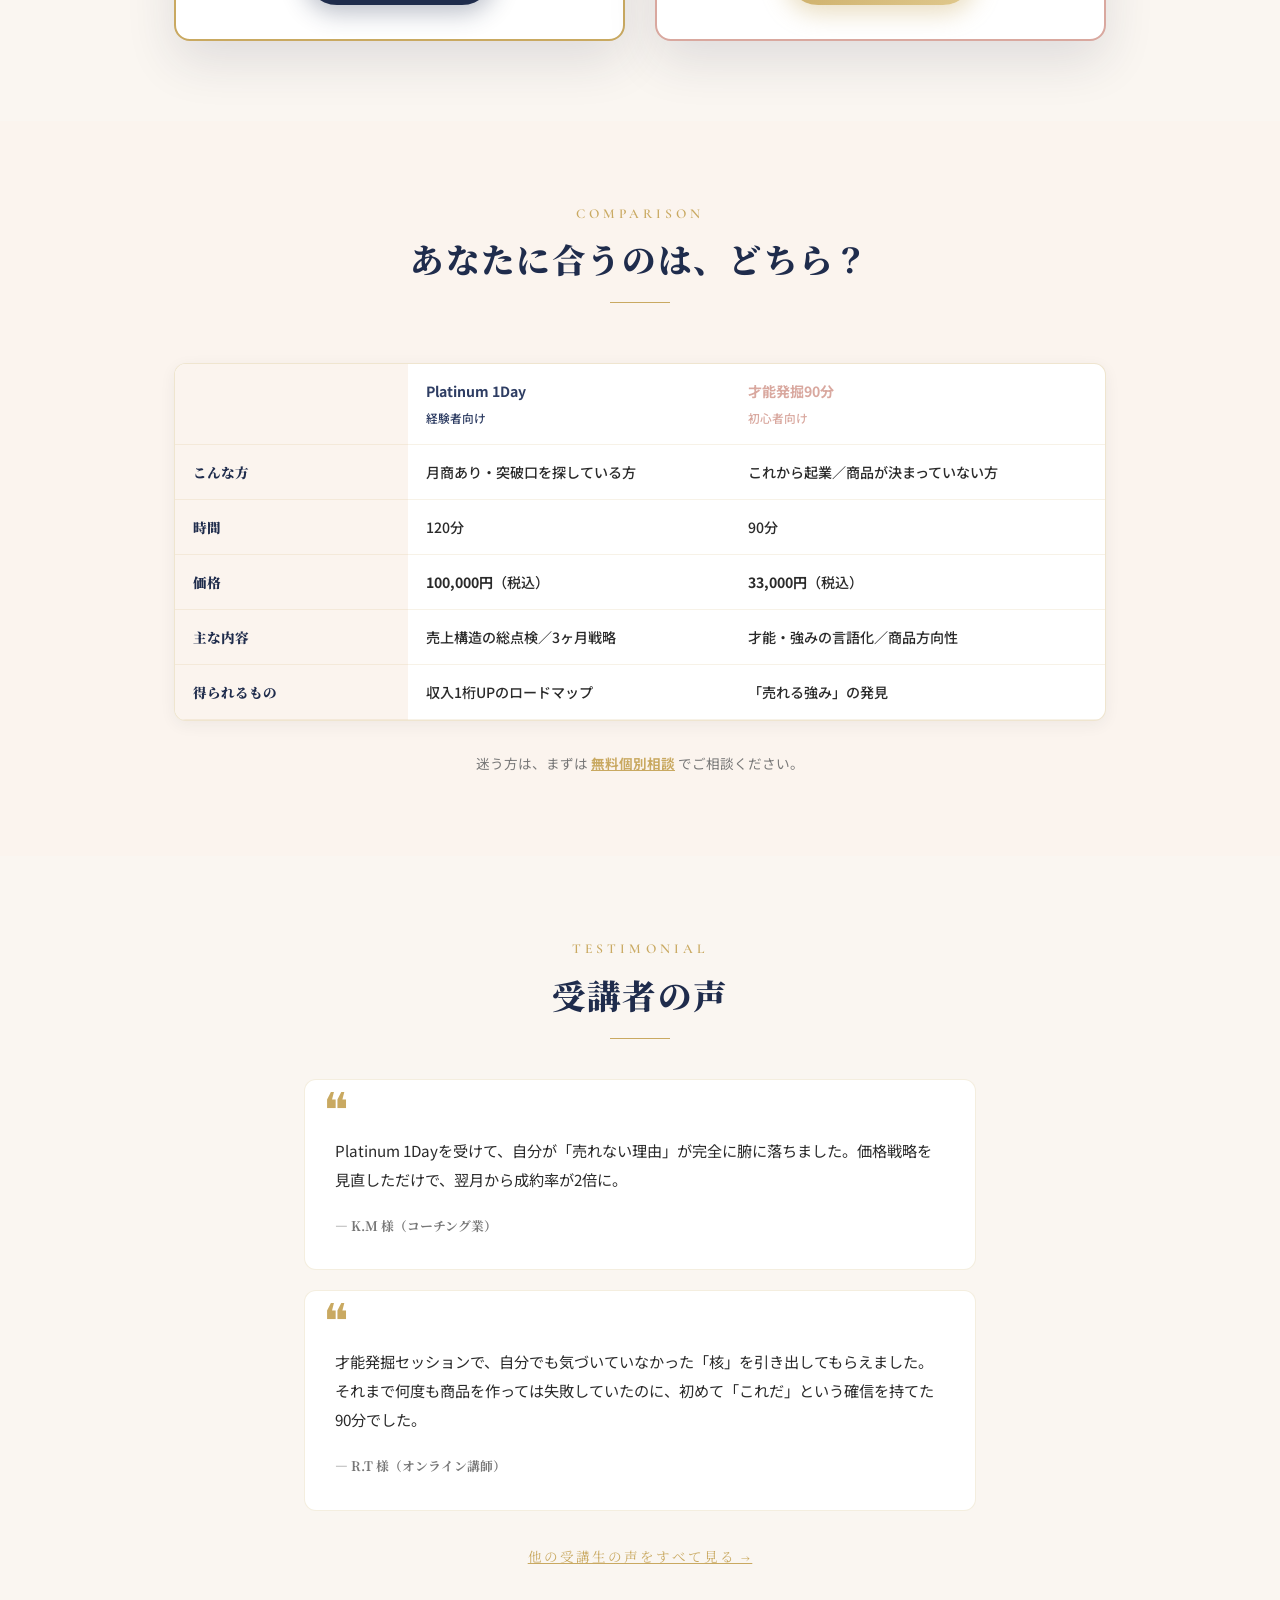
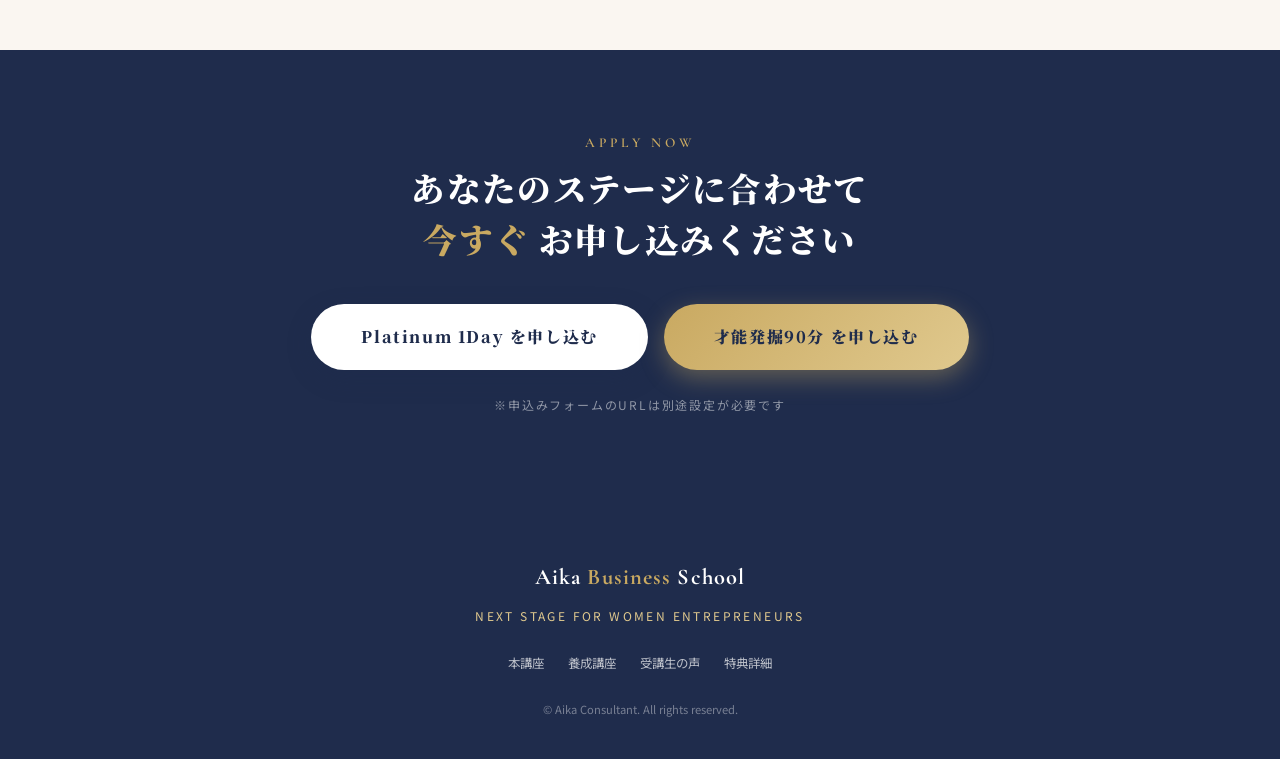
<file: single_session.html>
<!DOCTYPE html>
<html lang="ja">
<head>
<meta charset="UTF-8">
<meta name="viewport" content="width=device-width,initial-scale=1">
<title>単発コース｜Aika Business School</title>
<meta name="description" content="Platinum 1Day Consulting（120分・10万円）／才能発掘90分セッション（90分・3.3万円）。経験者向け・初心者向けの2種類の単発コース。">
<link rel="preconnect" href="https://fonts.googleapis.com">
<link rel="preconnect" href="https://fonts.gstatic.com" crossorigin>
<link href="https://fonts.googleapis.com/css2?family=Noto+Sans+JP:wght@400;500;700;900&family=Noto+Serif+JP:wght@500;700;900&family=Cormorant+Garamond:wght@500;700&display=swap" rel="stylesheet">
<link rel="stylesheet" href="_brand.css">
<style>
  .session-row{
    display:grid;gap:30px;margin-top:50px;
    grid-template-columns:repeat(auto-fit,minmax(340px,1fr));
  }
  .compare-table{
    margin-top:60px;background:#fff;border-radius:12px;overflow:hidden;
    border:1px solid rgba(201,169,97,.3);
    box-shadow:0 4px 16px rgba(31,44,76,.06);
  }
  .compare-table table{width:100%;border-collapse:collapse}
  .compare-table th,.compare-table td{
    padding:14px 18px;text-align:left;border-bottom:1px solid rgba(201,169,97,.15);
    font-size:.88rem;
  }
  .compare-table th{
    background:var(--paper);font-family:var(--serif);font-weight:900;color:var(--navy);
    font-size:.85rem;width:25%;
  }
  .compare-table td{font-weight:500}
  .compare-table .platinum{color:var(--navy-light)}
  .compare-table .talent{color:var(--pink-deep)}
</style>
</head>
<body>

<div class="topbar">
  <span class="gold">— SINGLE SESSION —</span> &nbsp;月商<span class="gold">100万</span>、最短ルート。
</div>

<!-- HERO -->
<section class="hero">
  <div class="eyebrow">SINGLE CONSULTING</div>
  <h1>
    あなたの売上を<br>
    <span class="accent">今すぐ</span>動かす<br>
    <span class="gold">単発コンサル</span>2種
  </h1>
  <div class="ornament"><span class="line"></span><span class="dot"></span><span class="line"></span></div>
  <p class="lead">
    経験者向けの「Platinum 1Day Consulting」と<br>
    初心者向けの「才能発掘90分セッション」。<br>
    あなたのステージに合わせてお選びください。
  </p>
</section>

<!-- SESSION CARDS -->
<section>
  <div class="wrap">
    <div class="section-eyebrow">TWO OPTIONS</div>
    <h2 class="section-title">2つの単発コース</h2>
    <p class="section-sub">いずれもオンライン（Zoom）／録画つき／個別対応</p>

    <div class="session-row">

      <!-- Platinum 1Day -->
      <div id="platinum" class="service-card">
        <div class="plaque">
          <div class="label">PLATINUM 1DAY CONSULTING</div>
          <h3>Platinum 1Day<br>Consulting</h3>
          <div class="price">¥100,000<small>120 MIN &middot; FOR EXPERIENCED</small></div>
        </div>
        <div class="body">
          <div class="catch">
            あなたの売上を、今すぐ<br>
            <span class="gold">収入1桁UP</span>。
          </div>
          <ul class="feature">
            <li>月商あり／伸び悩んでいる経験者向け</li>
            <li>120分Zoom × Aika直接コンサル</li>
            <li>商品設計・価格戦略・集客導線の総点検</li>
            <li>その場で「次の3ヶ月のロードマップ」を作成</li>
            <li>セッション録画／後日見直し可能</li>
          </ul>
          <div class="cta-wrap">
            <a href="#apply-platinum" class="btn secondary">申し込む <span class="arrow">›</span></a>
          </div>
        </div>
      </div>

      <!-- 才能発掘90分 -->
      <div id="talent" class="service-card" style="border-color:var(--pink-deep)">
        <div class="plaque" style="background:linear-gradient(135deg,#5C4B7A 0%,#8B7BA8 100%);border-bottom-color:var(--pink-deep)">
          <div class="label">TALENT DISCOVERY SESSION</div>
          <h3>才能発掘<br>90分セッション</h3>
          <div class="price">¥33,000<small>90 MIN &middot; FOR BEGINNERS</small></div>
        </div>
        <div class="body">
          <div class="catch">
            たった<span class="gold">90分</span>で、<br>
            あなたの「売れる強み」が見つかる。
          </div>
          <ul class="feature">
            <li>これから起業／月商0〜30万円の初心者向け</li>
            <li>90分Zoom × Aika直接セッション</li>
            <li>あなたの「お金を生む核」を言語化</li>
            <li>独自ワークシートで強みを棚卸し</li>
            <li>商品の方向性が90分で見えてくる</li>
          </ul>
          <div class="cta-wrap">
            <a href="#apply-talent" class="btn primary">申し込む <span class="arrow">›</span></a>
          </div>
        </div>
      </div>

    </div>
  </div>
</section>

<!-- COMPARE -->
<section class="alt">
  <div class="wrap">
    <div class="section-eyebrow">COMPARISON</div>
    <h2 class="section-title">あなたに合うのは、どちら？</h2>
    <div class="section-divider"></div>

    <div class="compare-table">
      <table>
        <tr>
          <th></th>
          <td class="platinum"><b>Platinum 1Day</b><br><small>経験者向け</small></td>
          <td class="talent"><b>才能発掘90分</b><br><small>初心者向け</small></td>
        </tr>
        <tr>
          <th>こんな方</th>
          <td>月商あり・突破口を探している方</td>
          <td>これから起業／商品が決まっていない方</td>
        </tr>
        <tr>
          <th>時間</th>
          <td>120分</td>
          <td>90分</td>
        </tr>
        <tr>
          <th>価格</th>
          <td><b>100,000円</b>（税込）</td>
          <td><b>33,000円</b>（税込）</td>
        </tr>
        <tr>
          <th>主な内容</th>
          <td>売上構造の総点検／3ヶ月戦略</td>
          <td>才能・強みの言語化／商品方向性</td>
        </tr>
        <tr>
          <th>得られるもの</th>
          <td>収入1桁UPのロードマップ</td>
          <td>「売れる強み」の発見</td>
        </tr>
      </table>
    </div>

    <p style="text-align:center;margin-top:30px;font-size:.85rem;color:var(--gray)">
      迷う方は、まずは <a href="free_consult.html" style="color:var(--gold);font-weight:700;text-decoration:underline">無料個別相談</a> でご相談ください。
    </p>
  </div>
</section>

<!-- VOICE -->
<section>
  <div class="wrap-narrow">
    <div class="section-eyebrow">TESTIMONIAL</div>
    <h2 class="section-title">受講者の声</h2>
    <div class="section-divider"></div>

    <div class="quote-card" style="margin-bottom:20px">
      <div class="body">
        Platinum 1Dayを受けて、自分が「売れない理由」が完全に腑に落ちました。価格戦略を見直しただけで、翌月から成約率が2倍に。
      </div>
      <div class="author">— K.M 様（コーチング業）</div>
    </div>

    <div class="quote-card">
      <div class="body">
        才能発掘セッションで、自分でも気づいていなかった「核」を引き出してもらえました。それまで何度も商品を作っては失敗していたのに、初めて「これだ」という確信を持てた90分でした。
      </div>
      <div class="author">— R.T 様（オンライン講師）</div>
    </div>

    <div style="text-align:center;margin-top:30px">
      <a href="https://1vqzv.hp.peraichi.com/" target="_blank" style="font-family:var(--display);font-size:.85rem;color:var(--gold);letter-spacing:.15em;text-decoration:underline">
        他の受講生の声をすべて見る →
      </a>
    </div>
  </div>
</section>

<!-- CTA -->
<section class="dark">
  <div class="wrap-narrow" style="text-align:center">
    <div class="section-eyebrow">APPLY NOW</div>
    <h2 class="section-title" style="color:#fff">
      あなたのステージに合わせて<br>
      <span class="gold">今すぐ</span> お申し込みください
    </h2>

    <div class="cta-wrap" style="display:flex;gap:16px;justify-content:center;flex-wrap:wrap;margin-top:40px">
      <a href="#apply-platinum" class="btn secondary" style="background:#fff;color:var(--navy)">
        Platinum 1Day を申し込む
      </a>
      <a href="#apply-talent" class="btn primary">
        才能発掘90分 を申し込む
      </a>
    </div>
    <p style="margin-top:24px;font-size:.75rem;color:rgba(255,255,255,.5);letter-spacing:.15em">
      ※申込みフォームのURLは別途設定が必要です
    </p>
  </div>
</section>

<!-- FOOTER -->
<footer class="footer">
  <div class="logo">Aika <span class="gold">Business</span> School</div>
  <div class="tagline">NEXT STAGE FOR WOMEN ENTREPRENEURS</div>
  <div class="links">
    <a href="https://7yy2b.hp.peraichi.com/" target="_blank">本講座</a>
    <a href="https://f9dmf.hp.peraichi.com/" target="_blank">養成講座</a>
    <a href="https://1vqzv.hp.peraichi.com/" target="_blank">受講生の声</a>
    <a href="https://cqgt3.hp.peraichi.com/" target="_blank">特典詳細</a>
  </div>
  <div class="copyright">© Aika Consultant. All rights reserved.</div>
</footer>

</body>
</html>
</file>
<file: _brand.css>
/* ============================================================
   Aika Business School — Brand CSS
   Palette: Dusty Pink × Navy × Gold
   ============================================================ */
*,*::before,*::after{margin:0;padding:0;box-sizing:border-box}
:root{
  --pink:#E8C5C0;
  --pink-light:#F5E1DC;
  --pink-deep:#D9A89F;
  --navy:#1F2C4C;
  --navy-light:#2E3D63;
  --gold:#C9A961;
  --gold-light:#E0C98E;
  --offwhite:#FAF6F1;
  --paper:#FBF4EE;
  --ink:#2A2A2A;
  --gray:#777;
  --gray-light:#B8B8B8;
  --red:#D63031;
  --serif:"Noto Serif JP","Hiragino Mincho ProN","Yu Mincho",serif;
  --sans:"Noto Sans JP","Hiragino Kaku Gothic ProN","Yu Gothic",sans-serif;
  --display:"Cormorant Garamond","Noto Serif JP",serif;
}
html{scroll-behavior:smooth;font-size:16px}
body{
  font-family:var(--sans);background:var(--offwhite);color:var(--ink);
  line-height:1.85;overflow-x:hidden;-webkit-font-smoothing:antialiased;
}
img{max-width:100%;display:block}
a{color:inherit;text-decoration:none}

/* ===== Container ===== */
.wrap{max-width:980px;margin:0 auto;padding:0 24px}
.wrap-narrow{max-width:720px;margin:0 auto;padding:0 24px}

/* ===== Top bar ===== */
.topbar{
  background:var(--navy);color:#fff;
  text-align:center;padding:10px 16px;font-size:.72rem;
  letter-spacing:.18em;font-weight:500;
}
.topbar .gold{color:var(--gold)}

/* ===== Hero ===== */
.hero{
  background:linear-gradient(135deg,var(--pink-light) 0%,var(--pink) 100%);
  padding:80px 24px 100px;text-align:center;position:relative;overflow:hidden;
}
.hero::before,.hero::after{
  content:"";position:absolute;border:1px solid var(--gold);border-radius:50%;
  opacity:.25;
}
.hero::before{width:280px;height:280px;top:-100px;left:-80px}
.hero::after{width:200px;height:200px;bottom:-60px;right:-40px}

.hero .eyebrow{
  font-family:var(--display);color:var(--navy);
  font-size:.9rem;letter-spacing:.3em;margin-bottom:14px;font-weight:600;
}
.hero .eyebrow::before,.hero .eyebrow::after{
  content:"";display:inline-block;width:30px;height:1px;
  background:var(--navy);vertical-align:middle;margin:0 12px;
}
.hero h1{
  font-family:var(--serif);font-weight:900;
  font-size:clamp(1.8rem,4.5vw,3rem);line-height:1.4;color:var(--navy);
  margin-bottom:18px;letter-spacing:.04em;position:relative;z-index:2;
}
.hero h1 .gold{color:var(--gold)}
.hero h1 .accent{
  background:linear-gradient(transparent 65%,var(--gold-light) 65%);
  padding:0 4px;
}
.hero .lead{
  font-size:.95rem;line-height:2;color:var(--navy-light);
  max-width:560px;margin:0 auto;position:relative;z-index:2;
}
.hero .ornament{
  display:flex;justify-content:center;align-items:center;gap:10px;
  margin:24px 0;
}
.hero .ornament .line{width:50px;height:1px;background:var(--gold)}
.hero .ornament .dot{
  width:6px;height:6px;border-radius:50%;background:var(--gold);
}

/* ===== Section ===== */
section{padding:80px 0;position:relative}
section.alt{background:var(--paper)}
section.dark{background:var(--navy);color:#fff}
section.dark .section-eyebrow{color:var(--gold)}
section.dark .section-title{color:#fff}

.section-eyebrow{
  font-family:var(--display);text-align:center;
  font-size:.85rem;letter-spacing:.3em;color:var(--gold);
  font-weight:600;margin-bottom:8px;
}
.section-title{
  font-family:var(--serif);text-align:center;
  font-size:clamp(1.4rem,3vw,2.1rem);line-height:1.5;
  font-weight:900;color:var(--navy);
  margin-bottom:14px;letter-spacing:.04em;
}
.section-title .gold{color:var(--gold)}
.section-title .pink{color:var(--pink-deep)}
.section-sub{
  text-align:center;color:var(--gray);font-size:.9rem;
  max-width:600px;margin:0 auto 50px;line-height:2;
}
.section-divider{
  width:60px;height:1px;background:var(--gold);
  margin:18px auto 40px;
}

/* ===== Card ===== */
.card{
  background:#fff;border-radius:12px;
  padding:36px 32px;
  box-shadow:0 4px 20px rgba(31,44,76,.06);
  border:1px solid rgba(201,169,97,.2);
}
.card.deep{
  background:linear-gradient(135deg,#fff 0%,var(--paper) 100%);
}

/* ===== Service card (with plaque) ===== */
.service-card{
  background:#fff;border-radius:16px;overflow:hidden;
  border:2px solid var(--gold);position:relative;
  box-shadow:0 20px 50px rgba(31,44,76,.12);
}
.service-card .plaque{
  background:linear-gradient(135deg,var(--navy) 0%,var(--navy-light) 100%);
  color:#fff;padding:30px 24px;text-align:center;
  border-bottom:2px solid var(--gold);position:relative;
}
.service-card .plaque::before,
.service-card .plaque::after{
  content:"❖";position:absolute;color:var(--gold);font-size:1.2rem;top:50%;transform:translateY(-50%);
}
.service-card .plaque::before{left:20px}
.service-card .plaque::after{right:20px}
.service-card .plaque .label{
  font-family:var(--display);font-size:.85rem;letter-spacing:.2em;
  color:var(--gold-light);margin-bottom:8px;
}
.service-card .plaque h3{
  font-family:var(--serif);font-weight:900;font-size:1.5rem;
  line-height:1.5;
}
.service-card .plaque .price{
  display:inline-block;margin-top:14px;
  font-family:var(--display);font-size:1.6rem;font-weight:700;color:var(--gold);
}
.service-card .plaque .price small{
  font-size:.7rem;letter-spacing:.15em;color:var(--gold-light);
  display:block;margin-top:2px;font-family:var(--sans);font-weight:500;
}
.service-card .body{padding:34px 30px}
.service-card .body .catch{
  font-family:var(--serif);font-weight:900;font-size:1.15rem;color:var(--navy);
  text-align:center;margin-bottom:24px;line-height:1.7;
}
.service-card .body .catch .gold{color:var(--gold)}
.service-card ul.feature{list-style:none}
.service-card ul.feature li{
  padding:12px 0 12px 30px;border-bottom:1px dashed rgba(201,169,97,.3);
  position:relative;font-size:.9rem;
}
.service-card ul.feature li::before{
  content:"❖";position:absolute;left:6px;color:var(--gold);
}
.service-card ul.feature li:last-child{border-bottom:none}

/* ===== List blocks ===== */
.feature-grid{
  display:grid;gap:20px;
  grid-template-columns:repeat(auto-fit,minmax(240px,1fr));
}
.feature-item{
  background:#fff;padding:24px 22px;border-radius:8px;
  border-left:3px solid var(--gold);
  box-shadow:0 2px 8px rgba(31,44,76,.04);
}
.feature-item .num{
  font-family:var(--display);color:var(--gold);font-size:1.3rem;
  font-weight:700;margin-bottom:6px;
}
.feature-item h4{
  font-family:var(--serif);font-weight:900;font-size:1rem;
  color:var(--navy);margin-bottom:8px;
}
.feature-item p{color:var(--gray);font-size:.85rem;line-height:1.85}

/* ===== Bonus list (23 items) ===== */
.bonus-grid{
  display:grid;gap:10px;
  grid-template-columns:repeat(auto-fill,minmax(280px,1fr));
}
.bonus-item{
  background:#fff;padding:14px 18px;border-radius:6px;
  border:1px solid rgba(201,169,97,.3);
  font-size:.85rem;line-height:1.5;
  display:flex;align-items:center;gap:12px;
}
.bonus-item .num{
  background:linear-gradient(135deg,var(--navy),var(--navy-light));
  color:var(--gold-light);min-width:32px;height:32px;border-radius:50%;
  display:flex;align-items:center;justify-content:center;
  font-family:var(--display);font-size:.85rem;font-weight:700;
  flex-shrink:0;border:1px solid var(--gold);
}
.bonus-item .title{font-weight:500;color:var(--ink)}

/* ===== CTA ===== */
.cta-wrap{text-align:center;margin-top:40px}
.btn{
  display:inline-block;
  padding:18px 50px;
  font-family:var(--serif);font-weight:900;font-size:1rem;
  letter-spacing:.1em;border-radius:50px;
  transition:transform .2s,box-shadow .2s;
  text-decoration:none;cursor:pointer;border:none;
}
.btn.primary{
  background:linear-gradient(135deg,var(--gold) 0%,var(--gold-light) 100%);
  color:var(--navy);
  box-shadow:0 8px 24px rgba(201,169,97,.4);
}
.btn.primary:hover{transform:translateY(-2px);box-shadow:0 14px 30px rgba(201,169,97,.5)}
.btn.secondary{
  background:var(--navy);color:#fff;
  box-shadow:0 8px 24px rgba(31,44,76,.3);
}
.btn.secondary:hover{transform:translateY(-2px)}
.btn .arrow{margin-left:8px}

/* ===== Quote / Testimonial ===== */
.quote-card{
  background:#fff;padding:32px 30px;border-radius:12px;
  border:1px solid rgba(201,169,97,.2);position:relative;
}
.quote-card::before{
  content:"❝";font-family:var(--display);font-size:3rem;color:var(--gold);
  position:absolute;top:8px;left:18px;line-height:1;
}
.quote-card .body{
  padding-top:24px;font-size:.95rem;color:var(--ink);line-height:1.9;
}
.quote-card .author{
  margin-top:20px;font-size:.8rem;color:var(--gray);
  font-family:var(--serif);font-weight:700;
}

/* ===== Footer ===== */
.footer{
  background:var(--navy);color:#fff;padding:60px 24px 40px;text-align:center;
}
.footer .logo{
  font-family:var(--display);font-size:1.4rem;letter-spacing:.05em;
  font-weight:700;margin-bottom:8px;
}
.footer .logo .gold{color:var(--gold)}
.footer .tagline{font-size:.75rem;letter-spacing:.2em;color:var(--gold-light)}
.footer .links{
  display:flex;gap:24px;justify-content:center;margin:24px 0;
  font-size:.78rem;color:rgba(255,255,255,.7);flex-wrap:wrap;
}
.footer .links a:hover{color:var(--gold)}
.footer .copyright{font-size:.7rem;color:rgba(255,255,255,.4);margin-top:20px}

/* ===== Profile photo frame ===== */
.photo-frame{
  width:200px;height:200px;border-radius:50%;
  background:var(--pink);border:4px solid var(--gold);
  margin:0 auto 30px;overflow:hidden;
  display:flex;align-items:center;justify-content:center;
  font-family:var(--display);color:var(--navy);font-size:3rem;font-weight:700;
  box-shadow:0 12px 30px rgba(31,44,76,.15);
}
.photo-frame img{width:100%;height:100%;object-fit:cover}

.photo-large{
  width:100%;max-width:480px;margin:0 auto 40px;
  border-radius:16px;overflow:hidden;
  box-shadow:0 20px 50px rgba(31,44,76,.2);
  border:4px solid var(--gold);
}

/* ===== Responsive ===== */
@media (max-width:640px){
  .hero{padding:60px 20px 70px}
  section{padding:60px 0}
  .card,.service-card .body{padding:24px 20px}
  .btn{padding:16px 38px;font-size:.9rem}
}
</file>
